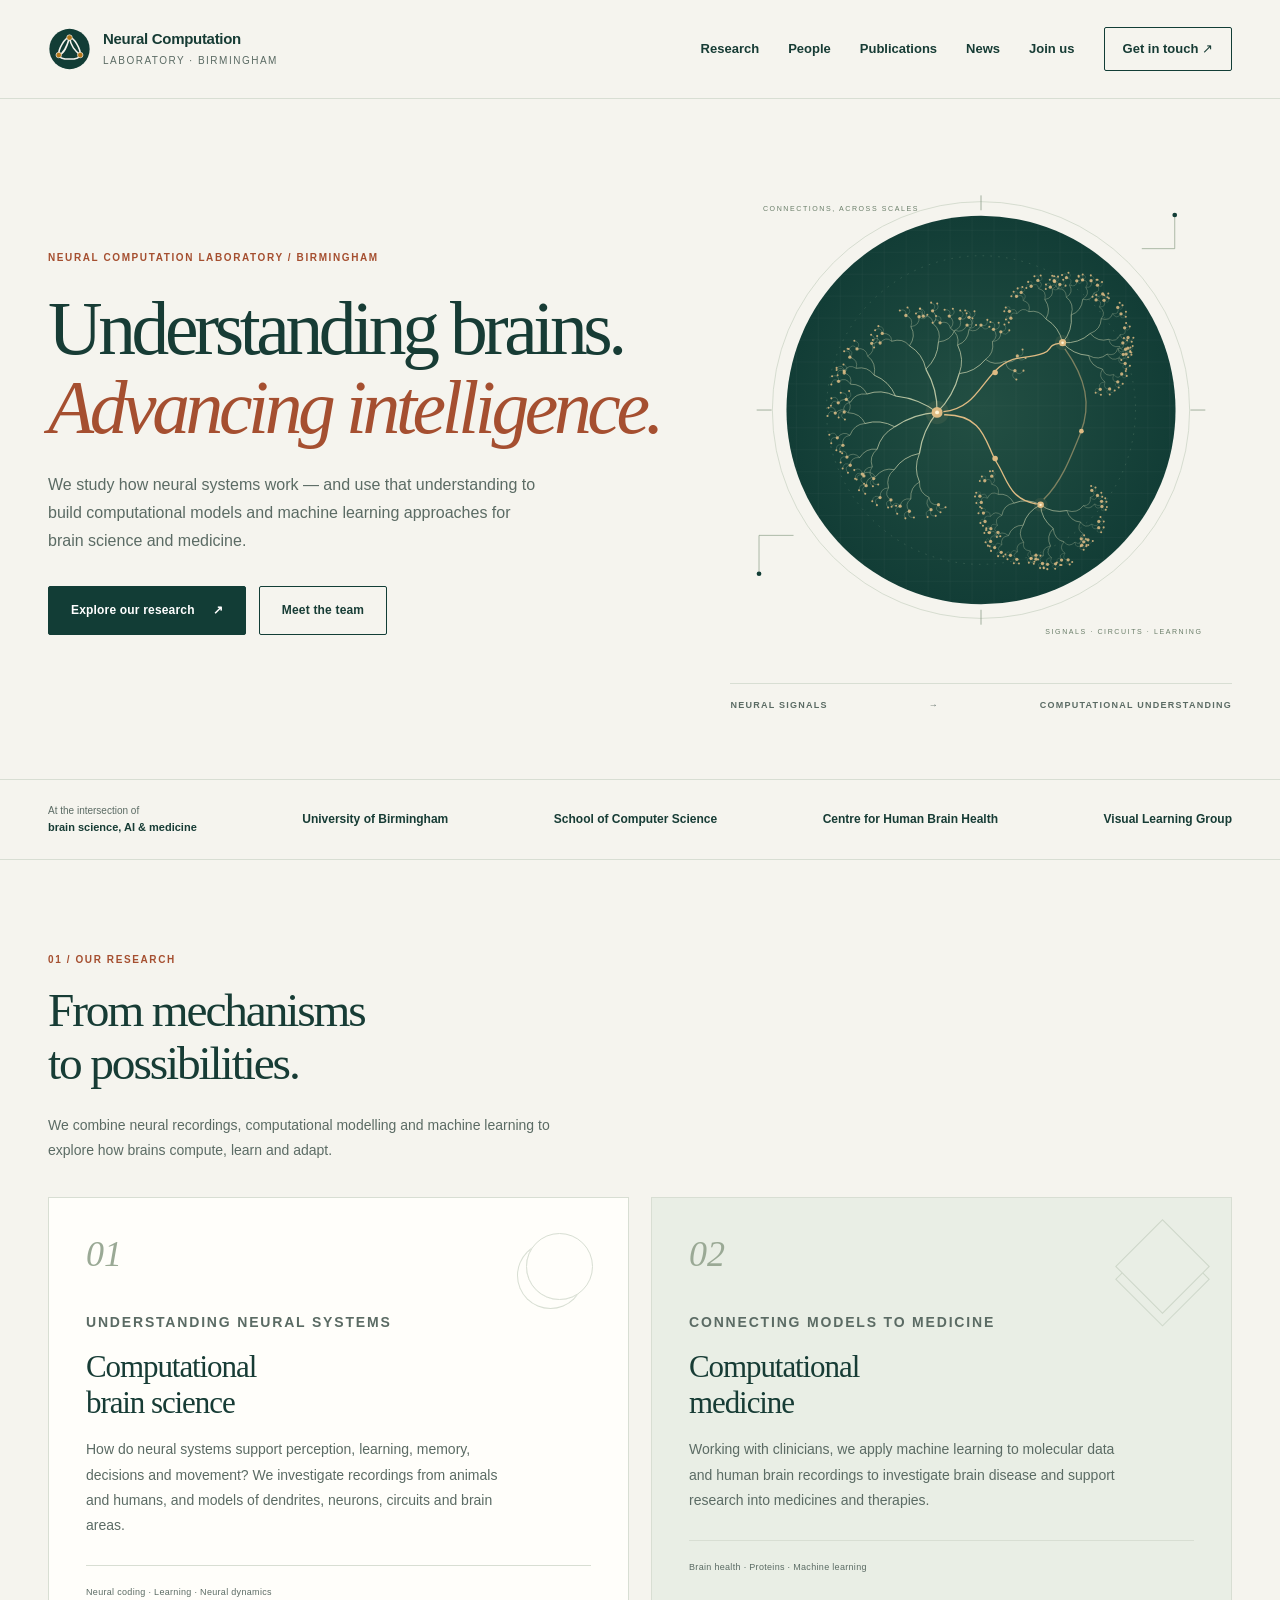
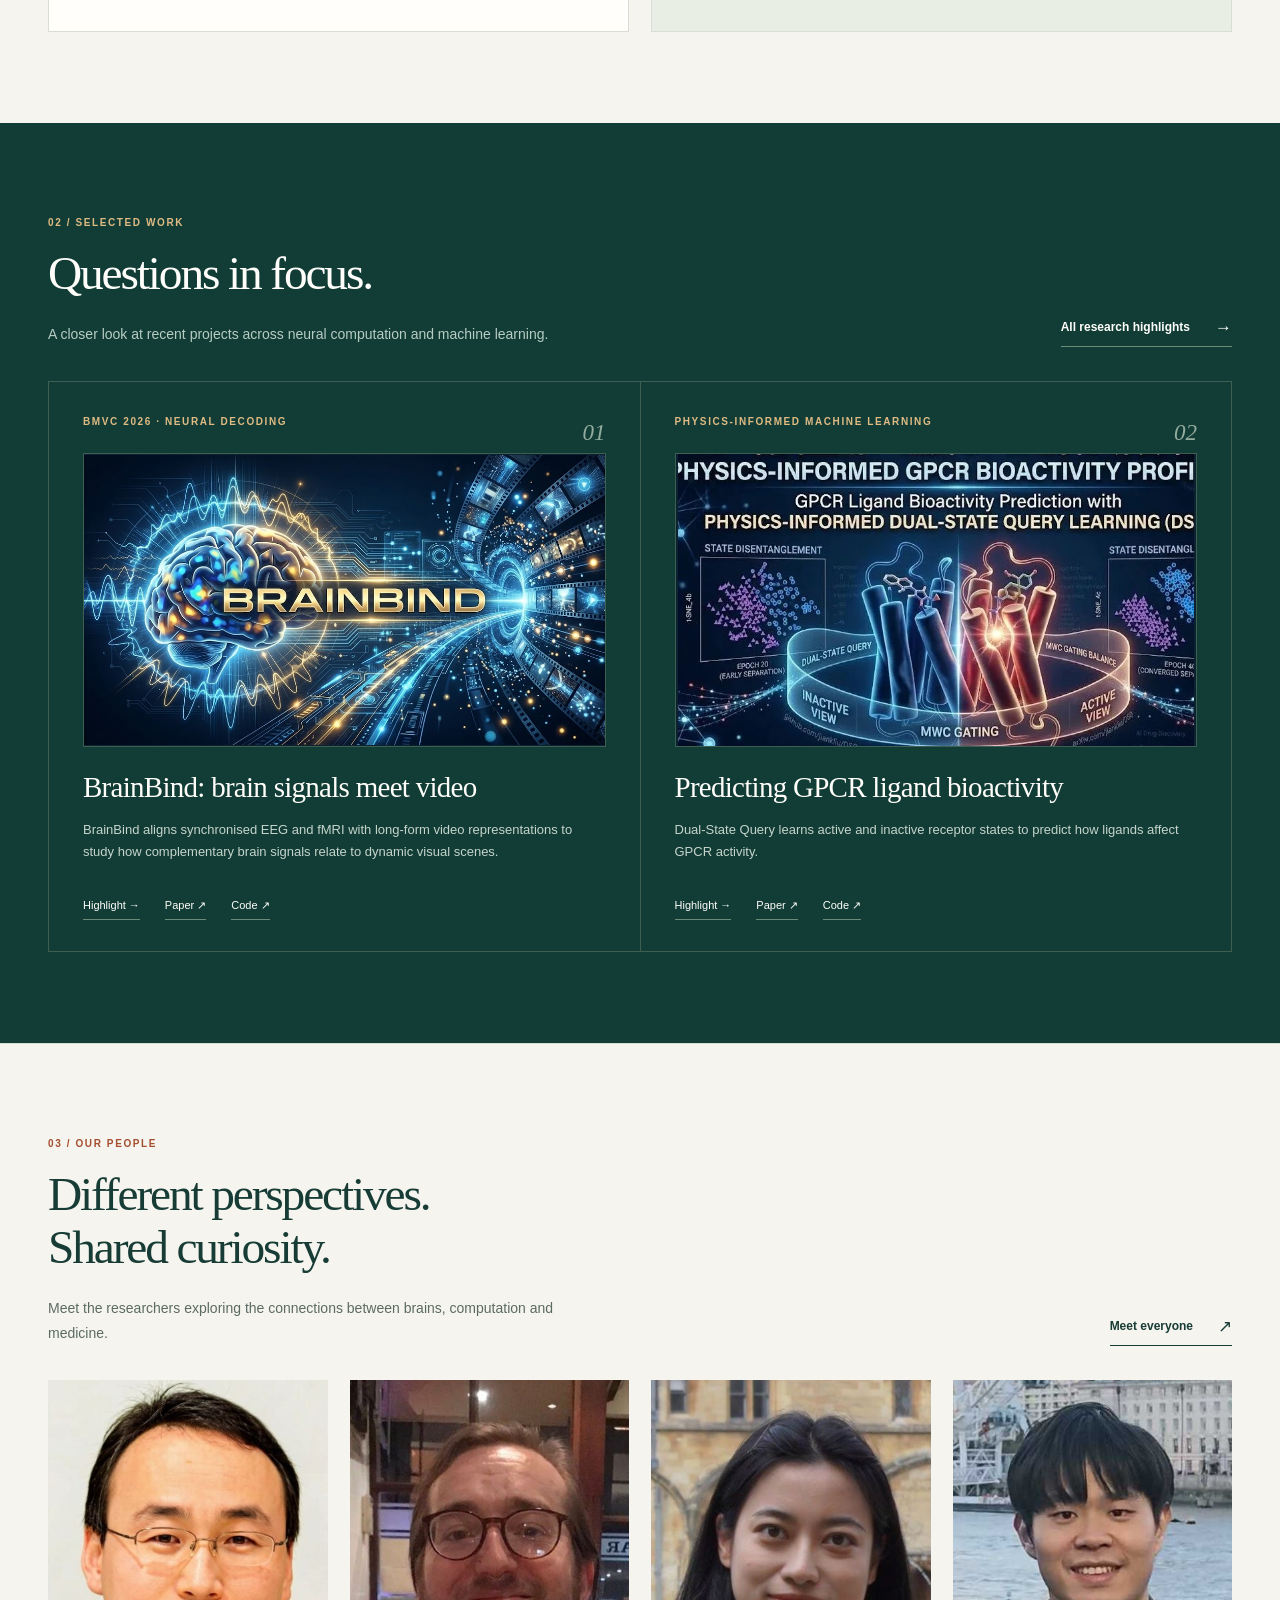
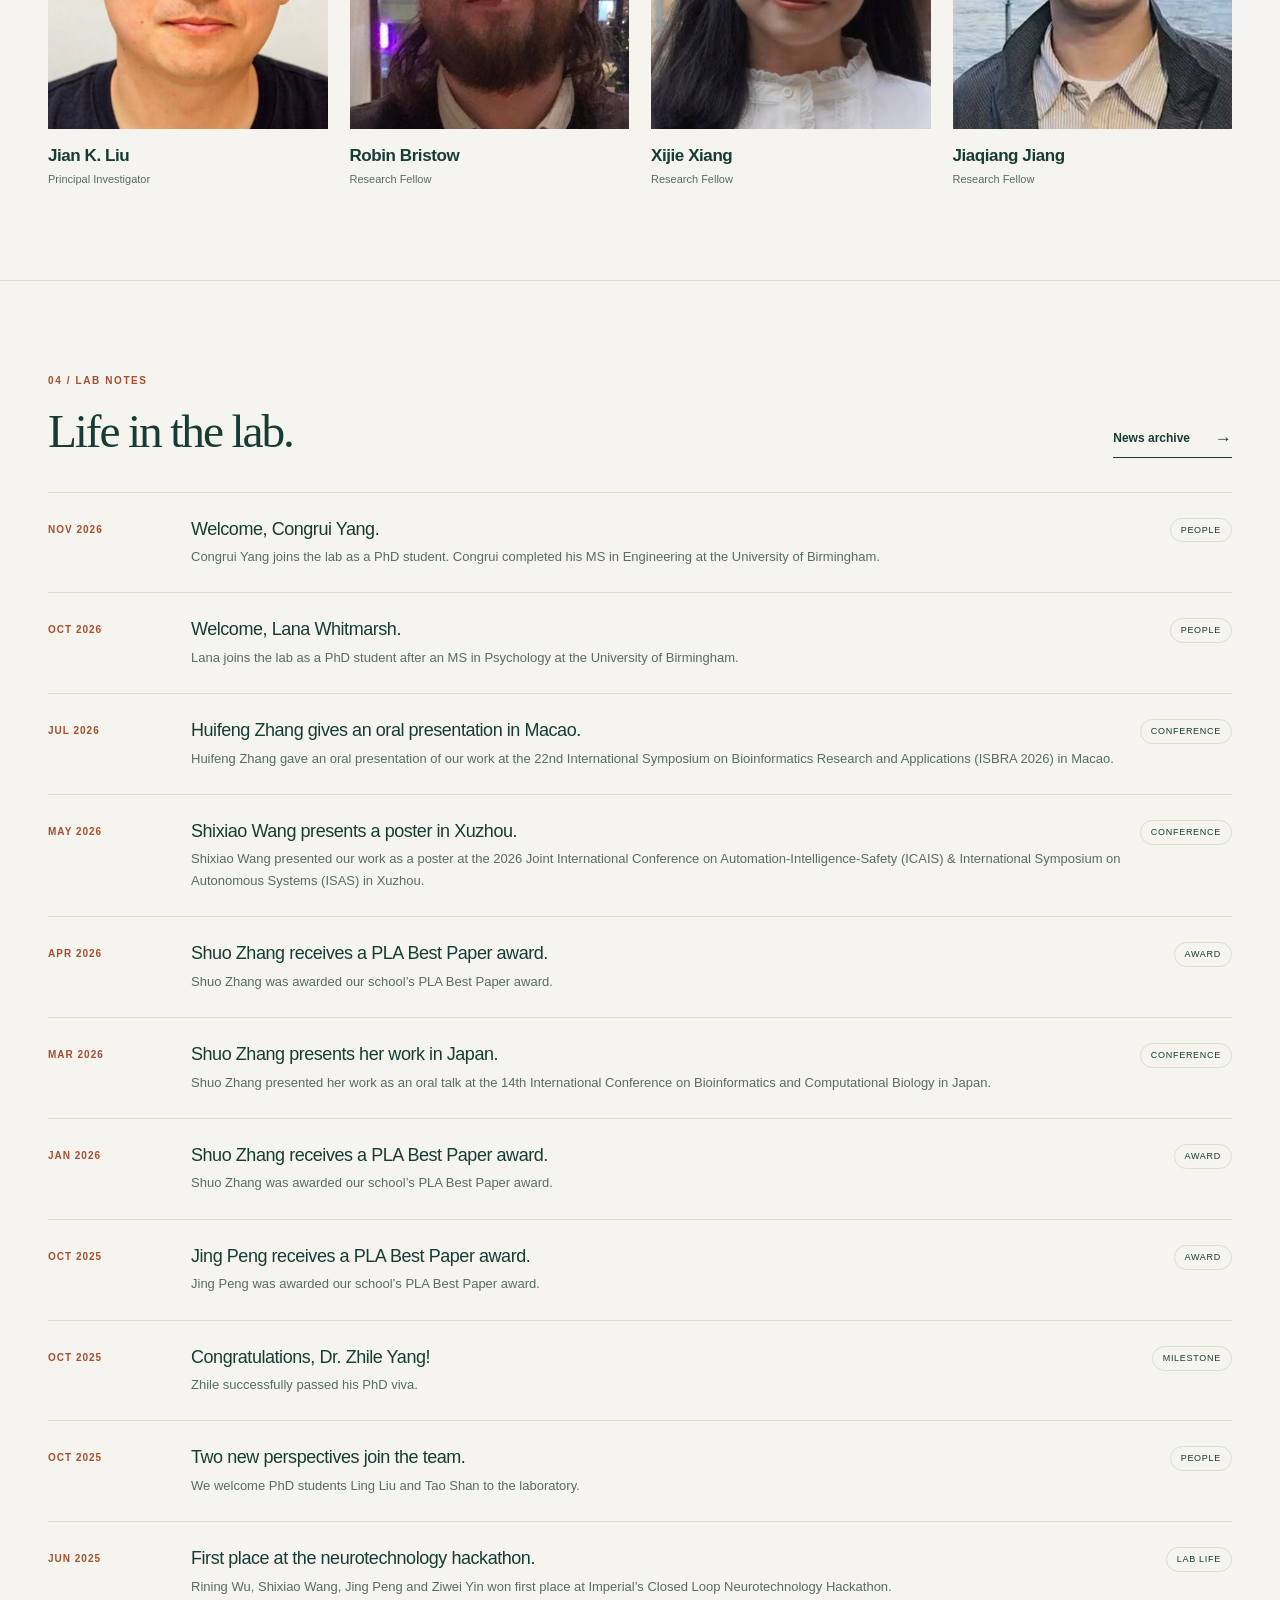
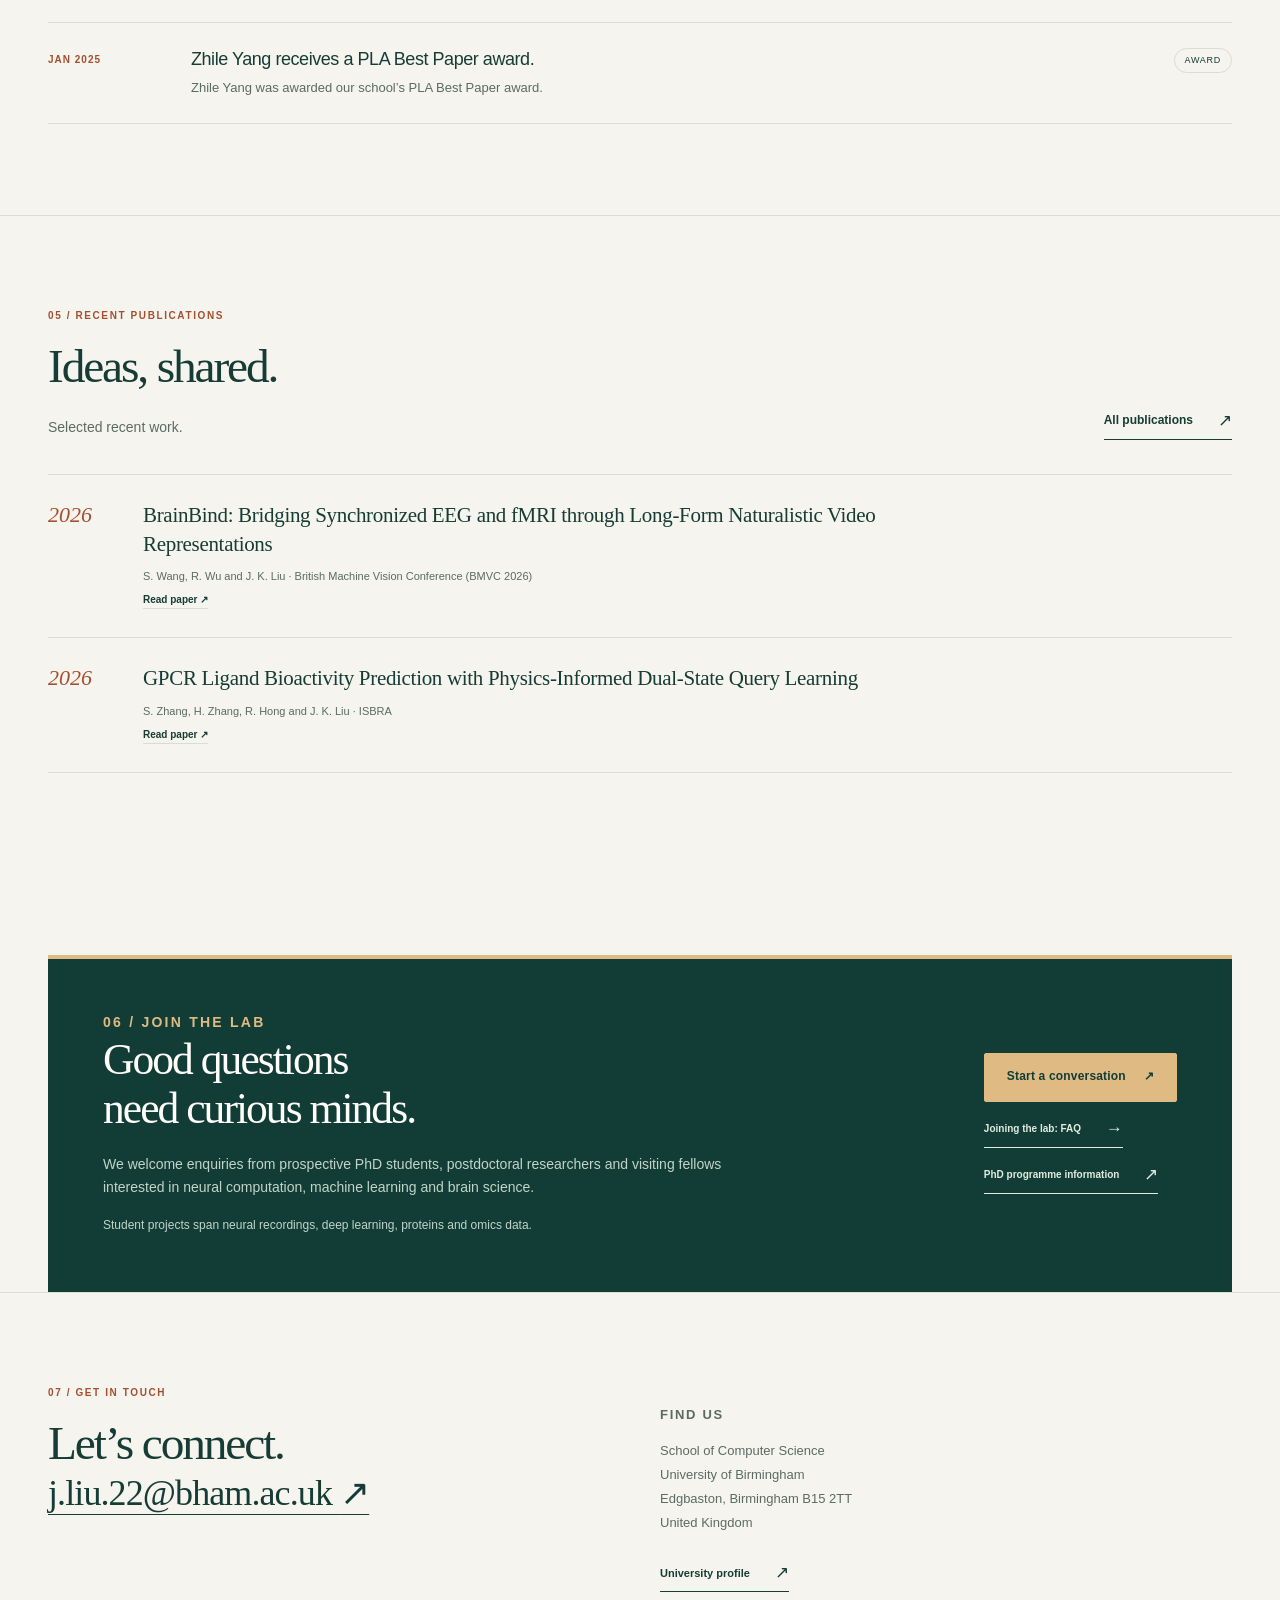
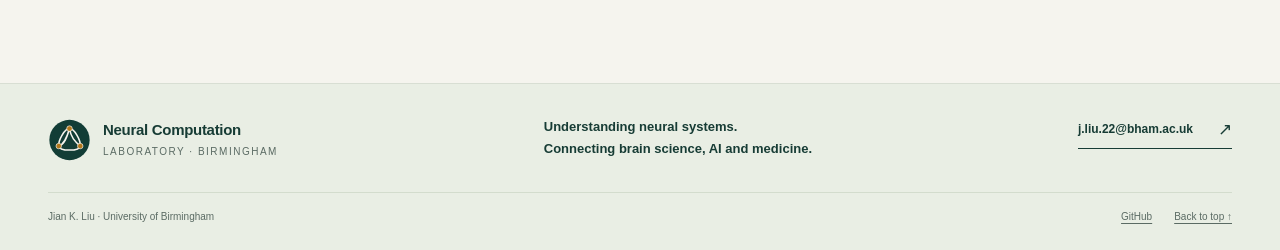
<file: index.html>
<!doctype html>
<html lang="en">
<head>
  <meta charset="utf-8">
  <meta name="viewport" content="width=device-width, initial-scale=1">
  <meta name="description" content="Neural Computation Laboratory at the University of Birmingham. Research, people and publications at the intersection of brain science, AI and medicine.">
  <meta name="theme-color" content="#123d36">
  <title>Jian K. Liu · Neural Computation Laboratory</title>
  <link rel="canonical" href="https://jiankliu.github.io/">
  <link rel="icon" href="assets/images/lab-mark.svg?v=20261026-1" type="image/svg+xml">
  <link rel="stylesheet" href="assets/css/styles.css?v=20261108-2">
  <script src="assets/js/site.js?v=20261025" defer></script>
  <script src="assets/js/selected-work.js?v=20261108-3" defer></script>
</head>
<body>
<a class="skip-link" href="#main">Skip to content</a>
<header class="site-header">
  <div class="container header-inner">
    <a class="brand" href="index.html" aria-label="Neural Computation Laboratory home">
      <img class="brand-mark" src="assets/images/lab-mark.svg?v=20261026-1" width="46" height="46" alt="">
      <span class="brand-text">Neural Computation<span class="brand-meta">Laboratory · Birmingham</span></span>
    </a>
    <button class="nav-toggle" type="button" aria-expanded="false" aria-controls="site-nav" hidden>Menu<span aria-hidden="true"></span><span aria-hidden="true"></span></button>
    <nav id="site-nav" class="nav-links" aria-label="Main navigation">
      <a href="index.html#research">Research</a>
      <a href="people.html">People</a>
      <a href="publications.html">Publications</a>
      <a href="news.html">News</a>
      <a href="index.html#join">Join us</a>
      <a class="contact-link" href="index.html#contact">Get in touch <span aria-hidden="true">↗</span></a>
    </nav>
  </div>
</header>
<main id="main">
<section class="hero" id="top">
  <div class="container hero-grid">
    <div class="hero-copy">
      <p class="eyebrow">Neural Computation Laboratory / Birmingham</p>
      <h1>Understanding brains.<br><em>Advancing intelligence.</em></h1>
      <p class="hero-intro">We study how neural systems work — and use that understanding to build computational models and machine learning approaches for brain science and medicine.</p>
      <div class="hero-actions"><a class="button button-primary" href="#research">Explore our research <span aria-hidden="true">↗</span></a><a class="button button-outline" href="people.html">Meet the team</a></div>
    </div>
    <figure class="hero-art"><img src="assets/images/neural-network.svg" width="640" height="600" alt="Illustration of interconnected neurons and signals"><figcaption class="art-caption"><span>Neural signals</span><span aria-hidden="true">→</span><span>Computational understanding</span></figcaption></figure>
  </div>
</section>
<aside class="affiliations" aria-label="Academic affiliations"><div class="container affiliations-inner"><p>At the intersection of<br><strong>brain science, AI &amp; medicine</strong></p><a href="https://www.birmingham.ac.uk/" target="_blank" rel="noopener noreferrer">University of Birmingham</a><a href="https://www.birmingham.ac.uk/schools/computer-science" target="_blank" rel="noopener noreferrer">School of Computer Science</a><a href="https://www.birmingham.ac.uk/research/centres-institutes/human-brain-health" target="_blank" rel="noopener noreferrer">Centre for Human Brain Health</a><a href="https://visiongroup-uob.github.io/" target="_blank" rel="noopener noreferrer">Visual Learning Group</a></div></aside>
<section class="section research-section" id="research"><div class="container">
<div class="section-heading"><div class="section-top"><p class="section-label">01 / Our research</p><h2>From mechanisms<br>to possibilities.</h2><p class="section-intro">We combine neural recordings, computational modelling and machine learning to explore how brains compute, learn and adapt.</p></div></div>
  <div class="research-grid">
    <article class="research-card"><span class="research-number" aria-hidden="true">01</span><div><p class="card-label">Understanding neural systems</p><h3>Computational<br>brain science</h3><p>How do neural systems support perception, learning, memory, decisions and movement? We investigate recordings from animals and humans, and models of dendrites, neurons, circuits and brain areas.</p><span class="research-tags">Neural coding · Learning · Neural dynamics</span></div></article>
    <article class="research-card"><span class="research-number" aria-hidden="true">02</span><div><p class="card-label">Connecting models to medicine</p><h3>Computational<br>medicine</h3><p>Working with clinicians, we apply machine learning to molecular data and human brain recordings to investigate brain disease and support research into medicines and therapies.</p><span class="research-tags">Brain health · Proteins · Machine learning</span></div></article>
  </div>
</div></section>
<section class="section highlights-section" id="highlights"><div class="container">
<div class="section-heading"><div class="section-top"><p class="section-label">02 / Selected work</p><h2>Questions in focus.</h2><p class="section-intro">A closer look at recent projects across neural computation and machine learning.</p></div><div class="section-actions"><a class="text-link" href="research-highlights.html">All research highlights <span aria-hidden="true">→</span></a></div></div>
  <div class="highlights-grid highlights-grid-featured" data-highlight-source="research-highlights.html"><article class="highlight-card highlight-card-featured" data-highlight-id="brainbind">
  <div class="highlight-top"><span class="highlight-kicker">BMVC 2026 · Neural decoding</span><span class="highlight-index" aria-hidden="true">01</span></div>
  <img class="highlight-card-image" src="assets/images/highlight-brainbind.png" alt="BrainBind feature artwork with a brain, neural waveforms and film strips." width="1024" height="572" loading="lazy" decoding="async">
  <h3><a href="research-highlights.html#brainbind">BrainBind: brain signals meet video</a></h3><p>BrainBind aligns synchronised EEG and fMRI with long-form video representations to study how complementary brain signals relate to dynamic visual scenes.</p>
  <div class="highlight-links"><a href="research-highlights.html#brainbind" aria-label="Read highlight: BrainBind: brain signals meet video">Highlight <span aria-hidden="true">→</span></a><a data-highlight-paper href="https://arxiv.org/abs/2611.05581" target="_blank" rel="noopener noreferrer">Paper <span aria-hidden="true">↗</span></a><a href="https://github.com/Forainest789/Brainbind" target="_blank" rel="noopener noreferrer">Code <span aria-hidden="true">↗</span></a></div>
</article>
<article class="highlight-card highlight-card-featured" data-highlight-id="gpcr-bioactivity">
  <div class="highlight-top"><span class="highlight-kicker">Physics-informed machine learning</span><span class="highlight-index" aria-hidden="true">02</span></div>
  <img class="highlight-card-image" src="assets/images/highlight-gpcr.png" alt="Dual-State Query architecture representing active and inactive GPCR states with physics-informed allosteric gating." width="773" height="437" loading="lazy" decoding="async">
  <h3><a href="research-highlights.html#gpcr-bioactivity">Predicting GPCR ligand bioactivity</a></h3><p>Dual-State Query learns active and inactive receptor states to predict how ligands affect GPCR activity.</p>
  <div class="highlight-links"><a href="research-highlights.html#gpcr-bioactivity" aria-label="Read highlight: Predicting GPCR ligand bioactivity">Highlight <span aria-hidden="true">→</span></a><a data-highlight-paper href="https://doi.org/10.48550/arXiv.2609.16468" target="_blank" rel="noopener noreferrer">Paper <span aria-hidden="true">↗</span></a><a href="https://github.com/jiankliu/DSQ" target="_blank" rel="noopener noreferrer">Code <span aria-hidden="true">↗</span></a></div>
</article></div>
</div></section>
<section class="section people-section" id="people"><div class="container">
<div class="section-heading"><div class="section-top"><p class="section-label">03 / Our people</p><h2>Different perspectives.<br>Shared curiosity.</h2><p class="section-intro">Meet the researchers exploring the connections between brains, computation and medicine.</p></div><div class="section-actions"><a class="text-link" href="people.html">Meet everyone <span aria-hidden="true">↗</span></a></div></div>
  <div class="team-grid team-preview"><article class="person-card">
<div class="portrait-wrap">
  <span class="portrait-fallback" aria-hidden="true" hidden>JK</span>
  <img class="person-photo" data-portrait src="assets/images/people/jian-k-liu.jpg" alt="Portrait of Jian K. Liu" width="428" height="640" loading="lazy" decoding="async">
</div>
  <div class="person-info"><h3>Jian K. Liu</h3><p class="person-role">Principal Investigator</p></div>
</article><article class="person-card">
<div class="portrait-wrap">
  <span class="portrait-fallback" aria-hidden="true" hidden>RB</span>
  <img class="person-photo" data-portrait src="assets/images/people/robin-bristow.jpg" alt="Portrait of Robin Bristow" width="435" height="640" loading="lazy" decoding="async">
</div>
  <div class="person-info"><h3>Robin Bristow</h3><p class="person-role">Research Fellow</p></div>
</article><article class="person-card">
<div class="portrait-wrap">
  <span class="portrait-fallback" aria-hidden="true" hidden>XX</span>
  <img class="person-photo" data-portrait src="assets/images/people/xijie-xiang.jpg" alt="Portrait of Xijie Xiang" width="434" height="640" loading="lazy" decoding="async">
</div>
  <div class="person-info"><h3>Xijie Xiang</h3><p class="person-role">Research Fellow</p></div>
</article><article class="person-card">
<div class="portrait-wrap">
  <span class="portrait-fallback" aria-hidden="true" hidden>JJ</span>
  <img class="person-photo" data-portrait src="assets/images/people/jiaqiang-jiang.jpg" alt="Portrait of Jiaqiang Jiang" width="3420" height="1924" loading="lazy" decoding="async" style="position:absolute;max-width:none;width:890.625%;height:400.833%;left:-436.979%;top:-188.333%;object-fit:fill;transform-origin:54.6784% 59.4595%">
</div>
  <div class="person-info"><h3>Jiaqiang Jiang</h3><p class="person-role">Research Fellow</p></div>
</article></div>
</div></section>
<section class="section news-section" id="news"><div class="container"><span id="about" class="anchor-target" aria-hidden="true"></span>
<div class="section-heading"><div class="section-top"><p class="section-label">04 / Lab notes</p><h2>Life in the lab.</h2></div><div class="section-actions"><a class="text-link" href="news.html">News archive <span aria-hidden="true">→</span></a></div></div>
  <div class="news-list">
    <article class="news-row"><time class="news-date" datetime="2026-11">Nov 2026</time><div class="news-copy"><h3>Welcome, Congrui Yang.</h3><p>Congrui Yang joins the lab as a PhD student. Congrui completed his MS in Engineering at the University of Birmingham.</p></div><span class="news-tag">People</span></article>
    <article class="news-row"><time class="news-date" datetime="2026-10">Oct 2026</time><div class="news-copy"><h3>Welcome, Lana Whitmarsh.</h3><p>Lana joins the lab as a PhD student after an MS in Psychology at the University of Birmingham.</p></div><span class="news-tag">People</span></article>
    <article class="news-row"><time class="news-date" datetime="2026-07">Jul 2026</time><div class="news-copy"><h3>Huifeng Zhang gives an oral presentation in Macao.</h3><p>Huifeng Zhang gave an oral presentation of our work at the 22nd International Symposium on Bioinformatics Research and Applications (ISBRA 2026) in Macao.</p></div><span class="news-tag">Conference</span></article>
    <article class="news-row"><time class="news-date" datetime="2026-05">May 2026</time><div class="news-copy"><h3>Shixiao Wang presents a poster in Xuzhou.</h3><p>Shixiao Wang presented our work as a poster at the 2026 Joint International Conference on Automation-Intelligence-Safety (ICAIS) &amp; International Symposium on Autonomous Systems (ISAS) in Xuzhou.</p></div><span class="news-tag">Conference</span></article>
    <article class="news-row"><time class="news-date" datetime="2026-04">Apr 2026</time><div class="news-copy"><h3>Shuo Zhang receives a PLA Best Paper award.</h3><p>Shuo Zhang was awarded our school’s PLA Best Paper award.</p></div><span class="news-tag">Award</span></article>
    <article class="news-row"><time class="news-date" datetime="2026-03">Mar 2026</time><div class="news-copy"><h3>Shuo Zhang presents her work in Japan.</h3><p>Shuo Zhang presented her work as an oral talk at the 14th International Conference on Bioinformatics and Computational Biology in Japan.</p></div><span class="news-tag">Conference</span></article>
    <article class="news-row"><time class="news-date" datetime="2026-01">Jan 2026</time><div class="news-copy"><h3>Shuo Zhang receives a PLA Best Paper award.</h3><p>Shuo Zhang was awarded our school’s PLA Best Paper award.</p></div><span class="news-tag">Award</span></article>
    <article class="news-row"><time class="news-date" datetime="2025-10">Oct 2025</time><div class="news-copy"><h3>Jing Peng receives a PLA Best Paper award.</h3><p>Jing Peng was awarded our school’s PLA Best Paper award.</p></div><span class="news-tag">Award</span></article>
    <article class="news-row"><time class="news-date" datetime="2025-10">Oct 2025</time><div class="news-copy"><h3>Congratulations, Dr. Zhile Yang!</h3><p>Zhile successfully passed his PhD viva.</p></div><span class="news-tag">Milestone</span></article>
    <article class="news-row"><time class="news-date" datetime="2025-10">Oct 2025</time><div class="news-copy"><h3>Two new perspectives join the team.</h3><p>We welcome PhD students Ling Liu and Tao Shan to the laboratory.</p></div><span class="news-tag">People</span></article>
    <article class="news-row"><time class="news-date" datetime="2025-06">Jun 2025</time><div class="news-copy"><h3>First place at the neurotechnology hackathon.</h3><p>Rining Wu, Shixiao Wang, Jing Peng and Ziwei Yin won first place at Imperial’s Closed Loop Neurotechnology Hackathon.</p></div><span class="news-tag">Lab life</span></article>
    <article class="news-row"><time class="news-date" datetime="2025-01">Jan 2025</time><div class="news-copy"><h3>Zhile Yang receives a PLA Best Paper award.</h3><p>Zhile Yang was awarded our school’s PLA Best Paper award.</p></div><span class="news-tag">Award</span></article>
  </div>
</div></section>
<section class="section publications-section" id="publications"><div class="container">
<div class="section-heading"><div class="section-top"><p class="section-label">05 / Recent publications</p><h2>Ideas, shared.</h2><p class="section-intro">Selected recent work.</p></div><div class="section-actions"><a class="text-link" href="publications.html">All publications <span aria-hidden="true">↗</span></a></div></div>
  <ol class="publication-list" data-selected-publications data-publication-source="publications.html"><li class="publication-item">
  <span class="publication-year">2026</span>
  <div class="publication-body"><h3 class="publication-title">BrainBind: Bridging Synchronized EEG and fMRI through Long-Form Naturalistic Video Representations</h3><p class="publication-meta">S. Wang, R. Wu and J. K. Liu · British Machine Vision Conference (BMVC 2026)</p><a class="publication-link" href="https://arxiv.org/abs/2611.05581" aria-label="Read BrainBind: Bridging Synchronized EEG and fMRI through Long-Form Naturalistic Video Representations" target="_blank" rel="noopener noreferrer">Read paper <span aria-hidden="true">↗</span></a></div>
</li><li class="publication-item">
  <span class="publication-year">2026</span>
  <div class="publication-body"><h3 class="publication-title">GPCR Ligand Bioactivity Prediction with Physics-Informed Dual-State Query Learning</h3><p class="publication-meta">S. Zhang, H. Zhang, R. Hong and J. K. Liu · ISBRA</p><a class="publication-link" href="https://doi.org/10.48550/arXiv.2609.16468" aria-label="Read GPCR Ligand Bioactivity Prediction with Physics-Informed Dual-State Query Learning" target="_blank" rel="noopener noreferrer">Read paper <span aria-hidden="true">↗</span></a></div>
</li></ol>
</div></section>
<section class="section join-section" id="join"><div class="container"><div class="join-panel">
  <div class="join-copy"><p class="section-label">06 / Join the lab</p><h2>Good questions<br>need curious minds.</h2><p>We welcome enquiries from prospective PhD students, postdoctoral researchers and visiting fellows interested in neural computation, machine learning and brain science.</p><p class="join-detail" id="projects">Student projects span neural recordings, deep learning, proteins and omics data.</p></div>
  <div class="join-actions"><a class="button button-light" href="mailto:j.liu.22@bham.ac.uk">Start a conversation <span aria-hidden="true">↗</span></a><a class="text-link" href="join-us.html">Joining the lab: FAQ <span aria-hidden="true">→</span></a><a class="text-link" href="https://www.birmingham.ac.uk/study/postgraduate/subjects/computer-science-and-data-science-courses/computer-science-phd" target="_blank" rel="noopener noreferrer">PhD programme information <span aria-hidden="true">↗</span></a></div>
</div></div></section>
<section class="section contact-section" id="contact"><div class="container contact-grid">
  <div><p class="section-label">07 / Get in touch</p><h2>Let’s connect.</h2><a class="contact-email" href="mailto:j.liu.22@bham.ac.uk">j.liu.22@bham.ac.uk <span aria-hidden="true">↗</span></a></div>
  <div class="contact-block"><p class="card-label">Find us</p><address>School of Computer Science<br>University of Birmingham<br>Edgbaston, Birmingham B15 2TT<br>United Kingdom</address><a class="text-link" href="https://www.birmingham.ac.uk/staff/profiles/computer-science/academic-staff/liu-jian" target="_blank" rel="noopener noreferrer">University profile <span aria-hidden="true">↗</span></a></div>
</div></section>
</main>
<footer class="site-footer">
  <div class="container footer-inner">
    <a class="brand footer-brand" href="index.html">
      <img class="brand-mark" src="assets/images/lab-mark.svg?v=20261026-1" width="46" height="46" alt="">
      <span class="brand-text">Neural Computation<span class="brand-meta">Laboratory · Birmingham</span></span>
    </a>
    <p>Understanding neural systems.<br>Connecting brain science, AI and medicine.</p>
    <a class="text-link" href="mailto:j.liu.22@bham.ac.uk">j.liu.22@bham.ac.uk <span aria-hidden="true">↗</span></a>
  </div>
  <div class="container footer-bottom">
    <span>Jian K. Liu · University of Birmingham</span>
    <div><a href="https://github.com/jiankliu" target="_blank" rel="noopener noreferrer">GitHub</a><a href="index.html#top">Back to top ↑</a></div>
  </div>
</footer>
</body>
</html>
</file>
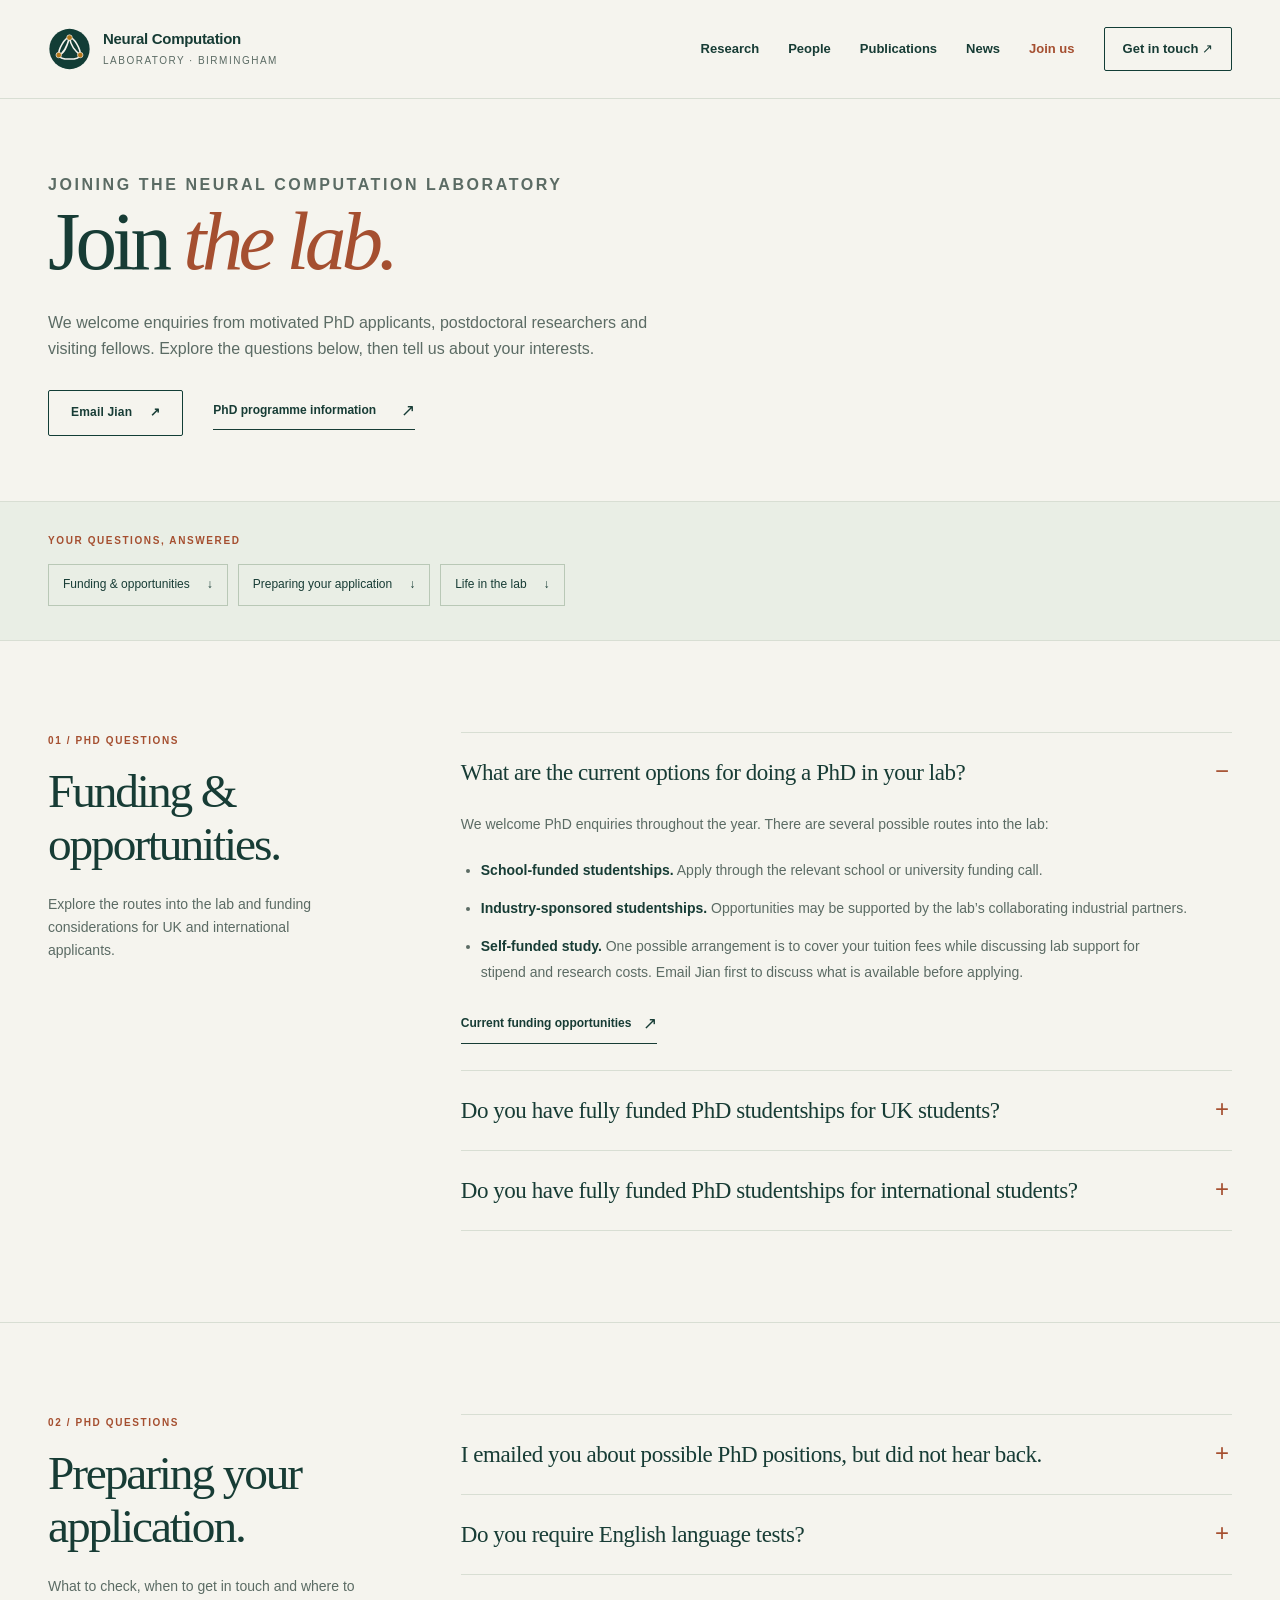
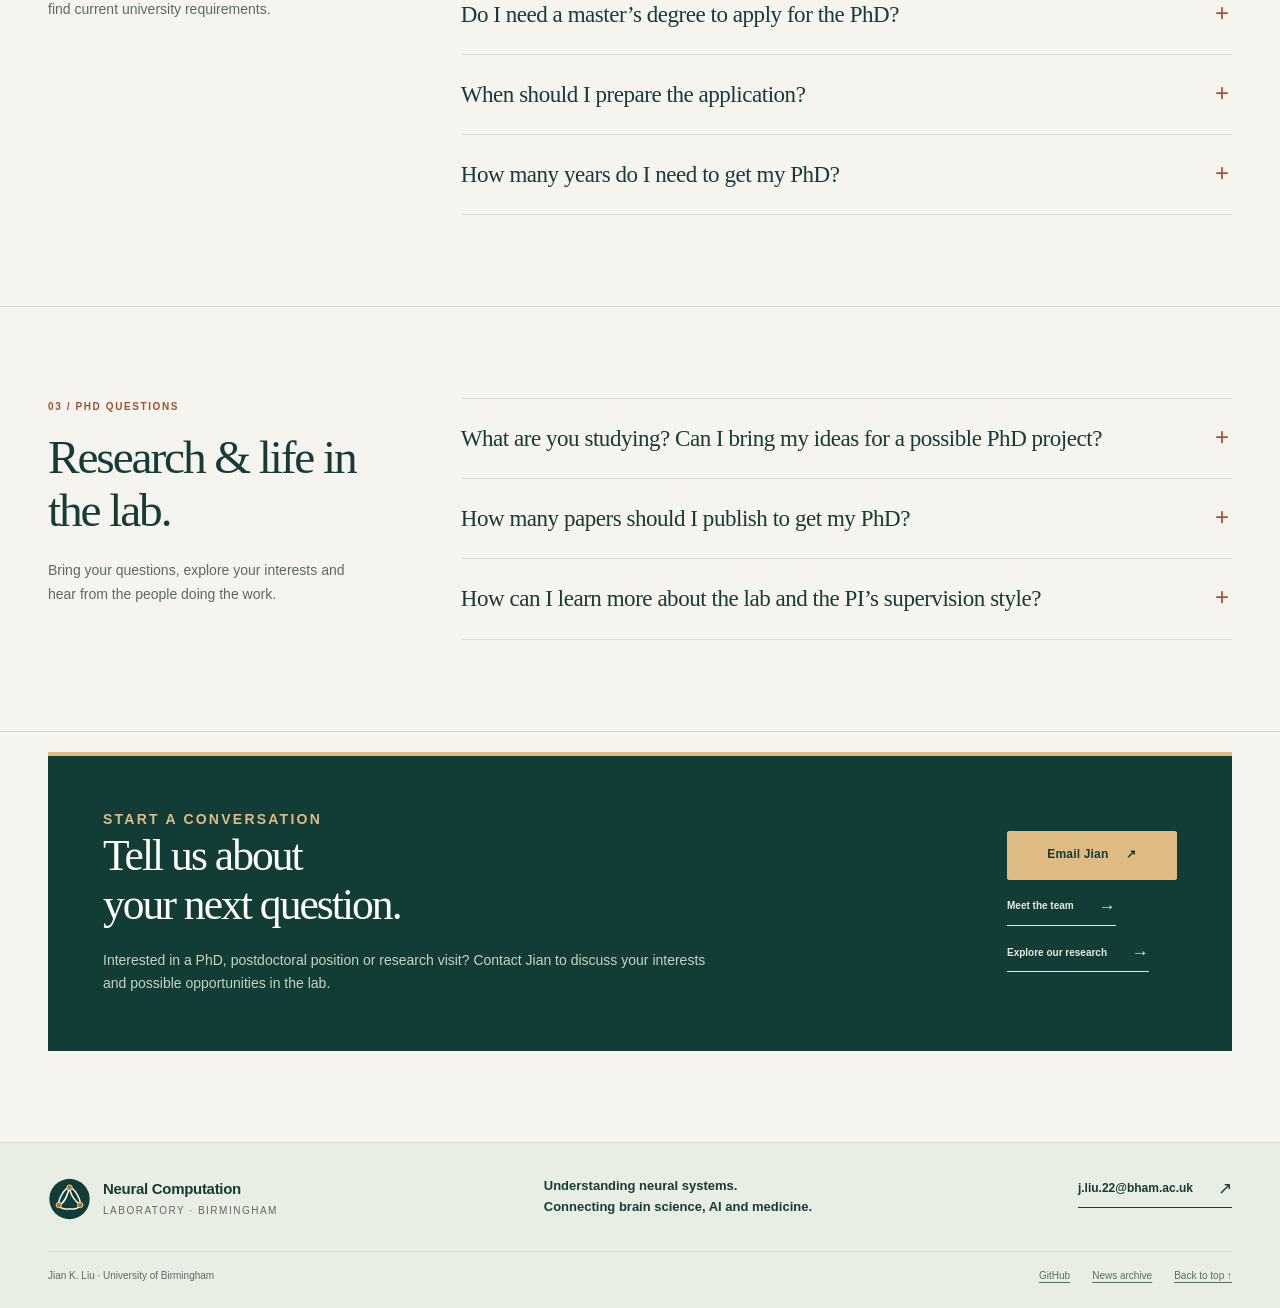
<file: join-us.html>
<!doctype html>
<html lang="en">
<head>
  <meta charset="utf-8">
  <meta name="viewport" content="width=device-width, initial-scale=1">
  <meta name="description" content="Joining the Neural Computation Laboratory: PhD funding, applications, research and lab life, with current university guidance.">
  <meta name="theme-color" content="#123d36">
  <title>Join the lab · Neural Computation Laboratory</title>
  <link rel="canonical" href="https://jiankliu.github.io/join-us.html">
  <link rel="icon" href="assets/images/lab-mark.svg?v=20261026-1" type="image/svg+xml">
  <link rel="stylesheet" href="assets/css/styles.css?v=20261025-5">
  <script src="assets/js/site.js?v=20261025" defer></script>
</head>
<body>
<a class="skip-link" href="#main">Skip to content</a>
<header class="site-header">
  <div class="container header-inner">
    <a class="brand" href="index.html" aria-label="Neural Computation Laboratory home">
      <img class="brand-mark" src="assets/images/lab-mark.svg?v=20261026-1" width="46" height="46" alt="">
      <span class="brand-text">Neural Computation<span class="brand-meta">Laboratory · Birmingham</span></span>
    </a>
    <button class="nav-toggle" type="button" aria-expanded="false" aria-controls="site-nav" hidden>Menu<span aria-hidden="true"></span><span aria-hidden="true"></span></button>
    <nav id="site-nav" class="nav-links" aria-label="Main navigation">
      <a href="index.html#research">Research</a>
      <a href="people.html">People</a>
      <a href="publications.html">Publications</a>
      <a href="news.html">News</a>
      <a href="join-us.html" aria-current="page">Join us</a>
      <a class="contact-link" href="index.html#contact">Get in touch <span aria-hidden="true">↗</span></a>
    </nav>
  </div>
</header>
<main id="main">
<section class="page-hero join-hero" id="top"><div class="container page-hero-inner"><p class="eyebrow">Joining the Neural Computation Laboratory</p><h1>Join <em>the lab.</em></h1><p class="page-intro">We welcome enquiries from motivated PhD applicants, postdoctoral researchers and visiting fellows. Explore the questions below, then tell us about your interests.</p><div class="profile-links"><a class="button button-outline" href="mailto:j.liu.22@bham.ac.uk">Email Jian <span aria-hidden="true">↗</span></a><a class="text-link" href="https://www.birmingham.ac.uk/study/postgraduate/subjects/computer-science-and-data-science-courses/computer-science-phd" target="_blank" rel="noopener noreferrer">PhD programme information <span aria-hidden="true">↗</span></a></div></div></section>
<nav class="highlight-jump-nav" aria-label="Explore the joining FAQ"><div class="container"><p class="section-label">Your questions, answered</p><div class="highlight-jump-links"><a href="#funding">Funding &amp; opportunities <span aria-hidden="true">↓</span></a><a href="#applying">Preparing your application <span aria-hidden="true">↓</span></a><a href="#lab-life">Life in the lab <span aria-hidden="true">↓</span></a></div></div></nav>
<section class="section faq-group" id="funding" aria-labelledby="funding-heading"><div class="container faq-group-grid">
  <div class="faq-group-heading"><p class="section-label">01 / PhD questions</p><h2 id="funding-heading">Funding &amp; opportunities.</h2><p>Explore the routes into the lab and funding considerations for UK and international applicants.</p></div>
  <div class="faq-list"><details class="faq-item" id="phd-routes" open>
  <summary><h3>What are the current options for doing a PhD in your lab?</h3><span class="faq-toggle" aria-hidden="true"></span></summary>
  <div class="faq-answer"><p>We welcome PhD enquiries throughout the year. There are several possible routes into the lab:</p><ul><li><strong>School-funded studentships.</strong> Apply through the relevant school or university funding call.</li><li><strong>Industry-sponsored studentships.</strong> Opportunities may be supported by the lab’s collaborating industrial partners.</li><li><strong>Self-funded study.</strong> One possible arrangement is to cover your tuition fees while discussing lab support for stipend and research costs. Email Jian first to discuss what is available before applying.</li></ul><div class="faq-links"><a class="text-link" href="https://www.birmingham.ac.uk/study/postgraduate/research/funding" target="_blank" rel="noopener noreferrer">Current funding opportunities <span aria-hidden="true">↗</span></a></div></div>
</details><details class="faq-item" id="uk-funding">
  <summary><h3>Do you have fully funded PhD studentships for UK students?</h3><span class="faq-toggle" aria-hidden="true"></span></summary>
  <div class="faq-answer"><p>UK applicants are welcome to enquire about funded studentships. Availability, coverage, eligibility and deadlines depend on the specific opportunity; check the advertised award and discuss options with Jian.</p><div class="faq-links"><a class="text-link" href="https://www.birmingham.ac.uk/study/postgraduate/research/funding" target="_blank" rel="noopener noreferrer">University funding guidance <span aria-hidden="true">↗</span></a></div></div>
</details><details class="faq-item" id="international-funding">
  <summary><h3>Do you have fully funded PhD studentships for international students?</h3><span class="faq-toggle" aria-hidden="true"></span></summary>
  <div class="faq-answer"><p>International applicants are welcome. Check the particular studentship for nationality or fee-status eligibility and whether international tuition fees are fully covered. Contact Jian to discuss suitable opportunities.</p><div class="faq-links"><a class="text-link" href="https://www.birmingham.ac.uk/study/postgraduate/research/funding" target="_blank" rel="noopener noreferrer">University funding guidance <span aria-hidden="true">↗</span></a></div></div>
</details></div>
</div></section><section class="section faq-group" id="applying" aria-labelledby="applying-heading"><div class="container faq-group-grid">
  <div class="faq-group-heading"><p class="section-label">02 / PhD questions</p><h2 id="applying-heading">Preparing your application.</h2><p>What to check, when to get in touch and where to find current university requirements.</p></div>
  <div class="faq-list"><details class="faq-item" id="email-follow-up">
  <summary><h3>I emailed you about possible PhD positions, but did not hear back.</h3><span class="faq-toggle" aria-hidden="true"></span></summary>
  <div class="faq-answer"><p>Jian receives a large number of enquiries. Please read this FAQ first, and follow up by email after several weeks if you have not heard back.</p></div>
</details><details class="faq-item" id="english-language">
  <summary><h3>Do you require English language tests?</h3><span class="faq-toggle" aria-hidden="true"></span></summary>
  <div class="faq-answer"><p>Applicants must meet the University’s current English language requirements for the Computer Science PhD. Use the programme page for accepted tests, current scores and any applicable alternatives.</p><div class="faq-links"><a class="text-link" href="https://www.birmingham.ac.uk/study/postgraduate/subjects/computer-science-and-data-science-courses/computer-science-phd" target="_blank" rel="noopener noreferrer">Current English language requirements <span aria-hidden="true">↗</span></a></div></div>
</details><details class="faq-item" id="masters-degree">
  <summary><h3>Do I need a master’s degree to apply for the PhD?</h3><span class="faq-toggle" aria-hidden="true"></span></summary>
  <div class="faq-answer"><p>A master’s degree is not a blanket prerequisite in the current Computer Science PhD entry requirements. Please check the programme page for the degree requirements and equivalent international qualifications, and contact admissions if your circumstances need clarification.</p><div class="faq-links"><a class="text-link" href="https://www.birmingham.ac.uk/study/postgraduate/subjects/computer-science-and-data-science-courses/computer-science-phd" target="_blank" rel="noopener noreferrer">Academic entry requirements <span aria-hidden="true">↗</span></a></div></div>
</details><details class="faq-item" id="application-timing">
  <summary><h3>When should I prepare the application?</h3><span class="faq-toggle" aria-hidden="true"></span></summary>
  <div class="faq-answer"><p>Get in touch when you are ready to discuss your research interests. Own-proposal applications are accepted throughout the year, while advertised projects and funding calls have their own deadlines. Allow time for the application and supporting documents.</p><div class="faq-links"><a class="text-link" href="https://www.birmingham.ac.uk/study/postgraduate/research/how-to-apply" target="_blank" rel="noopener noreferrer">How to apply <span aria-hidden="true">↗</span></a><a class="text-link" href="https://www.birmingham.ac.uk/study/postgraduate/research/how-to-apply/findaphd" target="_blank" rel="noopener noreferrer">Advertised research projects <span aria-hidden="true">↗</span></a></div></div>
</details><details class="faq-item" id="phd-duration">
  <summary><h3>How many years do I need to get my PhD?</h3><span class="faq-toggle" aria-hidden="true"></span></summary>
  <div class="faq-answer"><p>The University currently describes the Computer Science PhD as typically three years full-time. Studentship funding periods and any writing-up arrangements vary; check your programme and funding offer. Discuss part-time study and its duration with admissions.</p><div class="faq-links"><a class="text-link" href="https://www.birmingham.ac.uk/study/postgraduate/subjects/computer-science-and-data-science-courses/computer-science-phd" target="_blank" rel="noopener noreferrer">Programme and study options <span aria-hidden="true">↗</span></a></div></div>
</details></div>
</div></section><section class="section faq-group" id="lab-life" aria-labelledby="lab-life-heading"><div class="container faq-group-grid">
  <div class="faq-group-heading"><p class="section-label">03 / PhD questions</p><h2 id="lab-life-heading">Research &amp; life in the lab.</h2><p>Bring your questions, explore your interests and hear from the people doing the work.</p></div>
  <div class="faq-list"><details class="faq-item" id="project-ideas">
  <summary><h3>What are you studying? Can I bring my ideas for a possible PhD project?</h3><span class="faq-toggle" aria-hidden="true"></span></summary>
  <div class="faq-answer"><p>Yes. You are welcome to bring your own ideas and projects. The lab works across neural computation and machine learning with collaborators worldwide, and develops an individual research plan with each member. Explore the research and highlights pages to find shared interests.</p><div class="faq-links"><a class="text-link" href="index.html#research">Research areas <span aria-hidden="true">→</span></a><a class="text-link" href="research-highlights.html">Research highlights <span aria-hidden="true">→</span></a></div></div>
</details><details class="faq-item" id="publications">
  <summary><h3>How many papers should I publish to get my PhD?</h3><span class="faq-toggle" aria-hidden="true"></span></summary>
  <div class="faq-answer"><p>The lab does not set a fixed publication count. We support publishing work when it is ready, and publications can help communicate your research and support future academic or industry applications. Degree requirements are determined by the University.</p></div>
</details><details class="faq-item" id="working-style">
  <summary><h3>How can I learn more about the lab and the PI’s supervision style?</h3><span class="faq-toggle" aria-hidden="true"></span></summary>
  <div class="faq-answer"><p>Please contact current lab members. They can share their experience of the research environment, working with the PI and life in the lab.</p><div class="faq-links"><a class="text-link" href="people.html">Meet the team <span aria-hidden="true">→</span></a></div></div>
</details></div>
</div></section>
<section class="section join-contact-section" aria-labelledby="joining-contact-heading"><div class="container"><div class="join-panel"><div><p class="section-label">Start a conversation</p><h2 id="joining-contact-heading">Tell us about<br>your next question.</h2><p>Interested in a PhD, postdoctoral position or research visit? Contact Jian to discuss your interests and possible opportunities in the lab.</p></div><div class="join-actions"><a class="button button-light" href="mailto:j.liu.22@bham.ac.uk">Email Jian <span aria-hidden="true">↗</span></a><a class="text-link" href="people.html">Meet the team <span aria-hidden="true">→</span></a><a class="text-link" href="research-highlights.html">Explore our research <span aria-hidden="true">→</span></a></div></div></div></section>
</main>
<footer class="site-footer">
  <div class="container footer-inner">
    <a class="brand footer-brand" href="index.html">
      <img class="brand-mark" src="assets/images/lab-mark.svg?v=20261026-1" width="46" height="46" alt="">
      <span class="brand-text">Neural Computation<span class="brand-meta">Laboratory · Birmingham</span></span>
    </a>
    <p>Understanding neural systems.<br>Connecting brain science, AI and medicine.</p>
    <a class="text-link" href="mailto:j.liu.22@bham.ac.uk">j.liu.22@bham.ac.uk <span aria-hidden="true">↗</span></a>
  </div>
  <div class="container footer-bottom">
    <span>Jian K. Liu · University of Birmingham</span>
    <div><a href="https://github.com/jiankliu" target="_blank" rel="noopener noreferrer">GitHub</a><a href="news.html">News archive</a><a href="#top">Back to top ↑</a></div>
  </div>
</footer>
</body>
</html>
</file>
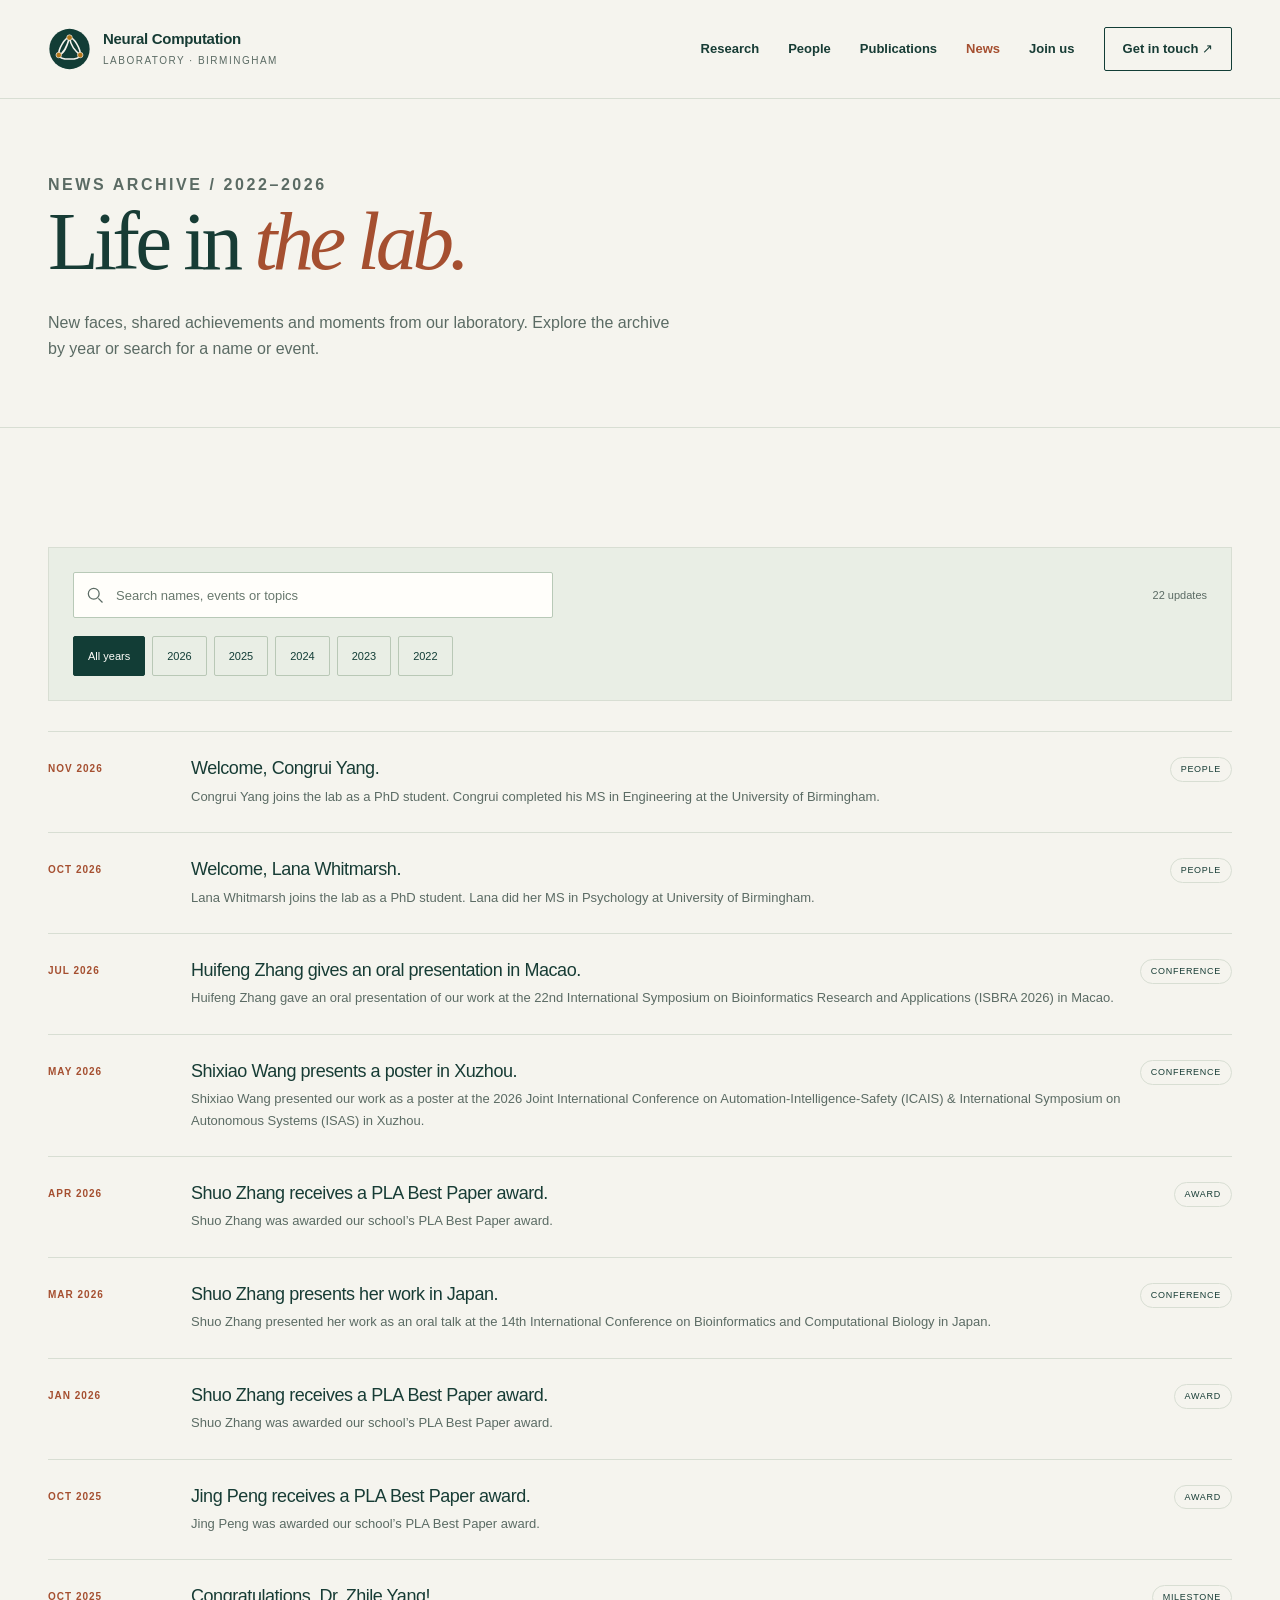
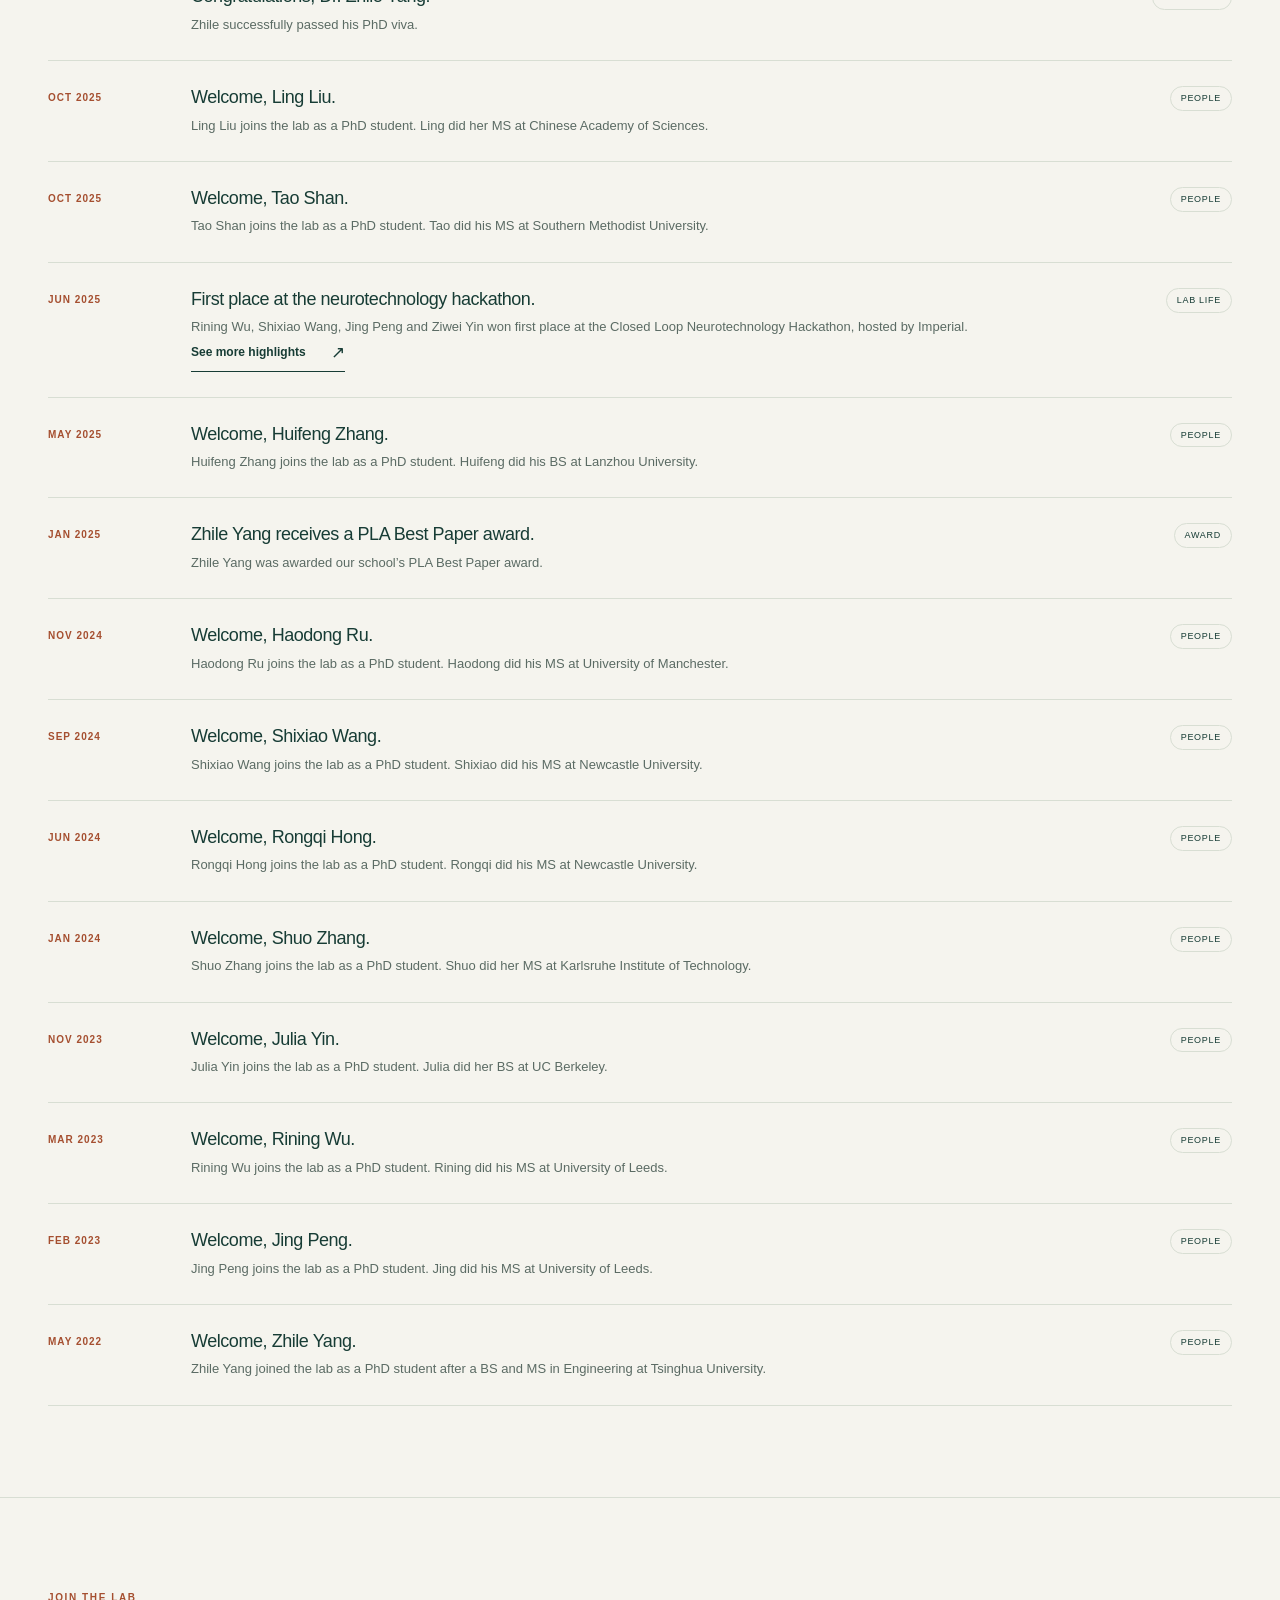
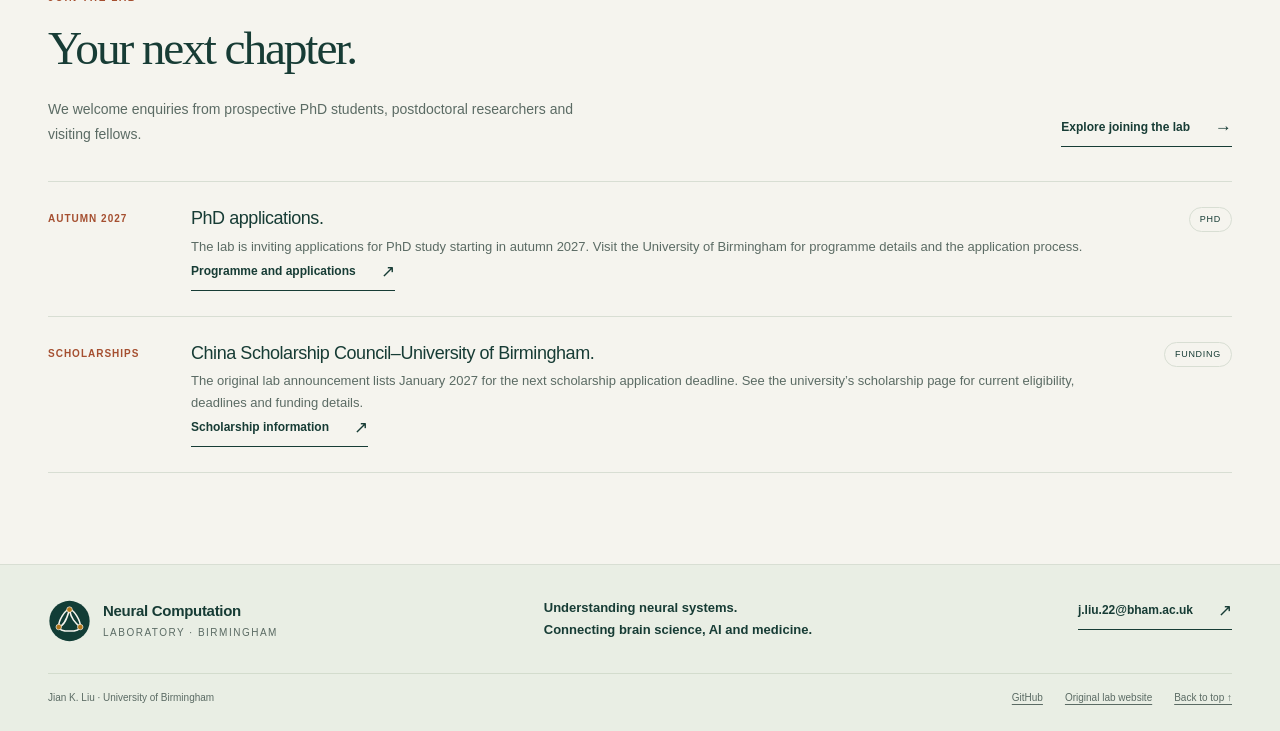
<file: news.html>
<!doctype html>
<html lang="en">
<head>
  <meta charset="utf-8">
  <meta name="viewport" content="width=device-width, initial-scale=1">
  <meta name="description" content="News from the Neural Computation Laboratory: team welcomes, achievements and lab life from 2022 onwards.">
  <meta name="theme-color" content="#123d36">
  <title>News · Neural Computation Laboratory</title>
  <link rel="canonical" href="https://jiankliu.github.io/news.html">
  <link rel="icon" href="assets/images/lab-mark.svg?v=20261026-1" type="image/svg+xml">
  <link rel="stylesheet" href="assets/css/styles.css?v=20261025-2">
  <script src="assets/js/site.js?v=20261025" defer></script>
</head>
<body>
<a class="skip-link" href="#main">Skip to content</a>
<header class="site-header">
  <div class="container header-inner">
    <a class="brand" href="index.html" aria-label="Neural Computation Laboratory home">
      <img class="brand-mark" src="assets/images/lab-mark.svg?v=20261026-1" width="46" height="46" alt="">
      <span class="brand-text">Neural Computation<span class="brand-meta">Laboratory · Birmingham</span></span>
    </a>
    <button class="nav-toggle" type="button" aria-expanded="false" aria-controls="site-nav" hidden>Menu<span aria-hidden="true"></span><span aria-hidden="true"></span></button>
    <nav id="site-nav" class="nav-links" aria-label="Main navigation">
      <a href="index.html#research">Research</a>
      <a href="people.html">People</a>
      <a href="publications.html">Publications</a>
      <a href="news.html" aria-current="page">News</a>
      <a href="index.html#join">Join us</a>
      <a class="contact-link" href="index.html#contact">Get in touch <span aria-hidden="true">↗</span></a>
    </nav>
  </div>
</header>
<main id="main">
<section class="page-hero" id="top"><div class="container page-hero-inner"><p class="eyebrow">News archive / 2022–2026</p><h1>Life in <em>the lab.</em></h1><p class="page-intro">New faces, shared achievements and moments from our laboratory. Explore the archive by year or search for a name or event.</p></div></section>
<section class="section news-directory" data-filter-list data-result-noun="updates" aria-labelledby="news-list-heading"><div class="container">
  <h2 id="news-list-heading" class="sr-only">Lab news archive</h2>
  <div class="filter-panel" data-filter-controls hidden>
  <div class="filter-top"><label class="search-field"><span class="sr-only">Search news</span><svg width="20" height="20" viewBox="0 0 24 24" fill="none" stroke="currentColor" stroke-width="1.5" aria-hidden="true"><circle cx="10.5" cy="10.5" r="6.5"/><path d="m16 16 5 5"/></svg><input type="search" data-search placeholder="Search names, events or topics" autocomplete="off"></label><span class="result-count" data-result-count role="status" aria-live="polite" aria-atomic="true"></span></div>
  <div class="filter-buttons" role="group" aria-label="Filter news"><button class="filter-button" type="button" data-filter="all" aria-pressed="true">All years</button><button class="filter-button" type="button" data-filter="2026" aria-pressed="false">2026</button><button class="filter-button" type="button" data-filter="2025" aria-pressed="false">2025</button><button class="filter-button" type="button" data-filter="2024" aria-pressed="false">2024</button><button class="filter-button" type="button" data-filter="2023" aria-pressed="false">2023</button><button class="filter-button" type="button" data-filter="2022" aria-pressed="false">2022</button></div>
</div>
  <div class="news-list"><article class="news-row" id="2026-11-welcome-congrui-yang" data-filter-item data-year="2026" data-category="2026" data-search-text="Welcome, Congrui Yang. Congrui Yang joins the lab as a PhD student. Congrui completed his MS in Engineering at the University of Birmingham. Nov 2026 People archived">
  <time class="news-date" datetime="2026-11">Nov 2026</time>
  <div class="news-copy"><h3>Welcome, Congrui Yang.</h3><p>Congrui Yang joins the lab as a PhD student. Congrui completed his MS in Engineering at the University of Birmingham.</p></div>
  <span class="news-tag">People</span>
</article><article class="news-row" id="2026-10-welcome-lana-whitmarsh" data-filter-item data-year="2026" data-category="2026" data-search-text="Welcome, Lana Whitmarsh. Lana Whitmarsh joins the lab as a PhD student. Lana did her MS in Psychology at University of Birmingham. Oct 2026 People archived">
  <time class="news-date" datetime="2026-10">Oct 2026</time>
  <div class="news-copy"><h3>Welcome, Lana Whitmarsh.</h3><p>Lana Whitmarsh joins the lab as a PhD student. Lana did her MS in Psychology at University of Birmingham.</p></div>
  <span class="news-tag">People</span>
</article><article class="news-row" id="2026-07-huifeng-zhang-gives-an-oral-presentation-in-macao" data-filter-item data-year="2026" data-category="2026" data-search-text="Huifeng Zhang gives an oral presentation in Macao. Huifeng Zhang gave an oral presentation of our work at the 22nd International Symposium on Bioinformatics Research and Applications (ISBRA 2026) in Macao. Jul 2026 Conference archived">
  <time class="news-date" datetime="2026-07">Jul 2026</time>
  <div class="news-copy"><h3>Huifeng Zhang gives an oral presentation in Macao.</h3><p>Huifeng Zhang gave an oral presentation of our work at the 22nd International Symposium on Bioinformatics Research and Applications (ISBRA 2026) in Macao.</p></div>
  <span class="news-tag">Conference</span>
</article><article class="news-row" id="2026-05-shixiao-wang-presents-a-poster-in-xuzhou" data-filter-item data-year="2026" data-category="2026" data-search-text="Shixiao Wang presents a poster in Xuzhou. Shixiao Wang presented our work as a poster at the 2026 Joint International Conference on Automation-Intelligence-Safety (ICAIS) &amp; International Symposium on Autonomous Systems (ISAS) in Xuzhou. May 2026 Conference archived">
  <time class="news-date" datetime="2026-05">May 2026</time>
  <div class="news-copy"><h3>Shixiao Wang presents a poster in Xuzhou.</h3><p>Shixiao Wang presented our work as a poster at the 2026 Joint International Conference on Automation-Intelligence-Safety (ICAIS) &amp; International Symposium on Autonomous Systems (ISAS) in Xuzhou.</p></div>
  <span class="news-tag">Conference</span>
</article><article class="news-row" id="2026-04-shuo-zhang-receives-a-pla-best-paper-award" data-filter-item data-year="2026" data-category="2026" data-search-text="Shuo Zhang receives a PLA Best Paper award. Shuo Zhang was awarded our school’s PLA Best Paper award. Apr 2026 Award archived">
  <time class="news-date" datetime="2026-04">Apr 2026</time>
  <div class="news-copy"><h3>Shuo Zhang receives a PLA Best Paper award.</h3><p>Shuo Zhang was awarded our school’s PLA Best Paper award.</p></div>
  <span class="news-tag">Award</span>
</article><article class="news-row" id="2026-03-shuo-zhang-presents-her-work-in-japan" data-filter-item data-year="2026" data-category="2026" data-search-text="Shuo Zhang presents her work in Japan. Shuo Zhang presented her work as an oral talk at the 14th International Conference on Bioinformatics and Computational Biology in Japan. Mar 2026 Conference archived">
  <time class="news-date" datetime="2026-03">Mar 2026</time>
  <div class="news-copy"><h3>Shuo Zhang presents her work in Japan.</h3><p>Shuo Zhang presented her work as an oral talk at the 14th International Conference on Bioinformatics and Computational Biology in Japan.</p></div>
  <span class="news-tag">Conference</span>
</article><article class="news-row" id="2026-01-shuo-zhang-receives-a-pla-best-paper-award" data-filter-item data-year="2026" data-category="2026" data-search-text="Shuo Zhang receives a PLA Best Paper award. Shuo Zhang was awarded our school’s PLA Best Paper award. Jan 2026 Award archived">
  <time class="news-date" datetime="2026-01">Jan 2026</time>
  <div class="news-copy"><h3>Shuo Zhang receives a PLA Best Paper award.</h3><p>Shuo Zhang was awarded our school’s PLA Best Paper award.</p></div>
  <span class="news-tag">Award</span>
</article><article class="news-row" id="2025-10-jing-peng-receives-a-pla-best-paper-award" data-filter-item data-year="2025" data-category="2025" data-search-text="Jing Peng receives a PLA Best Paper award. Jing Peng was awarded our school’s PLA Best Paper award. Oct 2025 Award archived">
  <time class="news-date" datetime="2025-10">Oct 2025</time>
  <div class="news-copy"><h3>Jing Peng receives a PLA Best Paper award.</h3><p>Jing Peng was awarded our school’s PLA Best Paper award.</p></div>
  <span class="news-tag">Award</span>
</article><article class="news-row" id="2025-10-congratulations-dr-zhile-yang" data-filter-item data-year="2025" data-category="2025" data-search-text="Congratulations, Dr. Zhile Yang! Zhile successfully passed his PhD viva. Oct 2025 Milestone archived">
  <time class="news-date" datetime="2025-10">Oct 2025</time>
  <div class="news-copy"><h3>Congratulations, Dr. Zhile Yang!</h3><p>Zhile successfully passed his PhD viva.</p></div>
  <span class="news-tag">Milestone</span>
</article><article class="news-row" id="2025-10-welcome-ling-liu" data-filter-item data-year="2025" data-category="2025" data-search-text="Welcome, Ling Liu. Ling Liu joins the lab as a PhD student. Ling did her MS at Chinese Academy of Sciences. Oct 2025 People archived">
  <time class="news-date" datetime="2025-10">Oct 2025</time>
  <div class="news-copy"><h3>Welcome, Ling Liu.</h3><p>Ling Liu joins the lab as a PhD student. Ling did her MS at Chinese Academy of Sciences.</p></div>
  <span class="news-tag">People</span>
</article><article class="news-row" id="2025-10-welcome-tao-shan" data-filter-item data-year="2025" data-category="2025" data-search-text="Welcome, Tao Shan. Tao Shan joins the lab as a PhD student. Tao did his MS at Southern Methodist University. Oct 2025 People archived">
  <time class="news-date" datetime="2025-10">Oct 2025</time>
  <div class="news-copy"><h3>Welcome, Tao Shan.</h3><p>Tao Shan joins the lab as a PhD student. Tao did his MS at Southern Methodist University.</p></div>
  <span class="news-tag">People</span>
</article><article class="news-row" id="2025-06-first-place-at-the-neurotechnology-hackathon" data-filter-item data-year="2025" data-category="2025" data-search-text="First place at the neurotechnology hackathon. Rining Wu, Shixiao Wang, Jing Peng and Ziwei Yin won first place at the Closed Loop Neurotechnology Hackathon, hosted by Imperial. Jun 2025 Lab life archived">
  <time class="news-date" datetime="2025-06">Jun 2025</time>
  <div class="news-copy"><h3>First place at the neurotechnology hackathon.</h3><p>Rining Wu, Shixiao Wang, Jing Peng and Ziwei Yin won first place at the Closed Loop Neurotechnology Hackathon, hosted by Imperial.</p><a class="text-link" href="https://www.imperial.ac.uk/dementia-research-institute/events/closed-loop-neurotechnology-hackathon" target="_blank" rel="noopener noreferrer">See more highlights <span aria-hidden="true">↗</span></a></div>
  <span class="news-tag">Lab life</span>
</article><article class="news-row" id="2025-05-welcome-huifeng-zhang" data-filter-item data-year="2025" data-category="2025" data-search-text="Welcome, Huifeng Zhang. Huifeng Zhang joins the lab as a PhD student. Huifeng did his BS at Lanzhou University. May 2025 People archived">
  <time class="news-date" datetime="2025-05">May 2025</time>
  <div class="news-copy"><h3>Welcome, Huifeng Zhang.</h3><p>Huifeng Zhang joins the lab as a PhD student. Huifeng did his BS at Lanzhou University.</p></div>
  <span class="news-tag">People</span>
</article><article class="news-row" id="2025-01-zhile-yang-receives-a-pla-best-paper-award" data-filter-item data-year="2025" data-category="2025" data-search-text="Zhile Yang receives a PLA Best Paper award. Zhile Yang was awarded our school’s PLA Best Paper award. Jan 2025 Award archived">
  <time class="news-date" datetime="2025-01">Jan 2025</time>
  <div class="news-copy"><h3>Zhile Yang receives a PLA Best Paper award.</h3><p>Zhile Yang was awarded our school’s PLA Best Paper award.</p></div>
  <span class="news-tag">Award</span>
</article><article class="news-row" id="2024-11-welcome-haodong-ru" data-filter-item data-year="2024" data-category="2024" data-search-text="Welcome, Haodong Ru. Haodong Ru joins the lab as a PhD student. Haodong did his MS at University of Manchester. Nov 2024 People archived">
  <time class="news-date" datetime="2024-11">Nov 2024</time>
  <div class="news-copy"><h3>Welcome, Haodong Ru.</h3><p>Haodong Ru joins the lab as a PhD student. Haodong did his MS at University of Manchester.</p></div>
  <span class="news-tag">People</span>
</article><article class="news-row" id="2024-09-welcome-shixiao-wang" data-filter-item data-year="2024" data-category="2024" data-search-text="Welcome, Shixiao Wang. Shixiao Wang joins the lab as a PhD student. Shixiao did his MS at Newcastle University. Sep 2024 People archived">
  <time class="news-date" datetime="2024-09">Sep 2024</time>
  <div class="news-copy"><h3>Welcome, Shixiao Wang.</h3><p>Shixiao Wang joins the lab as a PhD student. Shixiao did his MS at Newcastle University.</p></div>
  <span class="news-tag">People</span>
</article><article class="news-row" id="2024-06-welcome-rongqi-hong" data-filter-item data-year="2024" data-category="2024" data-search-text="Welcome, Rongqi Hong. Rongqi Hong joins the lab as a PhD student. Rongqi did his MS at Newcastle University. Jun 2024 People archived">
  <time class="news-date" datetime="2024-06">Jun 2024</time>
  <div class="news-copy"><h3>Welcome, Rongqi Hong.</h3><p>Rongqi Hong joins the lab as a PhD student. Rongqi did his MS at Newcastle University.</p></div>
  <span class="news-tag">People</span>
</article><article class="news-row" id="2024-01-welcome-shuo-zhang" data-filter-item data-year="2024" data-category="2024" data-search-text="Welcome, Shuo Zhang. Shuo Zhang joins the lab as a PhD student. Shuo did her MS at Karlsruhe Institute of Technology. Jan 2024 People archived">
  <time class="news-date" datetime="2024-01">Jan 2024</time>
  <div class="news-copy"><h3>Welcome, Shuo Zhang.</h3><p>Shuo Zhang joins the lab as a PhD student. Shuo did her MS at Karlsruhe Institute of Technology.</p></div>
  <span class="news-tag">People</span>
</article><article class="news-row" id="2023-11-welcome-julia-yin" data-filter-item data-year="2023" data-category="2023" data-search-text="Welcome, Julia Yin. Julia Yin joins the lab as a PhD student. Julia did her BS at UC Berkeley. Nov 2023 People archived">
  <time class="news-date" datetime="2023-11">Nov 2023</time>
  <div class="news-copy"><h3>Welcome, Julia Yin.</h3><p>Julia Yin joins the lab as a PhD student. Julia did her BS at UC Berkeley.</p></div>
  <span class="news-tag">People</span>
</article><article class="news-row" id="2023-03-welcome-rining-wu" data-filter-item data-year="2023" data-category="2023" data-search-text="Welcome, Rining Wu. Rining Wu joins the lab as a PhD student. Rining did his MS at University of Leeds. Mar 2023 People archived">
  <time class="news-date" datetime="2023-03">Mar 2023</time>
  <div class="news-copy"><h3>Welcome, Rining Wu.</h3><p>Rining Wu joins the lab as a PhD student. Rining did his MS at University of Leeds.</p></div>
  <span class="news-tag">People</span>
</article><article class="news-row" id="2023-02-welcome-jing-peng" data-filter-item data-year="2023" data-category="2023" data-search-text="Welcome, Jing Peng. Jing Peng joins the lab as a PhD student. Jing did his MS at University of Leeds. Feb 2023 People archived">
  <time class="news-date" datetime="2023-02">Feb 2023</time>
  <div class="news-copy"><h3>Welcome, Jing Peng.</h3><p>Jing Peng joins the lab as a PhD student. Jing did his MS at University of Leeds.</p></div>
  <span class="news-tag">People</span>
</article><article class="news-row" id="2022-05-welcome-zhile-yang" data-filter-item data-year="2022" data-category="2022" data-search-text="Welcome, Zhile Yang. Zhile Yang joined the lab as a PhD student after a BS and MS in Engineering at Tsinghua University. May 2022 People archived">
  <time class="news-date" datetime="2022-05">May 2022</time>
  <div class="news-copy"><h3>Welcome, Zhile Yang.</h3><p>Zhile Yang joined the lab as a PhD student after a BS and MS in Engineering at Tsinghua University.</p></div>
  <span class="news-tag">People</span>
</article></div>
  <div class="empty-state" data-no-results hidden><h3>No updates found.</h3><p>Try another search or choose a different filter.</p><button type="button" class="button button-outline" data-clear-filters>Clear filters</button></div>
</div></section>
<section class="section" aria-labelledby="opportunities-heading"><div class="container">
  <div class="section-heading"><div class="section-top"><p class="section-label">Join the lab</p><h2 id="opportunities-heading">Your next chapter.</h2><p class="section-intro">We welcome enquiries from prospective PhD students, postdoctoral researchers and visiting fellows.</p></div><div class="section-actions"><a class="text-link" href="index.html#join">Explore joining the lab <span aria-hidden="true">→</span></a></div></div>
  <div class="news-list">
    <article class="news-row"><span class="news-date">Autumn 2027</span><div class="news-copy"><h3>PhD applications.</h3><p>The lab is inviting applications for PhD study starting in autumn 2027. Visit the University of Birmingham for programme details and the application process.</p><a class="text-link" href="https://www.birmingham.ac.uk/study/postgraduate/subjects/computer-science-and-data-science-courses/computer-science-phd" target="_blank" rel="noopener noreferrer">Programme and applications <span aria-hidden="true">↗</span></a></div><span class="news-tag">PhD</span></article>
    <article class="news-row"><span class="news-date">Scholarships</span><div class="news-copy"><h3>China Scholarship Council–University of Birmingham.</h3><p>The original lab announcement lists January 2027 for the next scholarship application deadline. See the university’s scholarship page for current eligibility, deadlines and funding details.</p><a class="text-link" href="https://www.birmingham.ac.uk/study/scholarships-funding/china-scholarship-council-university-of-birmingham-phd-scholarships" target="_blank" rel="noopener noreferrer">Scholarship information <span aria-hidden="true">↗</span></a></div><span class="news-tag">Funding</span></article>
  </div>
</div></section>
</main>
<footer class="site-footer">
  <div class="container footer-inner">
    <a class="brand footer-brand" href="index.html">
      <img class="brand-mark" src="assets/images/lab-mark.svg?v=20261026-1" width="46" height="46" alt="">
      <span class="brand-text">Neural Computation<span class="brand-meta">Laboratory · Birmingham</span></span>
    </a>
    <p>Understanding neural systems.<br>Connecting brain science, AI and medicine.</p>
    <a class="text-link" href="mailto:j.liu.22@bham.ac.uk">j.liu.22@bham.ac.uk <span aria-hidden="true">↗</span></a>
  </div>
  <div class="container footer-bottom">
    <span>Jian K. Liu · University of Birmingham</span>
    <div><a href="https://github.com/jiankliu" target="_blank" rel="noopener noreferrer">GitHub</a><a href="https://sites.google.com/site/jiankliu/home" target="_blank" rel="noopener noreferrer">Original lab website</a><a href="index.html#top">Back to top ↑</a></div>
  </div>
</footer>
</body>
</html>
</file>
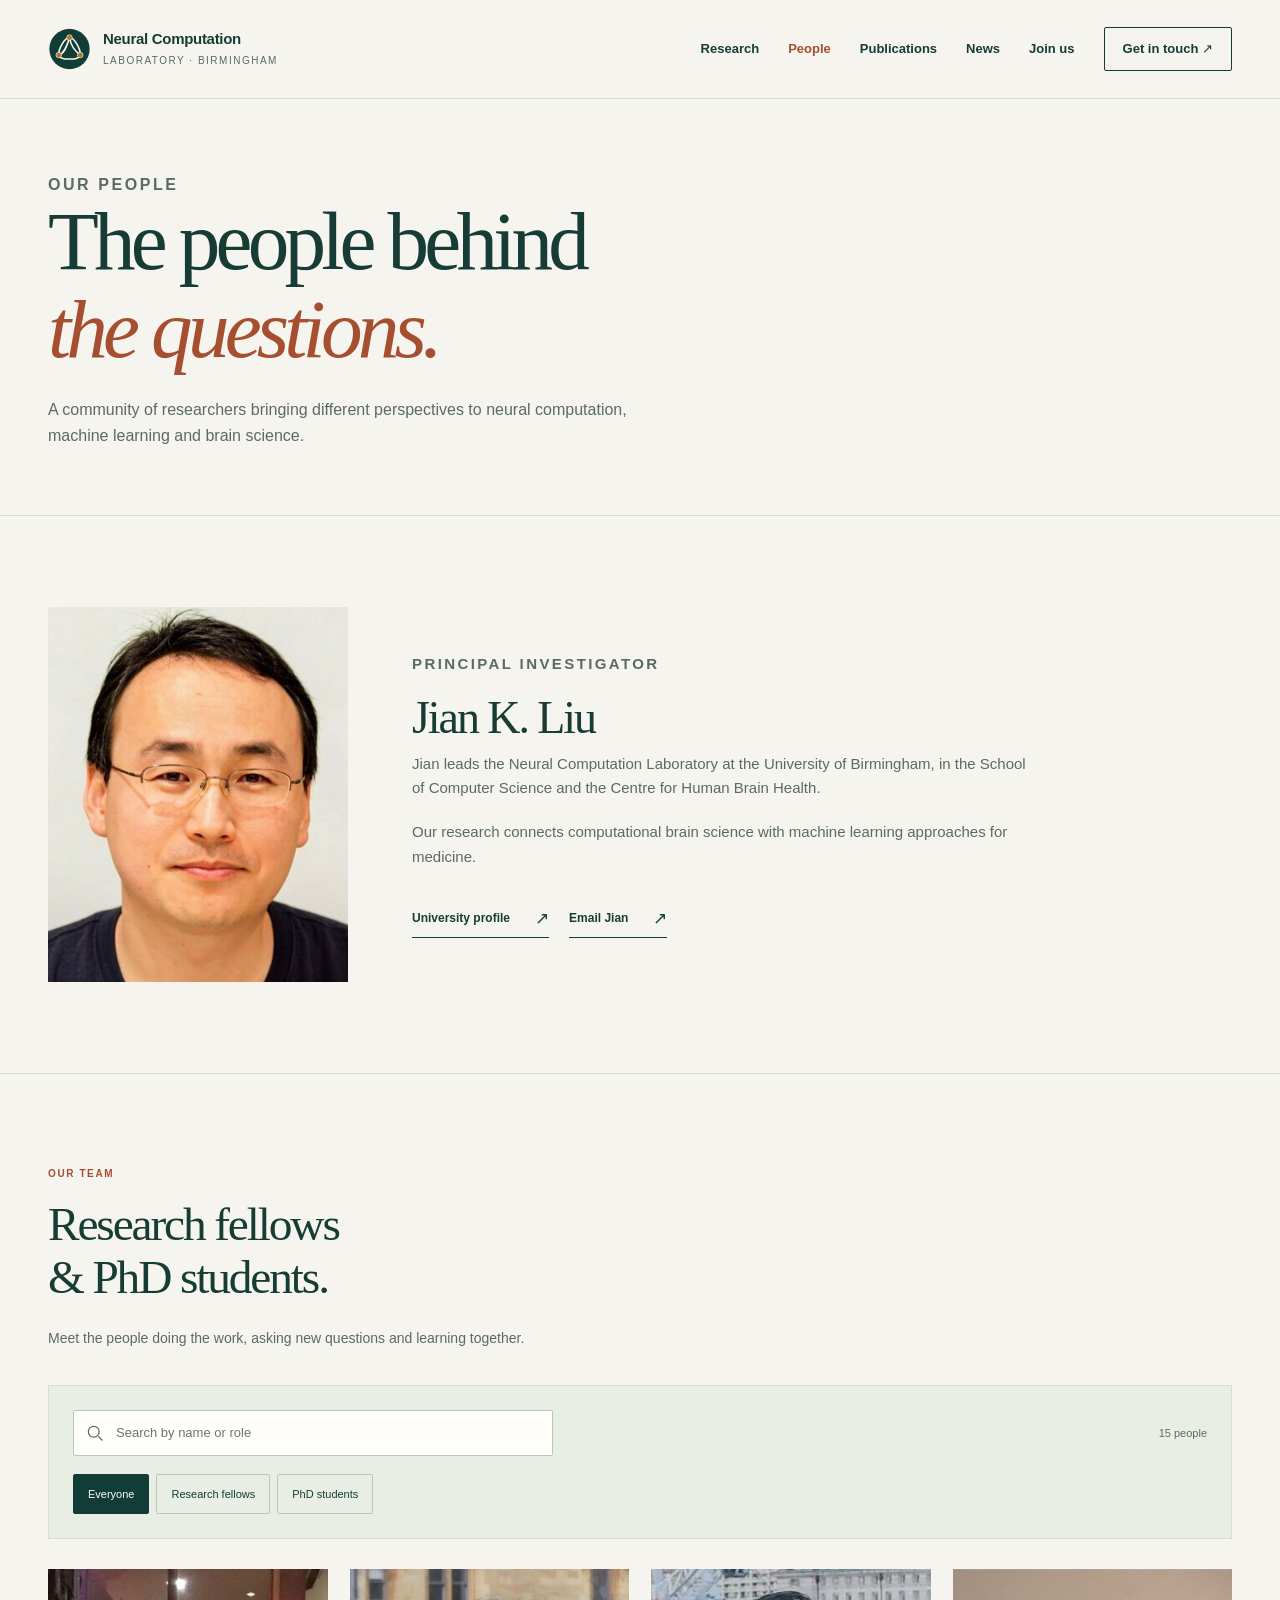
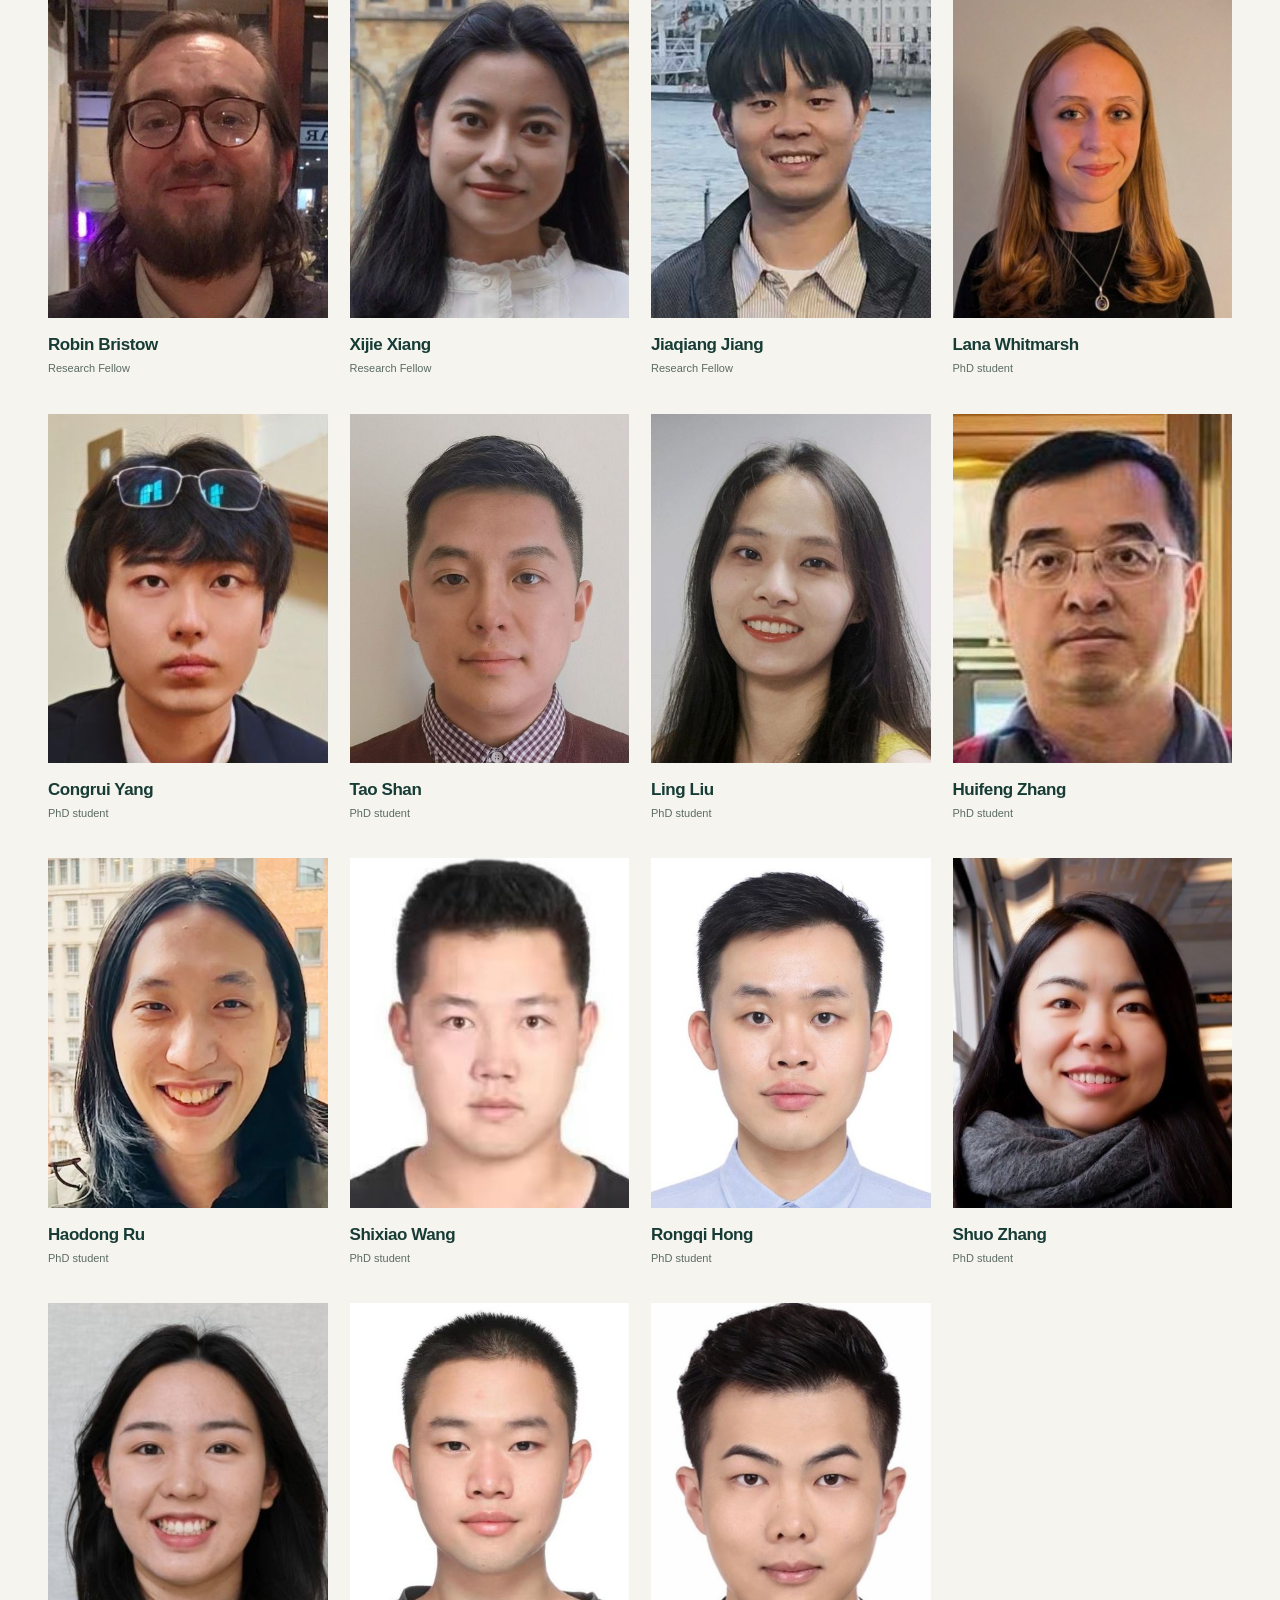
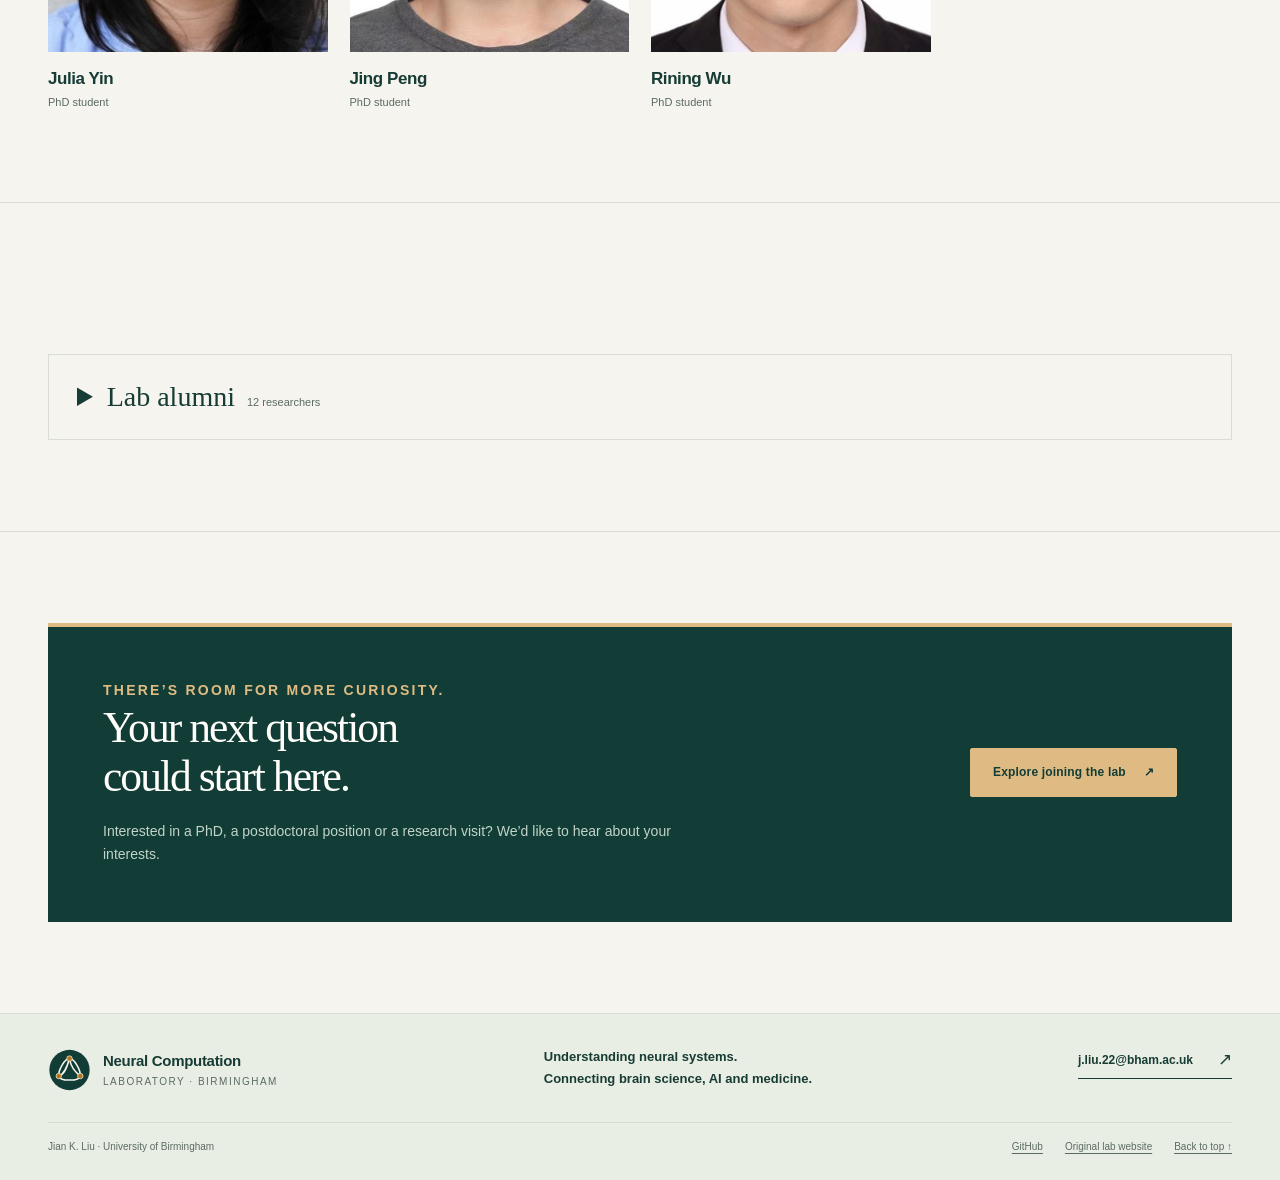
<file: people.html>
<!doctype html>
<html lang="en">
<head>
  <meta charset="utf-8">
  <meta name="viewport" content="width=device-width, initial-scale=1">
  <meta name="description" content="Meet the Neural Computation Laboratory: Jian K. Liu, research fellows and PhD students at the University of Birmingham.">
  <meta name="theme-color" content="#123d36">
  <title>People · Neural Computation Laboratory</title>
  <link rel="canonical" href="https://jiankliu.github.io/people.html">
  <link rel="icon" href="assets/images/lab-mark.svg?v=20261026-1" type="image/svg+xml">
  <link rel="stylesheet" href="assets/css/styles.css?v=20261025-2">
  <script src="assets/js/site.js?v=20261025" defer></script>
</head>
<body>
<a class="skip-link" href="#main">Skip to content</a>
<header class="site-header">
  <div class="container header-inner">
    <a class="brand" href="index.html" aria-label="Neural Computation Laboratory home">
      <img class="brand-mark" src="assets/images/lab-mark.svg?v=20261026-1" width="46" height="46" alt="">
      <span class="brand-text">Neural Computation<span class="brand-meta">Laboratory · Birmingham</span></span>
    </a>
    <button class="nav-toggle" type="button" aria-expanded="false" aria-controls="site-nav" hidden>Menu<span aria-hidden="true"></span><span aria-hidden="true"></span></button>
    <nav id="site-nav" class="nav-links" aria-label="Main navigation">
      <a href="index.html#research">Research</a>
      <a href="people.html" aria-current="page">People</a>
      <a href="publications.html">Publications</a>
      <a href="news.html">News</a>
      <a href="index.html#join">Join us</a>
      <a class="contact-link" href="index.html#contact">Get in touch <span aria-hidden="true">↗</span></a>
    </nav>
  </div>
</header>
<main id="main">
<section class="page-hero" id="top"><div class="container page-hero-inner"><p class="eyebrow">Our people</p><h1>The people behind<br><em>the questions.</em></h1><p class="page-intro">A community of researchers bringing different perspectives to neural computation, machine learning and brain science.</p></div></section>
<section class="section pi-section" aria-labelledby="pi-heading"><div class="container"><article class="pi-feature">
  <div class="portrait-wrap pi-portrait">
  <span class="portrait-fallback" aria-hidden="true" hidden>JK</span>
  <img class="pi-photo" data-portrait src="assets/images/people/jian-k-liu.jpg" alt="Portrait of Jian K. Liu" width="428" height="640" loading="eager" decoding="async">
</div>
  <div class="pi-copy"><p class="section-label">Principal investigator</p><h2 id="pi-heading">Jian K. Liu</h2><p>Jian leads the Neural Computation Laboratory at the University of Birmingham, in the School of Computer Science and the Centre for Human Brain Health.</p><p>Our research connects computational brain science with machine learning approaches for medicine.</p><div class="pi-links"><a class="text-link" href="https://www.birmingham.ac.uk/staff/profiles/computer-science/academic-staff/liu-jian" target="_blank" rel="noopener noreferrer">University profile <span aria-hidden="true">↗</span></a><a class="text-link" href="mailto:j.liu.22@bham.ac.uk">Email Jian <span aria-hidden="true">↗</span></a></div></div>
</article></div></section>
<section class="section directory-section" data-filter-list data-result-noun="people" aria-labelledby="directory-heading"><div class="container">
  <div class="section-heading"><div class="section-top"><p class="section-label">Our team</p><h2 id="directory-heading">Research fellows<br>&amp; PhD students.</h2><p class="section-intro">Meet the people doing the work, asking new questions and learning together.</p></div></div>
  <div class="filter-panel" data-filter-controls hidden>
  <div class="filter-top"><label class="search-field"><span class="sr-only">Search people</span><svg width="20" height="20" viewBox="0 0 24 24" fill="none" stroke="currentColor" stroke-width="1.5" aria-hidden="true"><circle cx="10.5" cy="10.5" r="6.5"/><path d="m16 16 5 5"/></svg><input type="search" data-search placeholder="Search by name or role" autocomplete="off"></label><span class="result-count" data-result-count role="status" aria-live="polite" aria-atomic="true"></span></div>
  <div class="filter-buttons" role="group" aria-label="Filter people"><button class="filter-button" type="button" data-filter="all" aria-pressed="true">Everyone</button><button class="filter-button" type="button" data-filter="fellows" aria-pressed="false">Research fellows</button><button class="filter-button" type="button" data-filter="students" aria-pressed="false">PhD students</button></div>
</div>
  <div class="team-grid"><article class="person-card" data-filter-item data-category="fellows" data-search-text="Robin Bristow Research Fellow">
<div class="portrait-wrap">
  <span class="portrait-fallback" aria-hidden="true" hidden>RB</span>
  <img class="person-photo" data-portrait src="assets/images/people/robin-bristow.jpg" alt="Portrait of Robin Bristow" width="435" height="640" loading="lazy" decoding="async">
</div>
  <div class="person-info"><h3>Robin Bristow</h3><p class="person-role">Research Fellow</p></div>
</article><article class="person-card" data-filter-item data-category="fellows" data-search-text="Xijie Xiang Research Fellow">
<div class="portrait-wrap">
  <span class="portrait-fallback" aria-hidden="true" hidden>XX</span>
  <img class="person-photo" data-portrait src="assets/images/people/xijie-xiang.jpg" alt="Portrait of Xijie Xiang" width="434" height="640" loading="lazy" decoding="async">
</div>
  <div class="person-info"><h3>Xijie Xiang</h3><p class="person-role">Research Fellow</p></div>
</article><article class="person-card" data-filter-item data-category="fellows" data-search-text="Jiaqiang Jiang Research Fellow">
<div class="portrait-wrap">
  <span class="portrait-fallback" aria-hidden="true" hidden>JJ</span>
  <img class="person-photo" data-portrait src="assets/images/people/jiaqiang-jiang.jpg" alt="Portrait of Jiaqiang Jiang" width="3420" height="1924" loading="lazy" decoding="async" style="position:absolute;max-width:none;width:890.625%;height:400.833%;left:-436.979%;top:-188.333%;object-fit:fill;transform-origin:54.6784% 59.4595%">
</div>
  <div class="person-info"><h3>Jiaqiang Jiang</h3><p class="person-role">Research Fellow</p></div>
</article><article class="person-card" data-filter-item data-category="students" data-search-text="Lana Whitmarsh PhD student">
<div class="portrait-wrap">
  <span class="portrait-fallback" aria-hidden="true" hidden>LW</span>
  <img class="person-photo" data-portrait src="assets/images/people/lana-whitmarsh.png" alt="Portrait of Lana Whitmarsh" width="315" height="400" loading="lazy" decoding="async">
</div>
  <div class="person-info"><h3>Lana Whitmarsh</h3><p class="person-role">PhD student</p></div>
</article><article class="person-card" data-filter-item data-category="students" data-search-text="Congrui Yang PhD student">
<div class="portrait-wrap">
  <span class="portrait-fallback" aria-hidden="true" hidden>CY</span>
  <img class="person-photo" data-portrait src="assets/images/people/congrui-yang.jpg" alt="Portrait of Congrui Yang" width="327" height="481" loading="lazy" decoding="async">
</div>
  <div class="person-info"><h3>Congrui Yang</h3><p class="person-role">PhD student</p></div>
</article><article class="person-card" data-filter-item data-category="students" data-search-text="Tao Shan PhD student">
<div class="portrait-wrap">
  <span class="portrait-fallback" aria-hidden="true" hidden>TS</span>
  <img class="person-photo" data-portrait src="assets/images/people/tao-shan.jpg" alt="Portrait of Tao Shan" width="437" height="640" loading="lazy" decoding="async">
</div>
  <div class="person-info"><h3>Tao Shan</h3><p class="person-role">PhD student</p></div>
</article><article class="person-card" data-filter-item data-category="students" data-search-text="Ling Liu PhD student">
<div class="portrait-wrap">
  <span class="portrait-fallback" aria-hidden="true" hidden>LL</span>
  <img class="person-photo" data-portrait src="assets/images/people/ling-liu.jpg" alt="Portrait of Ling Liu" width="437" height="640" loading="lazy" decoding="async">
</div>
  <div class="person-info"><h3>Ling Liu</h3><p class="person-role">PhD student</p></div>
</article><article class="person-card" data-filter-item data-category="students" data-search-text="Huifeng Zhang PhD student">
<div class="portrait-wrap">
  <span class="portrait-fallback" aria-hidden="true" hidden>HZ</span>
  <img class="person-photo" data-portrait src="assets/images/people/huifeng-zhang.jpg" alt="Portrait of Huifeng Zhang" width="199" height="290" loading="lazy" decoding="async">
</div>
  <div class="person-info"><h3>Huifeng Zhang</h3><p class="person-role">PhD student</p></div>
</article><article class="person-card" data-filter-item data-category="students" data-search-text="Haodong Ru PhD student">
<div class="portrait-wrap">
  <span class="portrait-fallback" aria-hidden="true" hidden>HR</span>
  <img class="person-photo" data-portrait src="assets/images/people/haodong-ru.jpg" alt="Portrait of Haodong Ru" width="436" height="640" loading="lazy" decoding="async">
</div>
  <div class="person-info"><h3>Haodong Ru</h3><p class="person-role">PhD student</p></div>
</article><article class="person-card" data-filter-item data-category="students" data-search-text="Shixiao Wang PhD student">
<div class="portrait-wrap">
  <span class="portrait-fallback" aria-hidden="true" hidden>SW</span>
  <img class="person-photo" data-portrait src="assets/images/people/shixiao-wang.jpg" alt="Portrait of Shixiao Wang" width="272" height="400" loading="lazy" decoding="async">
</div>
  <div class="person-info"><h3>Shixiao Wang</h3><p class="person-role">PhD student</p></div>
</article><article class="person-card" data-filter-item data-category="students" data-search-text="Rongqi Hong PhD student">
<div class="portrait-wrap">
  <span class="portrait-fallback" aria-hidden="true" hidden>RH</span>
  <img class="person-photo" data-portrait src="assets/images/people/rongqi-hong.jpg" alt="Portrait of Rongqi Hong" width="433" height="640" loading="lazy" decoding="async">
</div>
  <div class="person-info"><h3>Rongqi Hong</h3><p class="person-role">PhD student</p></div>
</article><article class="person-card" data-filter-item data-category="students" data-search-text="Shuo Zhang PhD student">
<div class="portrait-wrap">
  <span class="portrait-fallback" aria-hidden="true" hidden>SZ</span>
  <img class="person-photo" data-portrait src="assets/images/people/shuo-zhang.jpg" alt="Portrait of Shuo Zhang" width="424" height="626" loading="lazy" decoding="async">
</div>
  <div class="person-info"><h3>Shuo Zhang</h3><p class="person-role">PhD student</p></div>
</article><article class="person-card" data-filter-item data-category="students" data-search-text="Julia Yin PhD student">
<div class="portrait-wrap">
  <span class="portrait-fallback" aria-hidden="true" hidden>JY</span>
  <img class="person-photo" data-portrait src="assets/images/people/julia-yin.jpg" alt="Portrait of Julia Yin" width="325" height="480" loading="lazy" decoding="async">
</div>
  <div class="person-info"><h3>Julia Yin</h3><p class="person-role">PhD student</p></div>
</article><article class="person-card" data-filter-item data-category="students" data-search-text="Jing Peng PhD student">
<div class="portrait-wrap">
  <span class="portrait-fallback" aria-hidden="true" hidden>JP</span>
  <img class="person-photo" data-portrait src="assets/images/people/jing-peng.jpg" alt="Portrait of Jing Peng" width="476" height="640" loading="lazy" decoding="async">
</div>
  <div class="person-info"><h3>Jing Peng</h3><p class="person-role">PhD student</p></div>
</article><article class="person-card" data-filter-item data-category="students" data-search-text="Rining Wu PhD student">
<div class="portrait-wrap">
  <span class="portrait-fallback" aria-hidden="true" hidden>RW</span>
  <img class="person-photo" data-portrait src="assets/images/people/rining-wu.jpg" alt="Portrait of Rining Wu" width="477" height="640" loading="lazy" decoding="async">
</div>
  <div class="person-info"><h3>Rining Wu</h3><p class="person-role">PhD student</p></div>
</article></div>
  <div class="empty-state" data-no-results hidden><h3>No people found.</h3><p>Try another search or choose a different filter.</p><button type="button" class="button button-outline" data-clear-filters>Clear filters</button></div>
</div></section>
<section class="section alumni-section" aria-labelledby="alumni-heading"><div class="container"><details class="alumni-panel"><summary id="alumni-heading"><span>Lab alumni</span><span class="alumni-count">12 researchers</span></summary><p>Former lab members and their next destinations.</p><div class="alumni-grid"><article class="alumnus"><h3>Feixiang Zhou</h3><p>PhD student <span aria-hidden="true">→</span> University of Liverpool</p></article><article class="alumnus"><h3>Yajing Zheng</h3><p>Postdoc <span aria-hidden="true">→</span> Peking University</p></article><article class="alumnus"><h3>Zhile Yang</h3><p>PhD student <span aria-hidden="true">→</span> Peking University</p></article><article class="alumnus"><h3>Yizhe Li</h3><p>MS student <span aria-hidden="true">→</span> Industry</p></article><article class="alumnus"><h3>Jiangrong Shen</h3><p>Postdoc <span aria-hidden="true">→</span> Xi’an Jiaotong University</p></article><article class="alumnus"><h3>Shangqi Guo</h3><p>PhD student <span aria-hidden="true">→</span> Tsinghua University</p></article><article class="alumnus"><h3>Yicheng Zhang</h3><p>PhD student <span aria-hidden="true">→</span> Industry</p></article><article class="alumnus"><h3>Yuanhong Tang</h3><p>PhD student <span aria-hidden="true">→</span> Peking University</p></article><article class="alumnus"><h3>Yijun Zhang</h3><p>PhD student <span aria-hidden="true">→</span> Industry</p></article><article class="alumnus"><h3>Qi Xu</h3><p>PhD student <span aria-hidden="true">→</span> Dalian University of Technology</p></article><article class="alumnus"><h3>Qi Yan</h3><p>PhD student <span aria-hidden="true">→</span> Industry</p></article><article class="alumnus"><h3>Zhaofei Yu</h3><p>Postdoc <span aria-hidden="true">→</span> Peking University</p></article></div></details></div></section>
<section class="section join-section"><div class="container"><div class="join-panel join-panel-compact"><div class="join-copy"><p class="section-label">There’s room for more curiosity.</p><h2>Your next question<br>could start here.</h2><p>Interested in a PhD, a postdoctoral position or a research visit? We’d like to hear about your interests.</p></div><div class="join-actions"><a class="button button-light" href="index.html#join">Explore joining the lab <span aria-hidden="true">↗</span></a></div></div></div></section>
</main>
<footer class="site-footer">
  <div class="container footer-inner">
    <a class="brand footer-brand" href="index.html">
      <img class="brand-mark" src="assets/images/lab-mark.svg?v=20261026-1" width="46" height="46" alt="">
      <span class="brand-text">Neural Computation<span class="brand-meta">Laboratory · Birmingham</span></span>
    </a>
    <p>Understanding neural systems.<br>Connecting brain science, AI and medicine.</p>
    <a class="text-link" href="mailto:j.liu.22@bham.ac.uk">j.liu.22@bham.ac.uk <span aria-hidden="true">↗</span></a>
  </div>
  <div class="container footer-bottom">
    <span>Jian K. Liu · University of Birmingham</span>
    <div><a href="https://github.com/jiankliu" target="_blank" rel="noopener noreferrer">GitHub</a><a href="https://sites.google.com/site/jiankliu/home" target="_blank" rel="noopener noreferrer">Original lab website</a><a href="index.html#top">Back to top ↑</a></div>
  </div>
</footer>
</body>
</html>
</file>
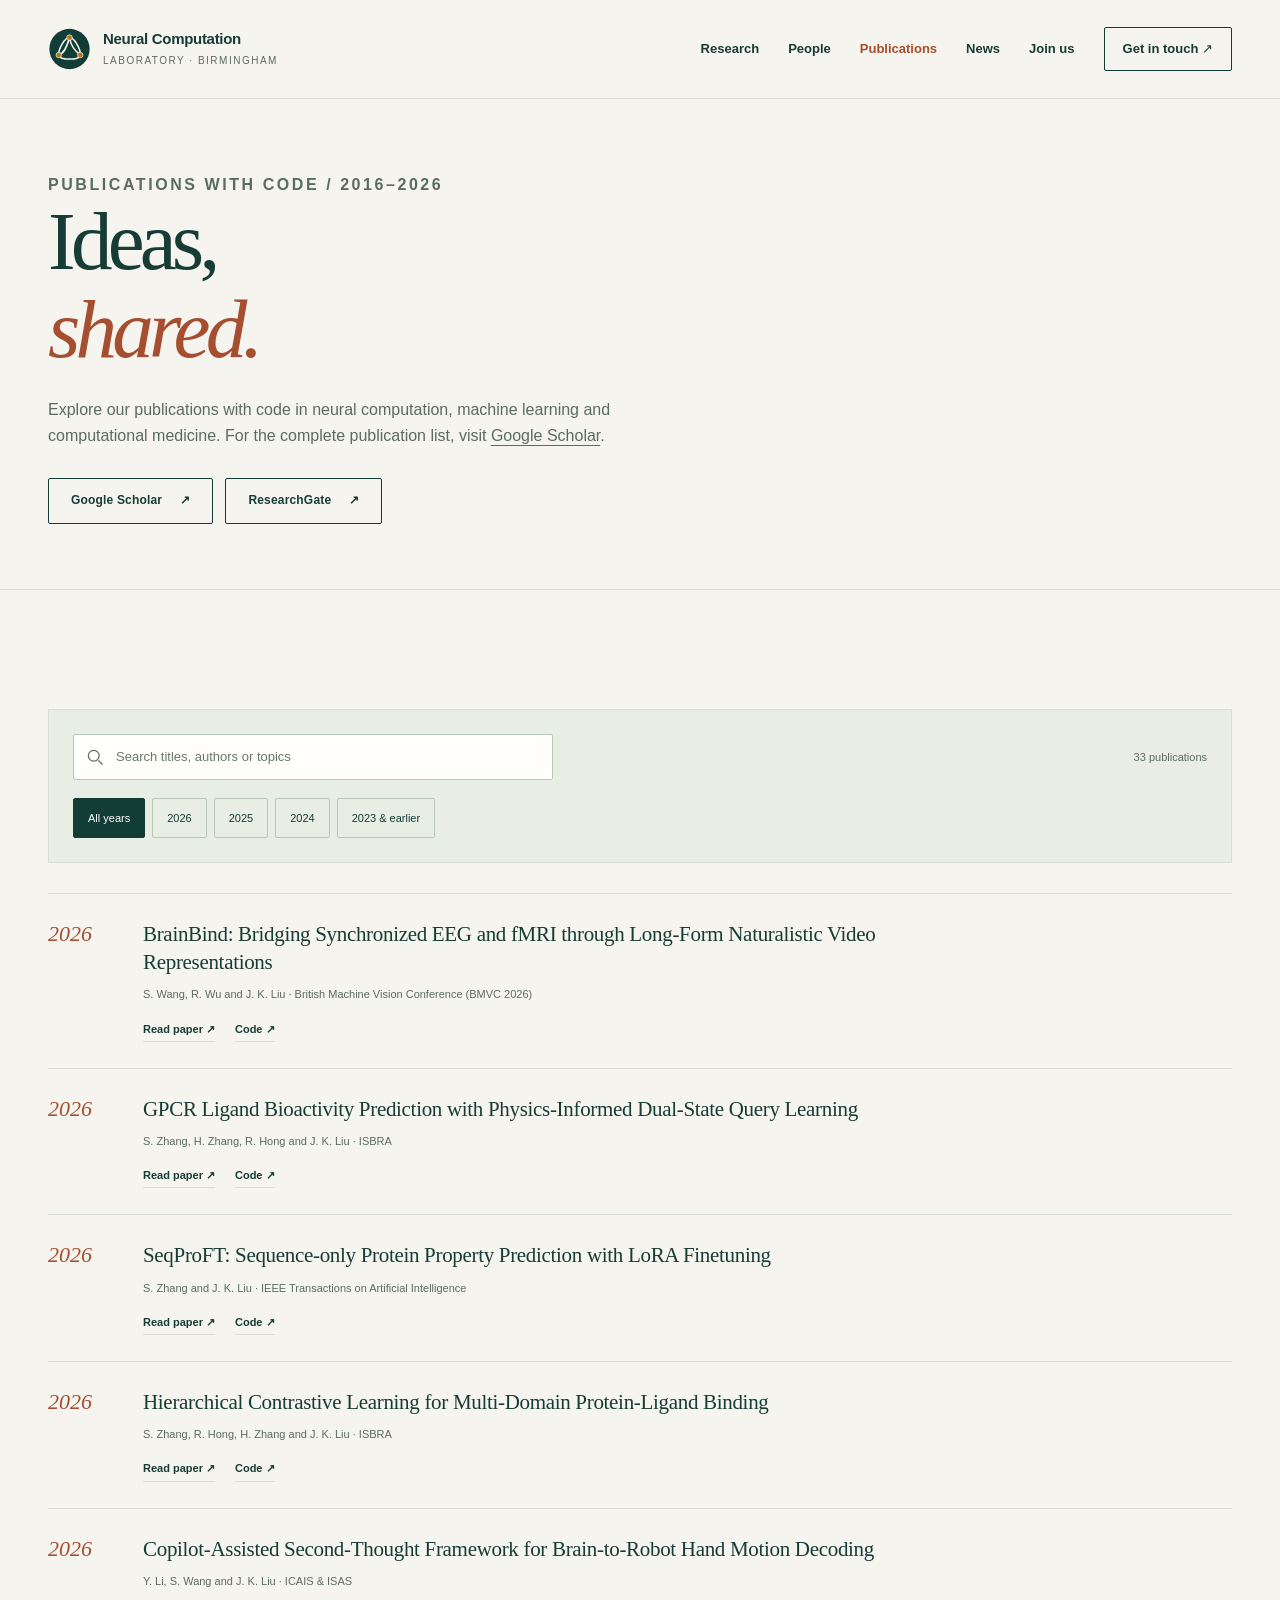
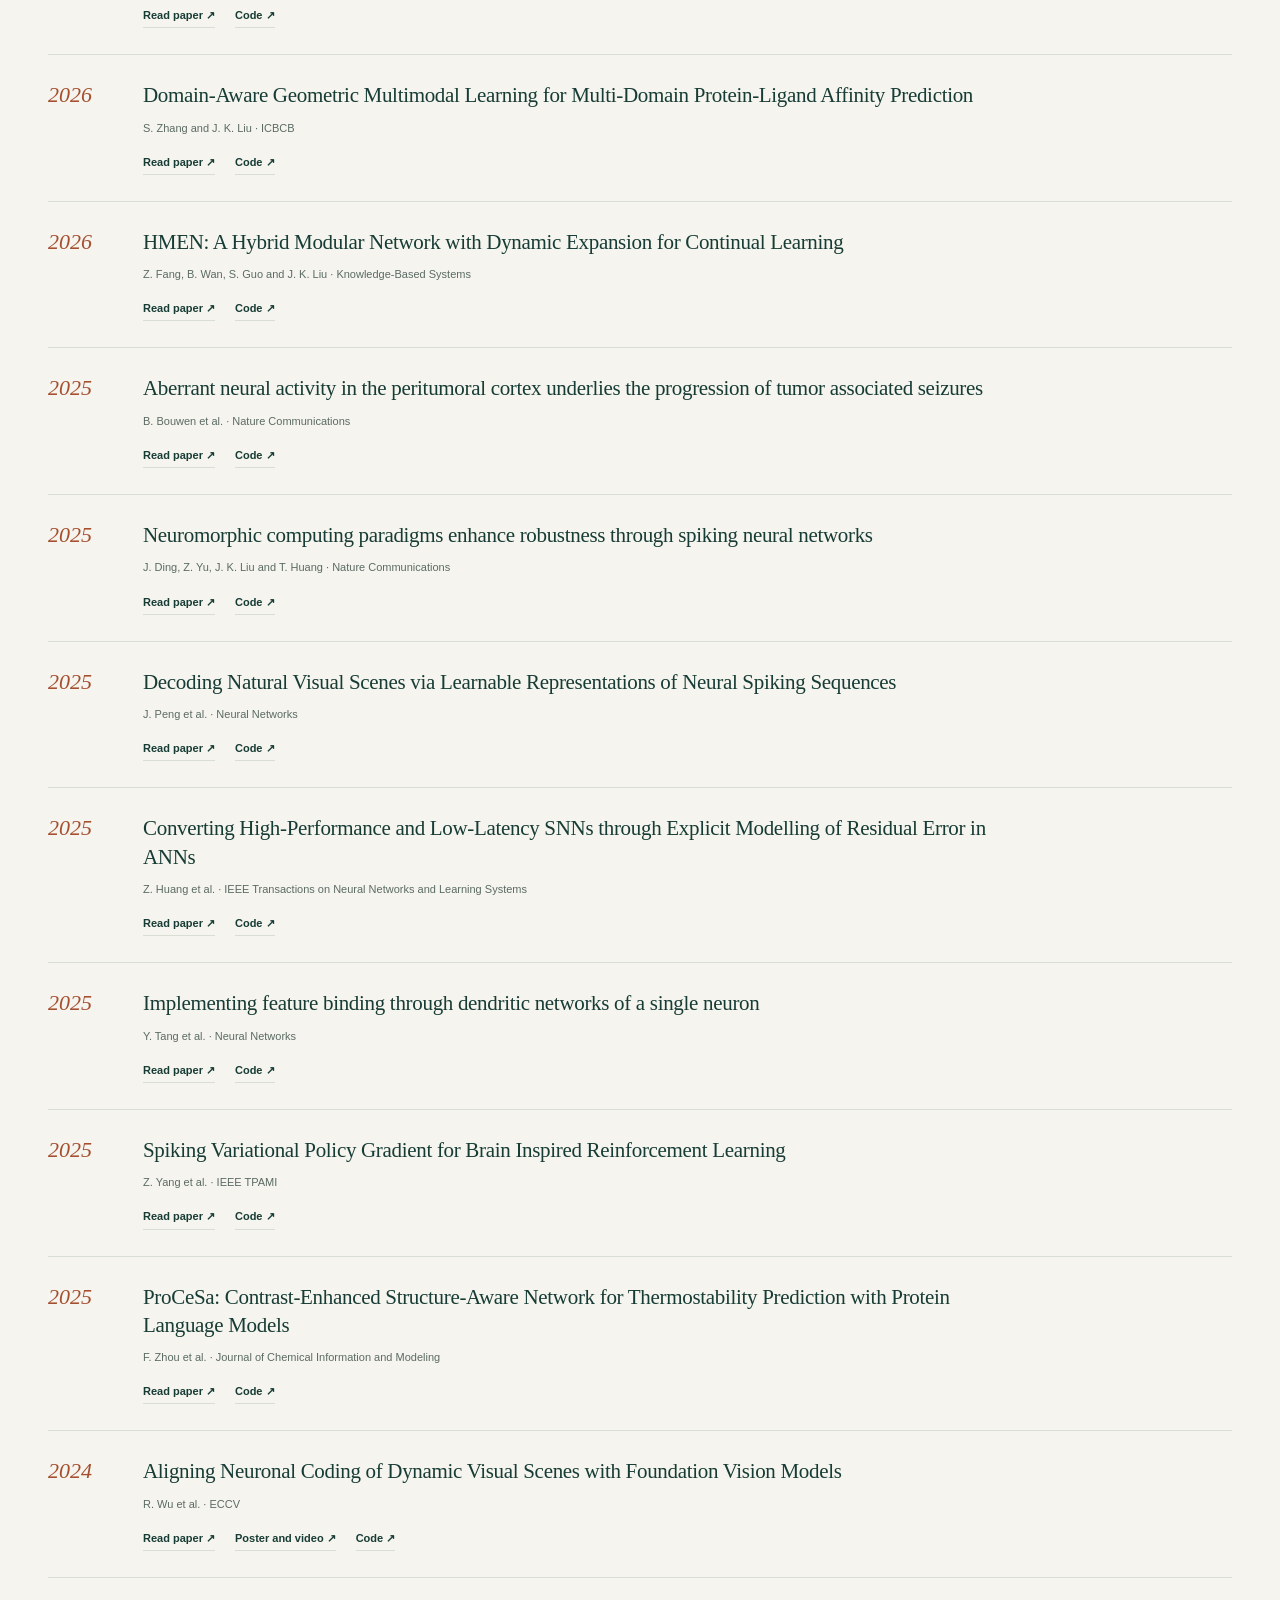
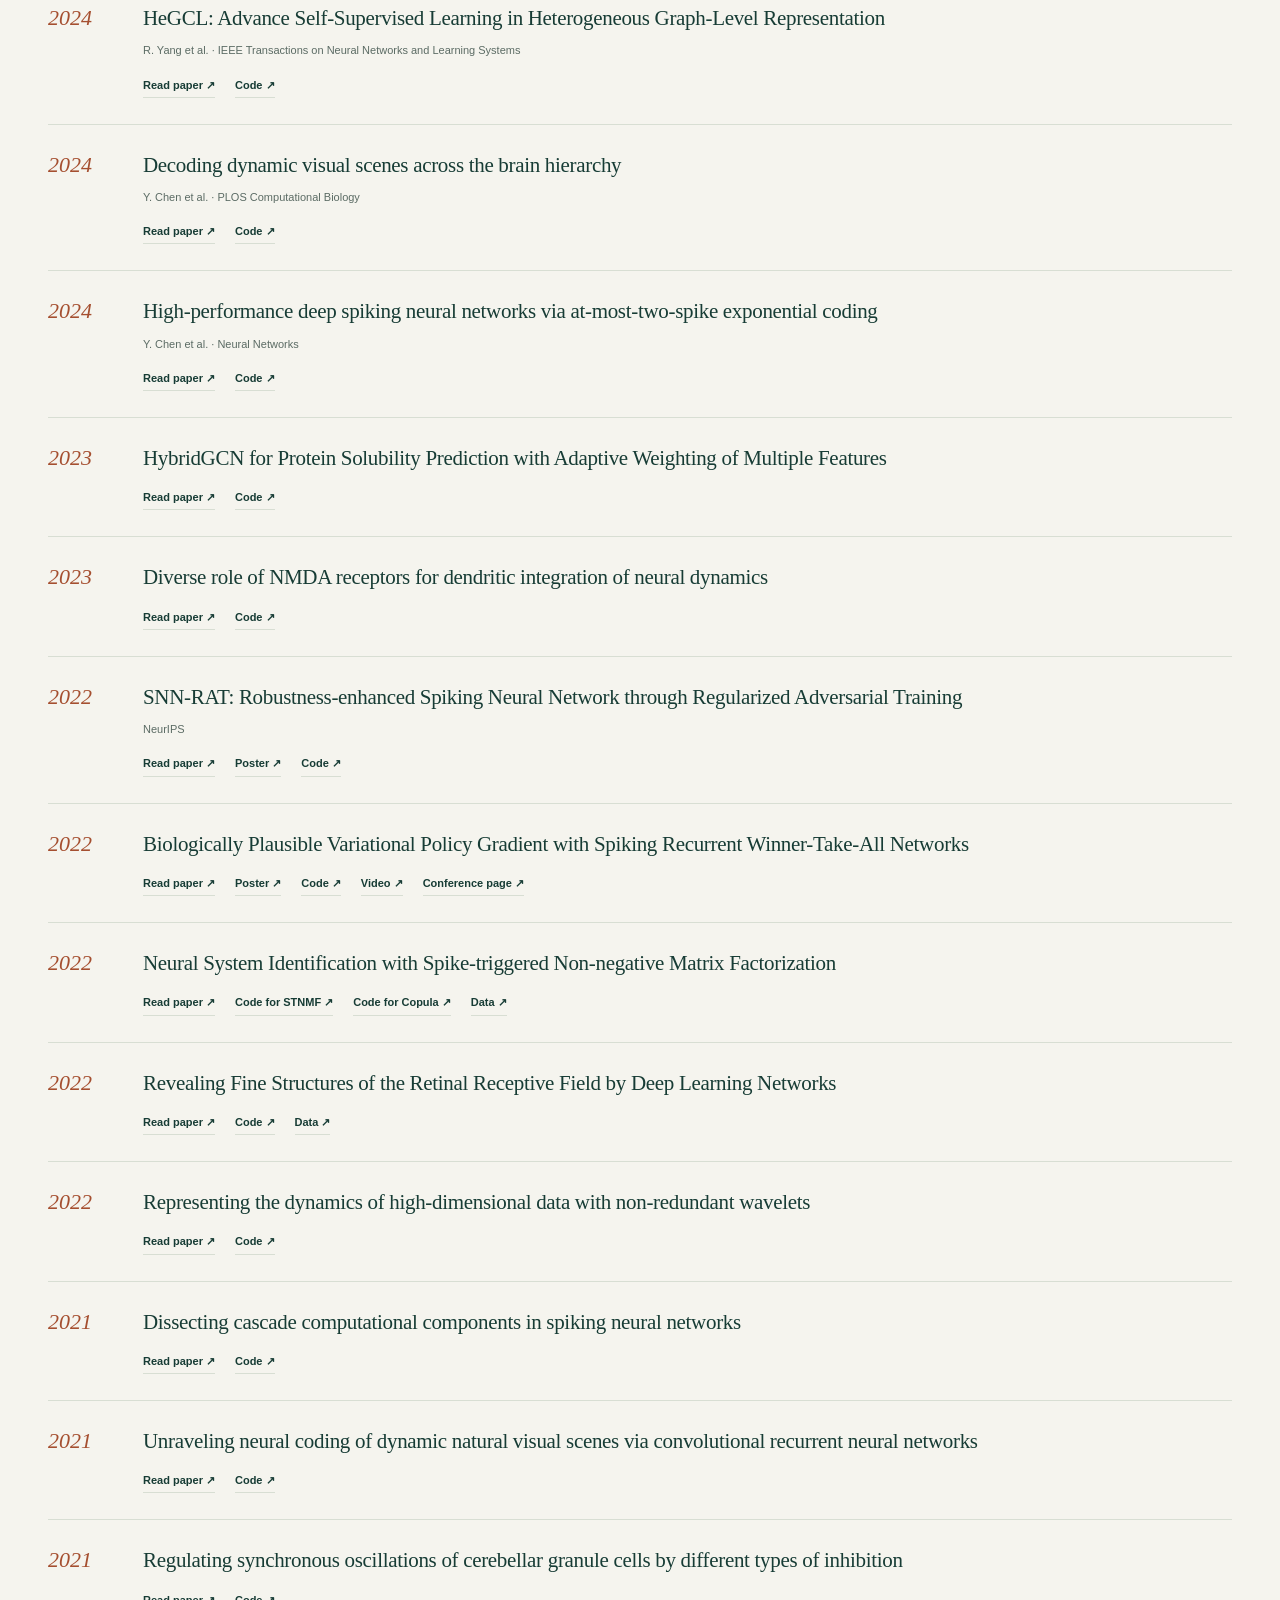
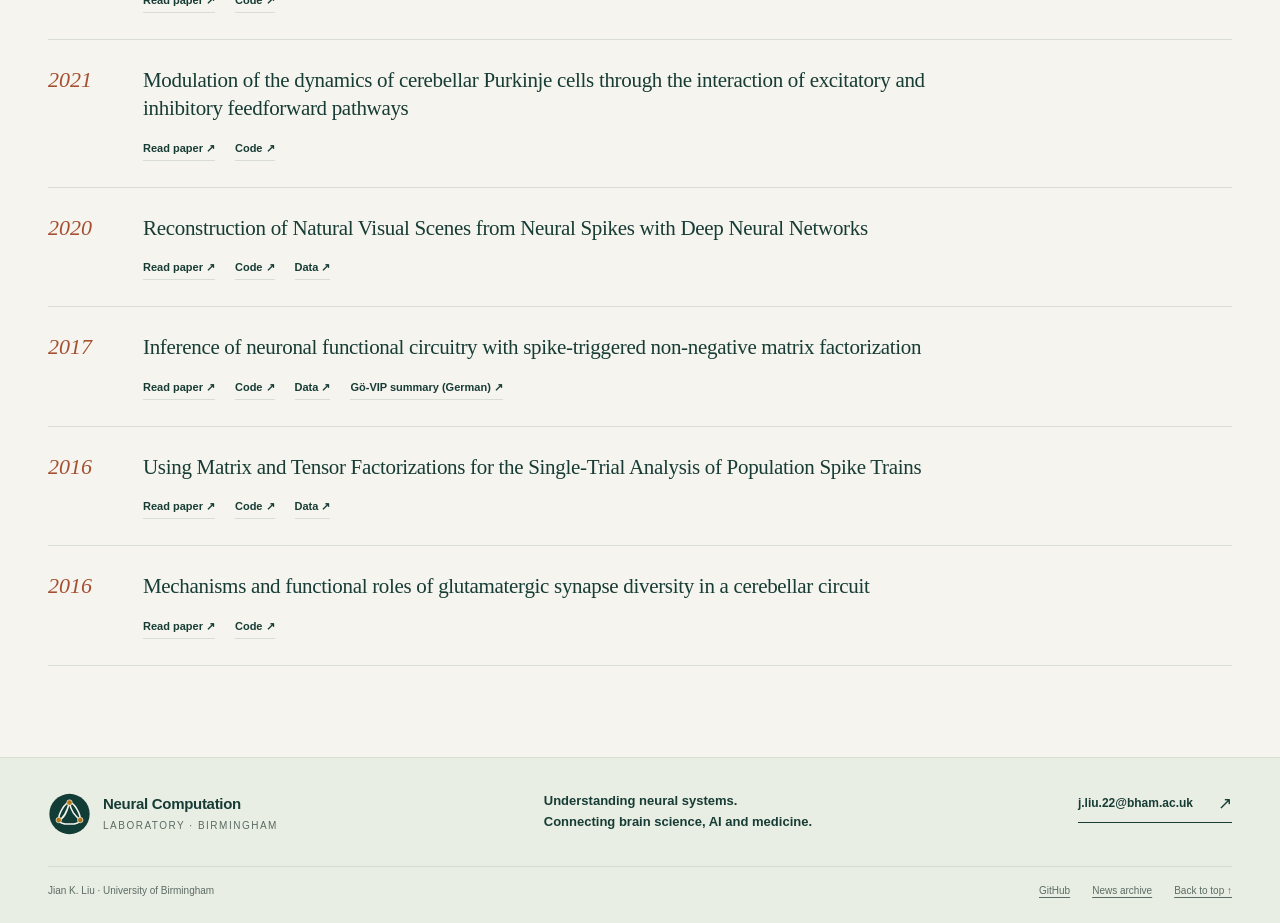
<file: publications.html>
<!doctype html>
<html lang="en">
<head>
  <meta charset="utf-8">
  <meta name="viewport" content="width=device-width, initial-scale=1">
  <meta name="description" content="Explore Neural Computation Laboratory publications with code. Find the complete publication list on Google Scholar.">
  <meta name="theme-color" content="#123d36">
  <title>Publications · Neural Computation Laboratory</title>
  <link rel="canonical" href="https://jiankliu.github.io/publications.html">
  <link rel="icon" href="assets/images/lab-mark.svg?v=20261026-1" type="image/svg+xml">
  <link rel="stylesheet" href="assets/css/styles.css?v=20261025-3">
  <script src="assets/js/site.js?v=20261025" defer></script>
</head>
<body>
<a class="skip-link" href="#main">Skip to content</a>
<header class="site-header">
  <div class="container header-inner">
    <a class="brand" href="index.html" aria-label="Neural Computation Laboratory home">
      <img class="brand-mark" src="assets/images/lab-mark.svg?v=20261026-1" width="46" height="46" alt="">
      <span class="brand-text">Neural Computation<span class="brand-meta">Laboratory · Birmingham</span></span>
    </a>
    <button class="nav-toggle" type="button" aria-expanded="false" aria-controls="site-nav" hidden>Menu<span aria-hidden="true"></span><span aria-hidden="true"></span></button>
    <nav id="site-nav" class="nav-links" aria-label="Main navigation">
      <a href="index.html#research">Research</a>
      <a href="people.html">People</a>
      <a href="publications.html" aria-current="page">Publications</a>
      <a href="news.html">News</a>
      <a href="index.html#join">Join us</a>
      <a class="contact-link" href="index.html#contact">Get in touch <span aria-hidden="true">↗</span></a>
    </nav>
  </div>
</header>
<main id="main">
<section class="page-hero" id="top"><div class="container page-hero-inner"><p class="eyebrow">Publications with code / 2016–2026</p><h1>Ideas,<br><em>shared.</em></h1><p class="page-intro">Explore our publications with code in neural computation, machine learning and computational medicine. For the complete publication list, visit <a href="https://scholar.google.com/citations?hl=en&amp;user=5eOhfkMAAAAJ" target="_blank" rel="noopener noreferrer">Google Scholar</a>.</p><div class="profile-links" aria-label="Jian K. Liu research profiles"><a class="button button-outline" href="https://scholar.google.com/citations?hl=en&amp;user=5eOhfkMAAAAJ" target="_blank" rel="noopener noreferrer">Google Scholar <span aria-hidden="true">↗</span></a><a class="button button-outline" href="https://www.researchgate.net/profile/Jian-Liu-144" target="_blank" rel="noopener noreferrer">ResearchGate <span aria-hidden="true">↗</span></a></div></div></section>
<section class="section publication-directory" data-filter-list data-result-noun="publications" aria-labelledby="publication-list-heading"><div class="container">
  <h2 id="publication-list-heading" class="sr-only">Publication list</h2>
  <div class="filter-panel" data-filter-controls hidden>
  <div class="filter-top"><label class="search-field"><span class="sr-only">Search publications</span><svg width="20" height="20" viewBox="0 0 24 24" fill="none" stroke="currentColor" stroke-width="1.5" aria-hidden="true"><circle cx="10.5" cy="10.5" r="6.5"/><path d="m16 16 5 5"/></svg><input type="search" data-search placeholder="Search titles, authors or topics" autocomplete="off"></label><span class="result-count" data-result-count role="status" aria-live="polite" aria-atomic="true"></span></div>
  <div class="filter-buttons" role="group" aria-label="Filter publications"><button class="filter-button" type="button" data-filter="all" aria-pressed="true">All years</button><button class="filter-button" type="button" data-filter="2026" aria-pressed="false">2026</button><button class="filter-button" type="button" data-filter="2025" aria-pressed="false">2025</button><button class="filter-button" type="button" data-filter="2024" aria-pressed="false">2024</button><button class="filter-button" type="button" data-filter="earlier" aria-pressed="false">2023 &amp; earlier</button></div>
</div>
  <ol class="publication-list"><li class="publication-item" id="brainbind-bridging-synchronized-eeg-and-fmri-through-long-form-naturalistic-video-representations" data-filter-item data-year="2026" data-category="2026" data-search-text="BrainBind: Bridging Synchronized EEG and fMRI through Long-Form Naturalistic Video Representations S. Wang, R. Wu and J. K. Liu · British Machine Vision Conference (BMVC 2026) 2026 https://doi.org/10.48550/arXiv.2611.05581 Code">
  <span class="publication-year">2026</span>
  <div class="publication-body"><h3 class="publication-title">BrainBind: Bridging Synchronized EEG and fMRI through Long-Form Naturalistic Video Representations</h3><p class="publication-meta">S. Wang, R. Wu and J. K. Liu · British Machine Vision Conference (BMVC 2026)</p><div class="publication-links"><a class="publication-link" href="https://arxiv.org/abs/2611.05581" aria-label="Read BrainBind: Bridging Synchronized EEG and fMRI through Long-Form Naturalistic Video Representations" target="_blank" rel="noopener noreferrer">Read paper <span aria-hidden="true">↗</span></a><a class="publication-link" href="https://github.com/Forainest789/Brainbind" aria-label="Code for BrainBind: Bridging Synchronized EEG and fMRI through Long-Form Naturalistic Video Representations" target="_blank" rel="noopener noreferrer">Code <span aria-hidden="true">↗</span></a></div></div>
</li><li class="publication-item" id="gpcr-ligand-bioactivity-prediction-with-physics-informed-dual-state-query-learning" data-filter-item data-year="2026" data-category="2026" data-search-text="GPCR Ligand Bioactivity Prediction with Physics-Informed Dual-State Query Learning S. Zhang, H. Zhang, R. Hong and J. K. Liu · ISBRA 2026 https://doi.org/10.48550/arXiv.2609.16468 Code">
  <span class="publication-year">2026</span>
  <div class="publication-body"><h3 class="publication-title">GPCR Ligand Bioactivity Prediction with Physics-Informed Dual-State Query Learning</h3><p class="publication-meta">S. Zhang, H. Zhang, R. Hong and J. K. Liu · ISBRA</p><div class="publication-links"><a class="publication-link" href="https://doi.org/10.48550/arXiv.2609.16468" aria-label="Read GPCR Ligand Bioactivity Prediction with Physics-Informed Dual-State Query Learning" target="_blank" rel="noopener noreferrer">Read paper <span aria-hidden="true">↗</span></a><a class="publication-link" href="https://github.com/jiankliu/DSQ" aria-label="Code for GPCR Ligand Bioactivity Prediction with Physics-Informed Dual-State Query Learning" target="_blank" rel="noopener noreferrer">Code <span aria-hidden="true">↗</span></a></div></div>
</li><li class="publication-item" id="seqproft-sequence-only-protein-property-prediction-with-lora-finetuning" data-filter-item data-year="2026" data-category="2026" data-search-text="SeqProFT: Sequence-only Protein Property Prediction with LoRA Finetuning S. Zhang and J. K. Liu · IEEE Transactions on Artificial Intelligence 2026 https://doi.org/10.1109/TAI.2025.3636109 Code">
  <span class="publication-year">2026</span>
  <div class="publication-body"><h3 class="publication-title">SeqProFT: Sequence-only Protein Property Prediction with LoRA Finetuning</h3><p class="publication-meta">S. Zhang and J. K. Liu · IEEE Transactions on Artificial Intelligence</p><div class="publication-links"><a class="publication-link" href="https://doi.org/10.1109/TAI.2025.3636109" aria-label="Read SeqProFT: Sequence-only Protein Property Prediction with LoRA Finetuning" target="_blank" rel="noopener noreferrer">Read paper <span aria-hidden="true">↗</span></a><a class="publication-link" href="https://github.com/jiankliu/SeqProFT" aria-label="Code for SeqProFT: Sequence-only Protein Property Prediction with LoRA Finetuning" target="_blank" rel="noopener noreferrer">Code <span aria-hidden="true">↗</span></a></div></div>
</li><li class="publication-item" id="hierarchical-contrastive-learning-for-multi-domain-protein-ligand-binding" data-filter-item data-year="2026" data-category="2026" data-search-text="Hierarchical Contrastive Learning for Multi-Domain Protein-Ligand Binding S. Zhang, R. Hong, H. Zhang and J. K. Liu · ISBRA 2026 https://doi.org/10.1007/978-981-92-3719-7_20 Code">
  <span class="publication-year">2026</span>
  <div class="publication-body"><h3 class="publication-title">Hierarchical Contrastive Learning for Multi-Domain Protein-Ligand Binding</h3><p class="publication-meta">S. Zhang, R. Hong, H. Zhang and J. K. Liu · ISBRA</p><div class="publication-links"><a class="publication-link" href="https://doi.org/10.1007/978-981-92-3719-7_20" aria-label="Read Hierarchical Contrastive Learning for Multi-Domain Protein-Ligand Binding" target="_blank" rel="noopener noreferrer">Read paper <span aria-hidden="true">↗</span></a><a class="publication-link" href="https://github.com/jiankliu/HCLBind" aria-label="Code for Hierarchical Contrastive Learning for Multi-Domain Protein-Ligand Binding" target="_blank" rel="noopener noreferrer">Code <span aria-hidden="true">↗</span></a></div></div>
</li><li class="publication-item" id="copilot-assisted-second-thought-framework-for-brain-to-robot-hand-motion-decoding" data-filter-item data-year="2026" data-category="2026" data-search-text="Copilot-Assisted Second-Thought Framework for Brain-to-Robot Hand Motion Decoding Y. Li, S. Wang and J. K. Liu · ICAIS &amp; ISAS 2026 https://doi.org/10.48550/arXiv.2603.27492 Code">
  <span class="publication-year">2026</span>
  <div class="publication-body"><h3 class="publication-title">Copilot-Assisted Second-Thought Framework for Brain-to-Robot Hand Motion Decoding</h3><p class="publication-meta">Y. Li, S. Wang and J. K. Liu · ICAIS &amp; ISAS</p><div class="publication-links"><a class="publication-link" href="https://doi.org/10.48550/arXiv.2603.27492" aria-label="Read Copilot-Assisted Second-Thought Framework for Brain-to-Robot Hand Motion Decoding" target="_blank" rel="noopener noreferrer">Read paper <span aria-hidden="true">↗</span></a><a class="publication-link" href="https://github.com/ssshiFang/EEGDecoding_Robotarm" aria-label="Code for Copilot-Assisted Second-Thought Framework for Brain-to-Robot Hand Motion Decoding" target="_blank" rel="noopener noreferrer">Code <span aria-hidden="true">↗</span></a></div></div>
</li><li class="publication-item" id="domain-aware-geometric-multimodal-learning-for-multi-domain-protein-ligand-affinity-prediction" data-filter-item data-year="2026" data-category="2026" data-search-text="Domain-Aware Geometric Multimodal Learning for Multi-Domain Protein-Ligand Affinity Prediction S. Zhang and J. K. Liu · ICBCB 2026 https://doi.org/10.48550/arXiv.2601.17102 Code">
  <span class="publication-year">2026</span>
  <div class="publication-body"><h3 class="publication-title">Domain-Aware Geometric Multimodal Learning for Multi-Domain Protein-Ligand Affinity Prediction</h3><p class="publication-meta">S. Zhang and J. K. Liu · ICBCB</p><div class="publication-links"><a class="publication-link" href="https://doi.org/10.48550/arXiv.2601.17102" aria-label="Read Domain-Aware Geometric Multimodal Learning for Multi-Domain Protein-Ligand Affinity Prediction" target="_blank" rel="noopener noreferrer">Read paper <span aria-hidden="true">↗</span></a><a class="publication-link" href="https://github.com/jiankliu/DAGML" aria-label="Code for Domain-Aware Geometric Multimodal Learning for Multi-Domain Protein-Ligand Affinity Prediction" target="_blank" rel="noopener noreferrer">Code <span aria-hidden="true">↗</span></a></div></div>
</li><li class="publication-item" id="hmen-a-hybrid-modular-network-with-dynamic-expansion-for-continual-learning" data-filter-item data-year="2026" data-category="2026" data-search-text="HMEN: A Hybrid Modular Network with Dynamic Expansion for Continual Learning Z. Fang, B. Wan, S. Guo and J. K. Liu · Knowledge-Based Systems 2026 https://doi.org/10.1016/j.knosys.2025.115182 Code">
  <span class="publication-year">2026</span>
  <div class="publication-body"><h3 class="publication-title">HMEN: A Hybrid Modular Network with Dynamic Expansion for Continual Learning</h3><p class="publication-meta">Z. Fang, B. Wan, S. Guo and J. K. Liu · Knowledge-Based Systems</p><div class="publication-links"><a class="publication-link" href="https://doi.org/10.1016/j.knosys.2025.115182" aria-label="Read HMEN: A Hybrid Modular Network with Dynamic Expansion for Continual Learning" target="_blank" rel="noopener noreferrer">Read paper <span aria-hidden="true">↗</span></a><a class="publication-link" href="https://github.com/fghfxh/HMEN" aria-label="Code for HMEN: A Hybrid Modular Network with Dynamic Expansion for Continual Learning" target="_blank" rel="noopener noreferrer">Code <span aria-hidden="true">↗</span></a></div></div>
</li><li class="publication-item" id="aberrant-neural-activity-in-the-peritumoral-cortex-underlies-the-progression-of-tumor-associated-seizures" data-filter-item data-year="2025" data-category="2025" data-search-text="Aberrant neural activity in the peritumoral cortex underlies the progression of tumor associated seizures B. Bouwen et al. · Nature Communications 2025 https://doi.org/10.1038/s41467-025-66226-5 Code">
  <span class="publication-year">2025</span>
  <div class="publication-body"><h3 class="publication-title">Aberrant neural activity in the peritumoral cortex underlies the progression of tumor associated seizures</h3><p class="publication-meta">B. Bouwen et al. · Nature Communications</p><div class="publication-links"><a class="publication-link" href="https://doi.org/10.1038/s41467-025-66226-5" aria-label="Read Aberrant neural activity in the peritumoral cortex underlies the progression of tumor associated seizures" target="_blank" rel="noopener noreferrer">Read paper <span aria-hidden="true">↗</span></a><a class="publication-link" href="https://github.com/ydtang/Seizure-model" aria-label="Code for Aberrant neural activity in the peritumoral cortex underlies the progression of tumor associated seizures" target="_blank" rel="noopener noreferrer">Code <span aria-hidden="true">↗</span></a></div></div>
</li><li class="publication-item" id="neuromorphic-computing-paradigms-enhance-robustness-through-spiking-neural-networks" data-filter-item data-year="2025" data-category="2025" data-search-text="Neuromorphic computing paradigms enhance robustness through spiking neural networks J. Ding, Z. Yu, J. K. Liu and T. Huang · Nature Communications 2025 https://doi.org/10.1038/s41467-025-65197-x Code">
  <span class="publication-year">2025</span>
  <div class="publication-body"><h3 class="publication-title">Neuromorphic computing paradigms enhance robustness through spiking neural networks</h3><p class="publication-meta">J. Ding, Z. Yu, J. K. Liu and T. Huang · Nature Communications</p><div class="publication-links"><a class="publication-link" href="https://doi.org/10.1038/s41467-025-65197-x" aria-label="Read Neuromorphic computing paradigms enhance robustness through spiking neural networks" target="_blank" rel="noopener noreferrer">Read paper <span aria-hidden="true">↗</span></a><a class="publication-link" href="https://github.com/DingJianhao/SNNEnhancingRobustness" aria-label="Code for Neuromorphic computing paradigms enhance robustness through spiking neural networks" target="_blank" rel="noopener noreferrer">Code <span aria-hidden="true">↗</span></a></div></div>
</li><li class="publication-item" id="decoding-natural-visual-scenes-via-learnable-representations-of-neural-spiking-sequences" data-filter-item data-year="2025" data-category="2025" data-search-text="Decoding Natural Visual Scenes via Learnable Representations of Neural Spiking Sequences J. Peng et al. · Neural Networks 2025 https://doi.org/10.1016/j.neunet.2025.107863 Code">
  <span class="publication-year">2025</span>
  <div class="publication-body"><h3 class="publication-title">Decoding Natural Visual Scenes via Learnable Representations of Neural Spiking Sequences</h3><p class="publication-meta">J. Peng et al. · Neural Networks</p><div class="publication-links"><a class="publication-link" href="https://doi.org/10.1016/j.neunet.2025.107863" aria-label="Read Decoding Natural Visual Scenes via Learnable Representations of Neural Spiking Sequences" target="_blank" rel="noopener noreferrer">Read paper <span aria-hidden="true">↗</span></a><a class="publication-link" href="https://github.com/jiankliu/WISA" aria-label="Code for Decoding Natural Visual Scenes via Learnable Representations of Neural Spiking Sequences" target="_blank" rel="noopener noreferrer">Code <span aria-hidden="true">↗</span></a></div></div>
</li><li class="publication-item" id="converting-high-performance-and-low-latency-snns-through-explicit-modelling-of-residual-error-in-anns" data-filter-item data-year="2025" data-category="2025" data-search-text="Converting High-Performance and Low-Latency SNNs through Explicit Modelling of Residual Error in ANNs Z. Huang et al. · IEEE Transactions on Neural Networks and Learning Systems 2025 https://doi.org/10.1109/TNNLS.2025.3567567 Code">
  <span class="publication-year">2025</span>
  <div class="publication-body"><h3 class="publication-title">Converting High-Performance and Low-Latency SNNs through Explicit Modelling of Residual Error in ANNs</h3><p class="publication-meta">Z. Huang et al. · IEEE Transactions on Neural Networks and Learning Systems</p><div class="publication-links"><a class="publication-link" href="https://doi.org/10.1109/TNNLS.2025.3567567" aria-label="Read Converting High-Performance and Low-Latency SNNs through Explicit Modelling of Residual Error in ANNs" target="_blank" rel="noopener noreferrer">Read paper <span aria-hidden="true">↗</span></a><a class="publication-link" href="https://github.com/hzp2022/ANN2SNN_NQ" aria-label="Code for Converting High-Performance and Low-Latency SNNs through Explicit Modelling of Residual Error in ANNs" target="_blank" rel="noopener noreferrer">Code <span aria-hidden="true">↗</span></a></div></div>
</li><li class="publication-item" id="implementing-feature-binding-through-dendritic-networks-of-a-single-neuron" data-filter-item data-year="2025" data-category="2025" data-search-text="Implementing feature binding through dendritic networks of a single neuron Y. Tang et al. · Neural Networks 2025 https://doi.org/10.1016/j.neunet.2025.107555 Code">
  <span class="publication-year">2025</span>
  <div class="publication-body"><h3 class="publication-title">Implementing feature binding through dendritic networks of a single neuron</h3><p class="publication-meta">Y. Tang et al. · Neural Networks</p><div class="publication-links"><a class="publication-link" href="https://doi.org/10.1016/j.neunet.2025.107555" aria-label="Read Implementing feature binding through dendritic networks of a single neuron" target="_blank" rel="noopener noreferrer">Read paper <span aria-hidden="true">↗</span></a><a class="publication-link" href="https://github.com/ydtang/Nonlinearity-model" aria-label="Code for Implementing feature binding through dendritic networks of a single neuron" target="_blank" rel="noopener noreferrer">Code <span aria-hidden="true">↗</span></a></div></div>
</li><li class="publication-item" id="spiking-variational-policy-gradient-for-brain-inspired-reinforcement-learning" data-filter-item data-year="2025" data-category="2025" data-search-text="Spiking Variational Policy Gradient for Brain Inspired Reinforcement Learning Z. Yang et al. · IEEE TPAMI 2025 https://doi.org/10.1109/TPAMI.2024.3511936 Code">
  <span class="publication-year">2025</span>
  <div class="publication-body"><h3 class="publication-title">Spiking Variational Policy Gradient for Brain Inspired Reinforcement Learning</h3><p class="publication-meta">Z. Yang et al. · IEEE TPAMI</p><div class="publication-links"><a class="publication-link" href="https://doi.org/10.1109/TPAMI.2024.3511936" aria-label="Read Spiking Variational Policy Gradient for Brain Inspired Reinforcement Learning" target="_blank" rel="noopener noreferrer">Read paper <span aria-hidden="true">↗</span></a><a class="publication-link" href="https://github.com/yzlc080733/SVPG2023" aria-label="Code for Spiking Variational Policy Gradient for Brain Inspired Reinforcement Learning" target="_blank" rel="noopener noreferrer">Code <span aria-hidden="true">↗</span></a></div></div>
</li><li class="publication-item" id="procesa-contrast-enhanced-structure-aware-network-for-thermostability-prediction-with-protein-language-models" data-filter-item data-year="2025" data-category="2025" data-search-text="ProCeSa: Contrast-Enhanced Structure-Aware Network for Thermostability Prediction with Protein Language Models F. Zhou et al. · Journal of Chemical Information and Modeling 2025 https://doi.org/10.1021/acs.jcim.4c01752 Code">
  <span class="publication-year">2025</span>
  <div class="publication-body"><h3 class="publication-title">ProCeSa: Contrast-Enhanced Structure-Aware Network for Thermostability Prediction with Protein Language Models</h3><p class="publication-meta">F. Zhou et al. · Journal of Chemical Information and Modeling</p><div class="publication-links"><a class="publication-link" href="https://doi.org/10.1021/acs.jcim.4c01752" aria-label="Read ProCeSa: Contrast-Enhanced Structure-Aware Network for Thermostability Prediction with Protein Language Models" target="_blank" rel="noopener noreferrer">Read paper <span aria-hidden="true">↗</span></a><a class="publication-link" href="https://github.com/jiankliu/ProCeSa" aria-label="Code for ProCeSa: Contrast-Enhanced Structure-Aware Network for Thermostability Prediction with Protein Language Models" target="_blank" rel="noopener noreferrer">Code <span aria-hidden="true">↗</span></a></div></div>
</li><li class="publication-item" id="aligning-neuronal-coding-of-dynamic-visual-scenes-with-foundation-vision-models" data-filter-item data-year="2024" data-category="2024" data-search-text="Aligning Neuronal Coding of Dynamic Visual Scenes with Foundation Vision Models R. Wu et al. · ECCV 2024 https://doi.org/10.1007/978-3-031-73223-2_14 Poster and video Code">
  <span class="publication-year">2024</span>
  <div class="publication-body"><h3 class="publication-title">Aligning Neuronal Coding of Dynamic Visual Scenes with Foundation Vision Models</h3><p class="publication-meta">R. Wu et al. · ECCV</p><div class="publication-links"><a class="publication-link" href="https://doi.org/10.1007/978-3-031-73223-2_14" aria-label="Read Aligning Neuronal Coding of Dynamic Visual Scenes with Foundation Vision Models" target="_blank" rel="noopener noreferrer">Read paper <span aria-hidden="true">↗</span></a><a class="publication-link" href="https://eccv.ecva.net/virtual/2024/poster/2181" aria-label="Poster and video for Aligning Neuronal Coding of Dynamic Visual Scenes with Foundation Vision Models" target="_blank" rel="noopener noreferrer">Poster and video <span aria-hidden="true">↗</span></a><a class="publication-link" href="https://github.com/wurining/Vi-ST" aria-label="Code for Aligning Neuronal Coding of Dynamic Visual Scenes with Foundation Vision Models" target="_blank" rel="noopener noreferrer">Code <span aria-hidden="true">↗</span></a></div></div>
</li><li class="publication-item" id="hegcl-advance-self-supervised-learning-in-heterogeneous-graph-level-representation" data-filter-item data-year="2024" data-category="2024" data-search-text="HeGCL: Advance Self-Supervised Learning in Heterogeneous Graph-Level Representation R. Yang et al. · IEEE Transactions on Neural Networks and Learning Systems 2024 https://doi.org/10.1109/TNNLS.2023.3273255 Code">
  <span class="publication-year">2024</span>
  <div class="publication-body"><h3 class="publication-title">HeGCL: Advance Self-Supervised Learning in Heterogeneous Graph-Level Representation</h3><p class="publication-meta">R. Yang et al. · IEEE Transactions on Neural Networks and Learning Systems</p><div class="publication-links"><a class="publication-link" href="https://doi.org/10.1109/TNNLS.2023.3273255" aria-label="Read HeGCL: Advance Self-Supervised Learning in Heterogeneous Graph-Level Representation" target="_blank" rel="noopener noreferrer">Read paper <span aria-hidden="true">↗</span></a><a class="publication-link" href="https://github.com/shigen97/HeGCL" aria-label="Code for HeGCL: Advance Self-Supervised Learning in Heterogeneous Graph-Level Representation" target="_blank" rel="noopener noreferrer">Code <span aria-hidden="true">↗</span></a></div></div>
</li><li class="publication-item" id="decoding-dynamic-visual-scenes-across-the-brain-hierarchy" data-filter-item data-year="2024" data-category="2024" data-search-text="Decoding dynamic visual scenes across the brain hierarchy Y. Chen et al. · PLOS Computational Biology 2024 https://doi.org/10.1371/journal.pcbi.1012297 Code">
  <span class="publication-year">2024</span>
  <div class="publication-body"><h3 class="publication-title">Decoding dynamic visual scenes across the brain hierarchy</h3><p class="publication-meta">Y. Chen et al. · PLOS Computational Biology</p><div class="publication-links"><a class="publication-link" href="https://doi.org/10.1371/journal.pcbi.1012297" aria-label="Read Decoding dynamic visual scenes across the brain hierarchy" target="_blank" rel="noopener noreferrer">Read paper <span aria-hidden="true">↗</span></a><a class="publication-link" href="https://github.com/beizai/Decoding" aria-label="Code for Decoding dynamic visual scenes across the brain hierarchy" target="_blank" rel="noopener noreferrer">Code <span aria-hidden="true">↗</span></a></div></div>
</li><li class="publication-item" id="high-performance-deep-spiking-neural-networks-via-at-most-two-spike-exponential-coding" data-filter-item data-year="2024" data-category="2024" data-search-text="High-performance deep spiking neural networks via at-most-two-spike exponential coding Y. Chen et al. · Neural Networks 2024 https://doi.org/10.1016/j.neunet.2024.106346 Code">
  <span class="publication-year">2024</span>
  <div class="publication-body"><h3 class="publication-title">High-performance deep spiking neural networks via at-most-two-spike exponential coding</h3><p class="publication-meta">Y. Chen et al. · Neural Networks</p><div class="publication-links"><a class="publication-link" href="https://doi.org/10.1016/j.neunet.2024.106346" aria-label="Read High-performance deep spiking neural networks via at-most-two-spike exponential coding" target="_blank" rel="noopener noreferrer">Read paper <span aria-hidden="true">↗</span></a><a class="publication-link" href="https://github.com/RPDS2020/AEC" aria-label="Code for High-performance deep spiking neural networks via at-most-two-spike exponential coding" target="_blank" rel="noopener noreferrer">Code <span aria-hidden="true">↗</span></a></div></div>
</li><li class="publication-item" id="hybridgcn-for-protein-solubility-prediction-with-adaptive-weighting-of-multiple-features" data-filter-item data-year="2023" data-category="earlier" data-search-text="HybridGCN for Protein Solubility Prediction with Adaptive Weighting of Multiple Features  2023 https://doi.org/10.1186/s13321-023-00788-8 Code">
  <span class="publication-year">2023</span>
  <div class="publication-body"><h3 class="publication-title">HybridGCN for Protein Solubility Prediction with Adaptive Weighting of Multiple Features</h3><div class="publication-links"><a class="publication-link" href="https://doi.org/10.1186/s13321-023-00788-8" aria-label="Read HybridGCN for Protein Solubility Prediction with Adaptive Weighting of Multiple Features" target="_blank" rel="noopener noreferrer">Read paper <span aria-hidden="true">↗</span></a><a class="publication-link" href="https://github.com/jiankliu/HybridGCN" aria-label="Code for HybridGCN for Protein Solubility Prediction with Adaptive Weighting of Multiple Features" target="_blank" rel="noopener noreferrer">Code <span aria-hidden="true">↗</span></a></div></div>
</li><li class="publication-item" id="diverse-role-of-nmda-receptors-for-dendritic-integration-of-neural-dynamics" data-filter-item data-year="2023" data-category="earlier" data-search-text="Diverse role of NMDA receptors for dendritic integration of neural dynamics  2023 https://doi.org/10.1371/journal.pcbi.1011019 Code">
  <span class="publication-year">2023</span>
  <div class="publication-body"><h3 class="publication-title">Diverse role of NMDA receptors for dendritic integration of neural dynamics</h3><div class="publication-links"><a class="publication-link" href="https://doi.org/10.1371/journal.pcbi.1011019" aria-label="Read Diverse role of NMDA receptors for dendritic integration of neural dynamics" target="_blank" rel="noopener noreferrer">Read paper <span aria-hidden="true">↗</span></a><a class="publication-link" href="https://github.com/jiankliu/Dendritic-NMDA" aria-label="Code for Diverse role of NMDA receptors for dendritic integration of neural dynamics" target="_blank" rel="noopener noreferrer">Code <span aria-hidden="true">↗</span></a></div></div>
</li><li class="publication-item" id="snn-rat-robustness-enhanced-spiking-neural-network-through-regularized-adversarial-training" data-filter-item data-year="2022" data-category="earlier" data-search-text="SNN-RAT: Robustness-enhanced Spiking Neural Network through Regularized Adversarial Training NeurIPS 2022  Poster Code">
  <span class="publication-year">2022</span>
  <div class="publication-body"><h3 class="publication-title">SNN-RAT: Robustness-enhanced Spiking Neural Network through Regularized Adversarial Training</h3><p class="publication-meta">NeurIPS</p><div class="publication-links"><a class="publication-link" href="https://proceedings.neurips.cc/paper_files/paper/2022/hash/9cf904c86cc5f9ac95646c07d2cfa241-Abstract-Conference.html" aria-label="Read SNN-RAT: Robustness-enhanced Spiking Neural Network through Regularized Adversarial Training" target="_blank" rel="noopener noreferrer">Read paper <span aria-hidden="true">↗</span></a><a class="publication-link" href="https://nips.cc/media/PosterPDFs/NeurIPS%202022/54952.png?t=1668240874.2707984" aria-label="Poster for SNN-RAT: Robustness-enhanced Spiking Neural Network through Regularized Adversarial Training" target="_blank" rel="noopener noreferrer">Poster <span aria-hidden="true">↗</span></a><a class="publication-link" href="https://github.com/putshua/SNN-RAT" aria-label="Code for SNN-RAT: Robustness-enhanced Spiking Neural Network through Regularized Adversarial Training" target="_blank" rel="noopener noreferrer">Code <span aria-hidden="true">↗</span></a></div></div>
</li><li class="publication-item" id="biologically-plausible-variational-policy-gradient-with-spiking-recurrent-winner-take-all-networks" data-filter-item data-year="2022" data-category="earlier" data-search-text="Biologically Plausible Variational Policy Gradient with Spiking Recurrent Winner-Take-All Networks  2022 https://doi.org/10.48550/arXiv.2210.13225 Poster Code Video Conference page">
  <span class="publication-year">2022</span>
  <div class="publication-body"><h3 class="publication-title">Biologically Plausible Variational Policy Gradient with Spiking Recurrent Winner-Take-All Networks</h3><div class="publication-links"><a class="publication-link" href="https://doi.org/10.48550/arXiv.2210.13225" aria-label="Read Biologically Plausible Variational Policy Gradient with Spiking Recurrent Winner-Take-All Networks" target="_blank" rel="noopener noreferrer">Read paper <span aria-hidden="true">↗</span></a><a class="publication-link" href="https://bmvc2022.mpi-inf.mpg.de/0358_poster.pdf" aria-label="Poster for Biologically Plausible Variational Policy Gradient with Spiking Recurrent Winner-Take-All Networks" target="_blank" rel="noopener noreferrer">Poster <span aria-hidden="true">↗</span></a><a class="publication-link" href="https://github.com/yzlc080733/BMVC2022_SVPG" aria-label="Code for Biologically Plausible Variational Policy Gradient with Spiking Recurrent Winner-Take-All Networks" target="_blank" rel="noopener noreferrer">Code <span aria-hidden="true">↗</span></a><a class="publication-link" href="https://bmvc2022.mpi-inf.mpg.de/0358_video.mp4" aria-label="Video for Biologically Plausible Variational Policy Gradient with Spiking Recurrent Winner-Take-All Networks" target="_blank" rel="noopener noreferrer">Video <span aria-hidden="true">↗</span></a><a class="publication-link" href="https://bmvc2022.mpi-inf.mpg.de/358" aria-label="Conference page for Biologically Plausible Variational Policy Gradient with Spiking Recurrent Winner-Take-All Networks" target="_blank" rel="noopener noreferrer">Conference page <span aria-hidden="true">↗</span></a></div></div>
</li><li class="publication-item" id="neural-system-identification-with-spike-triggered-non-negative-matrix-factorization" data-filter-item data-year="2022" data-category="earlier" data-search-text="Neural System Identification with Spike-triggered Non-negative Matrix Factorization  2022 https://doi.org/10.1109/TCYB.2020.3042513 Code for STNMF Code for Copula Data">
  <span class="publication-year">2022</span>
  <div class="publication-body"><h3 class="publication-title">Neural System Identification with Spike-triggered Non-negative Matrix Factorization</h3><div class="publication-links"><a class="publication-link" href="https://doi.org/10.1109/TCYB.2020.3042513" aria-label="Read Neural System Identification with Spike-triggered Non-negative Matrix Factorization" target="_blank" rel="noopener noreferrer">Read paper <span aria-hidden="true">↗</span></a><a class="publication-link" href="https://github.com/jiankliu/STNMFanalysis" aria-label="Code for STNMF for Neural System Identification with Spike-triggered Non-negative Matrix Factorization" target="_blank" rel="noopener noreferrer">Code for STNMF <span aria-hidden="true">↗</span></a><a class="publication-link" href="https://github.com/jiankliu/Mixed-Vine-Toolbox-for-Matlab" aria-label="Code for Copula for Neural System Identification with Spike-triggered Non-negative Matrix Factorization" target="_blank" rel="noopener noreferrer">Code for Copula <span aria-hidden="true">↗</span></a><a class="publication-link" href="https://doi.org/10.12751/g-node.62b65b" aria-label="Data for Neural System Identification with Spike-triggered Non-negative Matrix Factorization" target="_blank" rel="noopener noreferrer">Data <span aria-hidden="true">↗</span></a></div></div>
</li><li class="publication-item" id="revealing-fine-structures-of-the-retinal-receptive-field-by-deep-learning-networks" data-filter-item data-year="2022" data-category="earlier" data-search-text="Revealing Fine Structures of the Retinal Receptive Field by Deep Learning Networks  2022 https://doi.org/10.1109/TCYB.2020.2972983 Code Data">
  <span class="publication-year">2022</span>
  <div class="publication-body"><h3 class="publication-title">Revealing Fine Structures of the Retinal Receptive Field by Deep Learning Networks</h3><div class="publication-links"><a class="publication-link" href="https://doi.org/10.1109/TCYB.2020.2972983" aria-label="Read Revealing Fine Structures of the Retinal Receptive Field by Deep Learning Networks" target="_blank" rel="noopener noreferrer">Read paper <span aria-hidden="true">↗</span></a><a class="publication-link" href="https://github.com/jiankliu/CNN-for-Retinal-Receptive-Field" aria-label="Code for Revealing Fine Structures of the Retinal Receptive Field by Deep Learning Networks" target="_blank" rel="noopener noreferrer">Code <span aria-hidden="true">↗</span></a><a class="publication-link" href="https://doi.org/10.12751/g-node.62b65b" aria-label="Data for Revealing Fine Structures of the Retinal Receptive Field by Deep Learning Networks" target="_blank" rel="noopener noreferrer">Data <span aria-hidden="true">↗</span></a></div></div>
</li><li class="publication-item" id="representing-the-dynamics-of-high-dimensional-data-with-non-redundant-wavelets" data-filter-item data-year="2022" data-category="earlier" data-search-text="Representing the dynamics of high-dimensional data with non-redundant wavelets  2022 https://doi.org/10.1016/j.patter.2021.100424 Code">
  <span class="publication-year">2022</span>
  <div class="publication-body"><h3 class="publication-title">Representing the dynamics of high-dimensional data with non-redundant wavelets</h3><div class="publication-links"><a class="publication-link" href="https://doi.org/10.1016/j.patter.2021.100424" aria-label="Read Representing the dynamics of high-dimensional data with non-redundant wavelets" target="_blank" rel="noopener noreferrer">Read paper <span aria-hidden="true">↗</span></a><a class="publication-link" href="https://github.com/jiashsh/WCMI_project" aria-label="Code for Representing the dynamics of high-dimensional data with non-redundant wavelets" target="_blank" rel="noopener noreferrer">Code <span aria-hidden="true">↗</span></a></div></div>
</li><li class="publication-item" id="dissecting-cascade-computational-components-in-spiking-neural-networks" data-filter-item data-year="2021" data-category="earlier" data-search-text="Dissecting cascade computational components in spiking neural networks  2021 https://doi.org/10.1371/journal.pcbi.1009640 Code">
  <span class="publication-year">2021</span>
  <div class="publication-body"><h3 class="publication-title">Dissecting cascade computational components in spiking neural networks</h3><div class="publication-links"><a class="publication-link" href="https://doi.org/10.1371/journal.pcbi.1009640" aria-label="Read Dissecting cascade computational components in spiking neural networks" target="_blank" rel="noopener noreferrer">Read paper <span aria-hidden="true">↗</span></a><a class="publication-link" href="https://github.com/jiankliu/STNMF-SNN" aria-label="Code for Dissecting cascade computational components in spiking neural networks" target="_blank" rel="noopener noreferrer">Code <span aria-hidden="true">↗</span></a></div></div>
</li><li class="publication-item" id="unraveling-neural-coding-of-dynamic-natural-visual-scenes-via-convolutional-recurrent-neural-networks" data-filter-item data-year="2021" data-category="earlier" data-search-text="Unraveling neural coding of dynamic natural visual scenes via convolutional recurrent neural networks  2021 https://doi.org/10.1016/j.patter.2021.100350 Code">
  <span class="publication-year">2021</span>
  <div class="publication-body"><h3 class="publication-title">Unraveling neural coding of dynamic natural visual scenes via convolutional recurrent neural networks</h3><div class="publication-links"><a class="publication-link" href="https://doi.org/10.1016/j.patter.2021.100350" aria-label="Read Unraveling neural coding of dynamic natural visual scenes via convolutional recurrent neural networks" target="_blank" rel="noopener noreferrer">Read paper <span aria-hidden="true">↗</span></a><a class="publication-link" href="https://github.com/Zyj061/retina-crnn_model" aria-label="Code for Unraveling neural coding of dynamic natural visual scenes via convolutional recurrent neural networks" target="_blank" rel="noopener noreferrer">Code <span aria-hidden="true">↗</span></a></div></div>
</li><li class="publication-item" id="regulating-synchronous-oscillations-of-cerebellar-granule-cells-by-different-types-of-inhibition" data-filter-item data-year="2021" data-category="earlier" data-search-text="Regulating synchronous oscillations of cerebellar granule cells by different types of inhibition  2021 https://doi.org/10.1371/journal.pcbi.1009163 Code">
  <span class="publication-year">2021</span>
  <div class="publication-body"><h3 class="publication-title">Regulating synchronous oscillations of cerebellar granule cells by different types of inhibition</h3><div class="publication-links"><a class="publication-link" href="https://doi.org/10.1371/journal.pcbi.1009163" aria-label="Read Regulating synchronous oscillations of cerebellar granule cells by different types of inhibition" target="_blank" rel="noopener noreferrer">Read paper <span aria-hidden="true">↗</span></a><a class="publication-link" href="https://github.com/jiankliu/GC-CoC-Network" aria-label="Code for Regulating synchronous oscillations of cerebellar granule cells by different types of inhibition" target="_blank" rel="noopener noreferrer">Code <span aria-hidden="true">↗</span></a></div></div>
</li><li class="publication-item" id="modulation-of-the-dynamics-of-cerebellar-purkinje-cells-through-the-interaction-of-excitatory-and-inhibitory-feedforward-pathways" data-filter-item data-year="2021" data-category="earlier" data-search-text="Modulation of the dynamics of cerebellar Purkinje cells through the interaction of excitatory and inhibitory feedforward pathways  2021 https://doi.org/10.1371/journal.pcbi.1008670 Code">
  <span class="publication-year">2021</span>
  <div class="publication-body"><h3 class="publication-title">Modulation of the dynamics of cerebellar Purkinje cells through the interaction of excitatory and inhibitory feedforward pathways</h3><div class="publication-links"><a class="publication-link" href="https://doi.org/10.1371/journal.pcbi.1008670" aria-label="Read Modulation of the dynamics of cerebellar Purkinje cells through the interaction of excitatory and inhibitory feedforward pathways" target="_blank" rel="noopener noreferrer">Read paper <span aria-hidden="true">↗</span></a><a class="publication-link" href="https://github.com/jiankliu/Purkinje-Cell-Network" aria-label="Code for Modulation of the dynamics of cerebellar Purkinje cells through the interaction of excitatory and inhibitory feedforward pathways" target="_blank" rel="noopener noreferrer">Code <span aria-hidden="true">↗</span></a></div></div>
</li><li class="publication-item" id="reconstruction-of-natural-visual-scenes-from-neural-spikes-with-deep-neural-networks" data-filter-item data-year="2020" data-category="earlier" data-search-text="Reconstruction of Natural Visual Scenes from Neural Spikes with Deep Neural Networks  2020 https://doi.org/10.1016/j.neunet.2020.01.033 Code Data">
  <span class="publication-year">2020</span>
  <div class="publication-body"><h3 class="publication-title">Reconstruction of Natural Visual Scenes from Neural Spikes with Deep Neural Networks</h3><div class="publication-links"><a class="publication-link" href="https://doi.org/10.1016/j.neunet.2020.01.033" aria-label="Read Reconstruction of Natural Visual Scenes from Neural Spikes with Deep Neural Networks" target="_blank" rel="noopener noreferrer">Read paper <span aria-hidden="true">↗</span></a><a class="publication-link" href="https://github.com/jiankliu/Spike-Image-Decoder" aria-label="Code for Reconstruction of Natural Visual Scenes from Neural Spikes with Deep Neural Networks" target="_blank" rel="noopener noreferrer">Code <span aria-hidden="true">↗</span></a><a class="publication-link" href="https://doi.org/10.5061/dryad.4ch10" aria-label="Data for Reconstruction of Natural Visual Scenes from Neural Spikes with Deep Neural Networks" target="_blank" rel="noopener noreferrer">Data <span aria-hidden="true">↗</span></a></div></div>
</li><li class="publication-item" id="inference-of-neuronal-functional-circuitry-with-spike-triggered-non-negative-matrix-factorization" data-filter-item data-year="2017" data-category="earlier" data-search-text="Inference of neuronal functional circuitry with spike-triggered non-negative matrix factorization  2017 https://doi.org/10.1038/s41467-017-00156-9 Code Data Gö-VIP summary (German)">
  <span class="publication-year">2017</span>
  <div class="publication-body"><h3 class="publication-title">Inference of neuronal functional circuitry with spike-triggered non-negative matrix factorization</h3><div class="publication-links"><a class="publication-link" href="https://doi.org/10.1038/s41467-017-00156-9" aria-label="Read Inference of neuronal functional circuitry with spike-triggered non-negative matrix factorization" target="_blank" rel="noopener noreferrer">Read paper <span aria-hidden="true">↗</span></a><a class="publication-link" href="https://github.com/gollischlab/STNMFanalysis" aria-label="Code for Inference of neuronal functional circuitry with spike-triggered non-negative matrix factorization" target="_blank" rel="noopener noreferrer">Code <span aria-hidden="true">↗</span></a><a class="publication-link" href="https://doi.org/10.12751/g-node.62b65b" aria-label="Data for Inference of neuronal functional circuitry with spike-triggered non-negative matrix factorization" target="_blank" rel="noopener noreferrer">Data <span aria-hidden="true">↗</span></a><a class="publication-link" href="https://www.umg.eu/fileadmin/Redaktion/Dachportal/004_Forschung/id78_Science_Support/id81_Karriere_Foerderung/id337_Very_important_publications/GOE-VIP-16_Gollisch.pdf" aria-label="Gö-VIP summary (German) for Inference of neuronal functional circuitry with spike-triggered non-negative matrix factorization" target="_blank" rel="noopener noreferrer">Gö-VIP summary (German) <span aria-hidden="true">↗</span></a></div></div>
</li><li class="publication-item" id="using-matrix-and-tensor-factorizations-for-the-single-trial-analysis-of-population-spike-trains" data-filter-item data-year="2016" data-category="earlier" data-search-text="Using Matrix and Tensor Factorizations for the Single-Trial Analysis of Population Spike Trains  2016 https://doi.org/10.1371/journal.pcbi.1005189 Code Data">
  <span class="publication-year">2016</span>
  <div class="publication-body"><h3 class="publication-title">Using Matrix and Tensor Factorizations for the Single-Trial Analysis of Population Spike Trains</h3><div class="publication-links"><a class="publication-link" href="https://doi.org/10.1371/journal.pcbi.1005189" aria-label="Read Using Matrix and Tensor Factorizations for the Single-Trial Analysis of Population Spike Trains" target="_blank" rel="noopener noreferrer">Read paper <span aria-hidden="true">↗</span></a><a class="publication-link" href="https://homepages.inf.ed.ac.uk/aonken/code/" aria-label="Code for Using Matrix and Tensor Factorizations for the Single-Trial Analysis of Population Spike Trains" target="_blank" rel="noopener noreferrer">Code <span aria-hidden="true">↗</span></a><a class="publication-link" href="https://doi.org/10.5061/dryad.4ch10" aria-label="Data for Using Matrix and Tensor Factorizations for the Single-Trial Analysis of Population Spike Trains" target="_blank" rel="noopener noreferrer">Data <span aria-hidden="true">↗</span></a></div></div>
</li><li class="publication-item" id="mechanisms-and-functional-roles-of-glutamatergic-synapse-diversity-in-a-cerebellar-circuit" data-filter-item data-year="2016" data-category="earlier" data-search-text="Mechanisms and functional roles of glutamatergic synapse diversity in a cerebellar circuit  2016 https://doi.org/10.7554/eLife.15872 Code">
  <span class="publication-year">2016</span>
  <div class="publication-body"><h3 class="publication-title">Mechanisms and functional roles of glutamatergic synapse diversity in a cerebellar circuit</h3><div class="publication-links"><a class="publication-link" href="https://doi.org/10.7554/eLife.15872" aria-label="Read Mechanisms and functional roles of glutamatergic synapse diversity in a cerebellar circuit" target="_blank" rel="noopener noreferrer">Read paper <span aria-hidden="true">↗</span></a><a class="publication-link" href="https://github.com/jiankliu/Granular-Layer-Network" aria-label="Code for Mechanisms and functional roles of glutamatergic synapse diversity in a cerebellar circuit" target="_blank" rel="noopener noreferrer">Code <span aria-hidden="true">↗</span></a></div></div>
</li></ol>
  <div class="empty-state" data-no-results hidden><h3>No publications found.</h3><p>Try another search or choose a different filter.</p><button type="button" class="button button-outline" data-clear-filters>Clear filters</button></div>
</div></section>
</main>
<footer class="site-footer">
  <div class="container footer-inner">
    <a class="brand footer-brand" href="index.html">
      <img class="brand-mark" src="assets/images/lab-mark.svg?v=20261026-1" width="46" height="46" alt="">
      <span class="brand-text">Neural Computation<span class="brand-meta">Laboratory · Birmingham</span></span>
    </a>
    <p>Understanding neural systems.<br>Connecting brain science, AI and medicine.</p>
    <a class="text-link" href="mailto:j.liu.22@bham.ac.uk">j.liu.22@bham.ac.uk <span aria-hidden="true">↗</span></a>
  </div>
  <div class="container footer-bottom">
    <span>Jian K. Liu · University of Birmingham</span>
    <div><a href="https://github.com/jiankliu" target="_blank" rel="noopener noreferrer">GitHub</a><a href="news.html">News archive</a><a href="index.html#top">Back to top ↑</a></div>
  </div>
</footer>
</body>
</html>
</file>
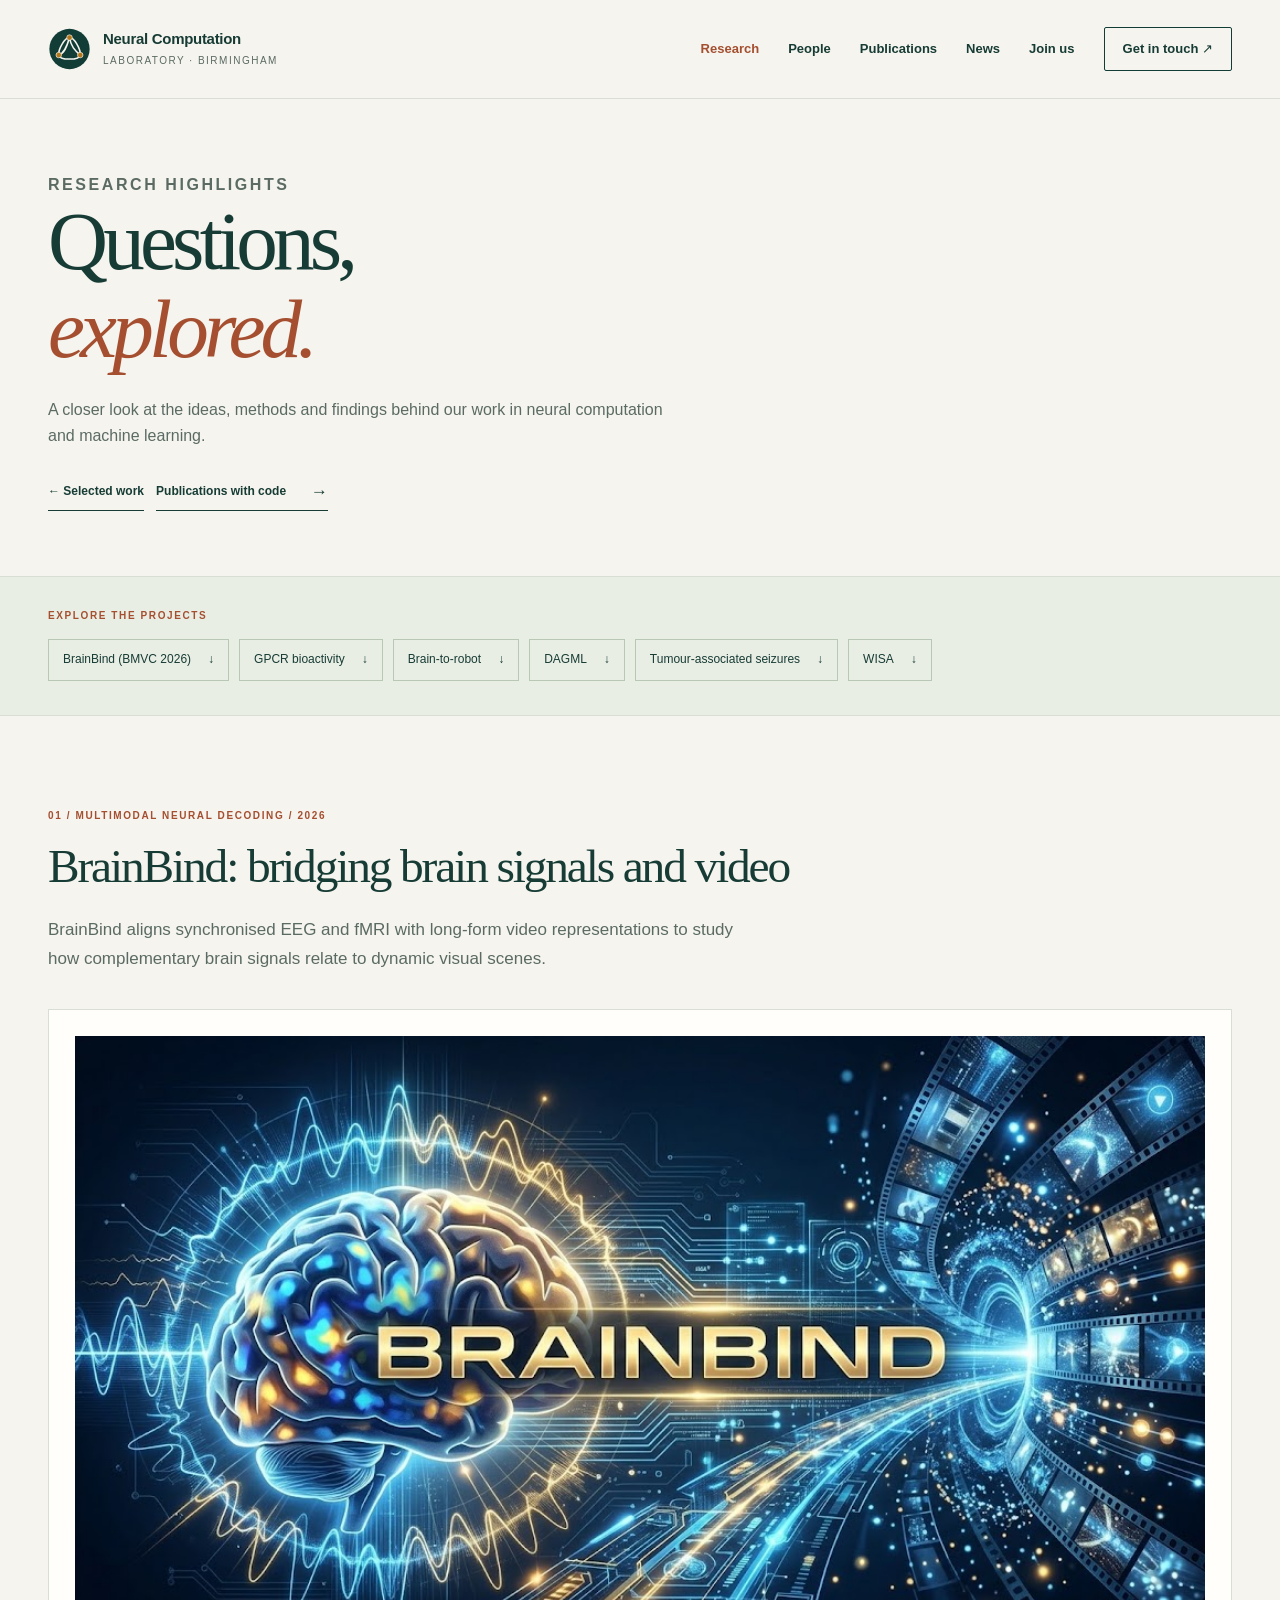
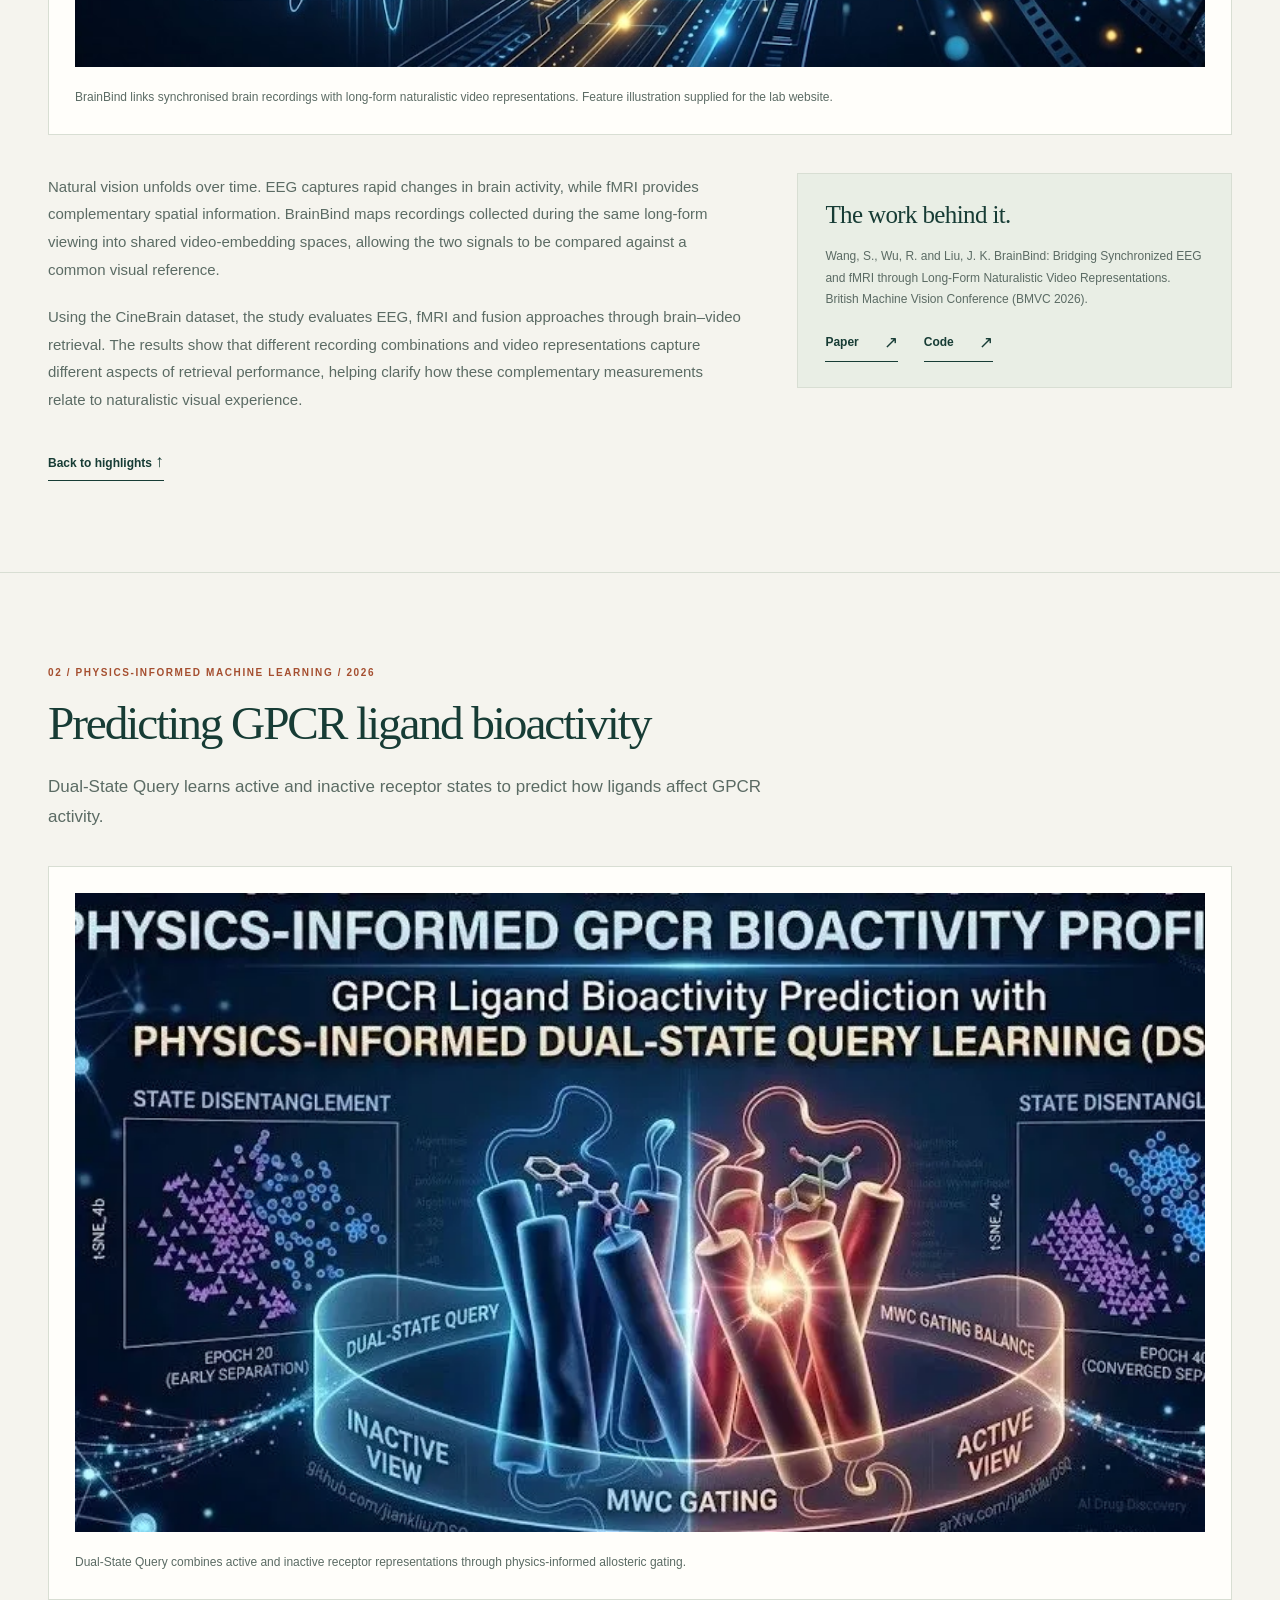
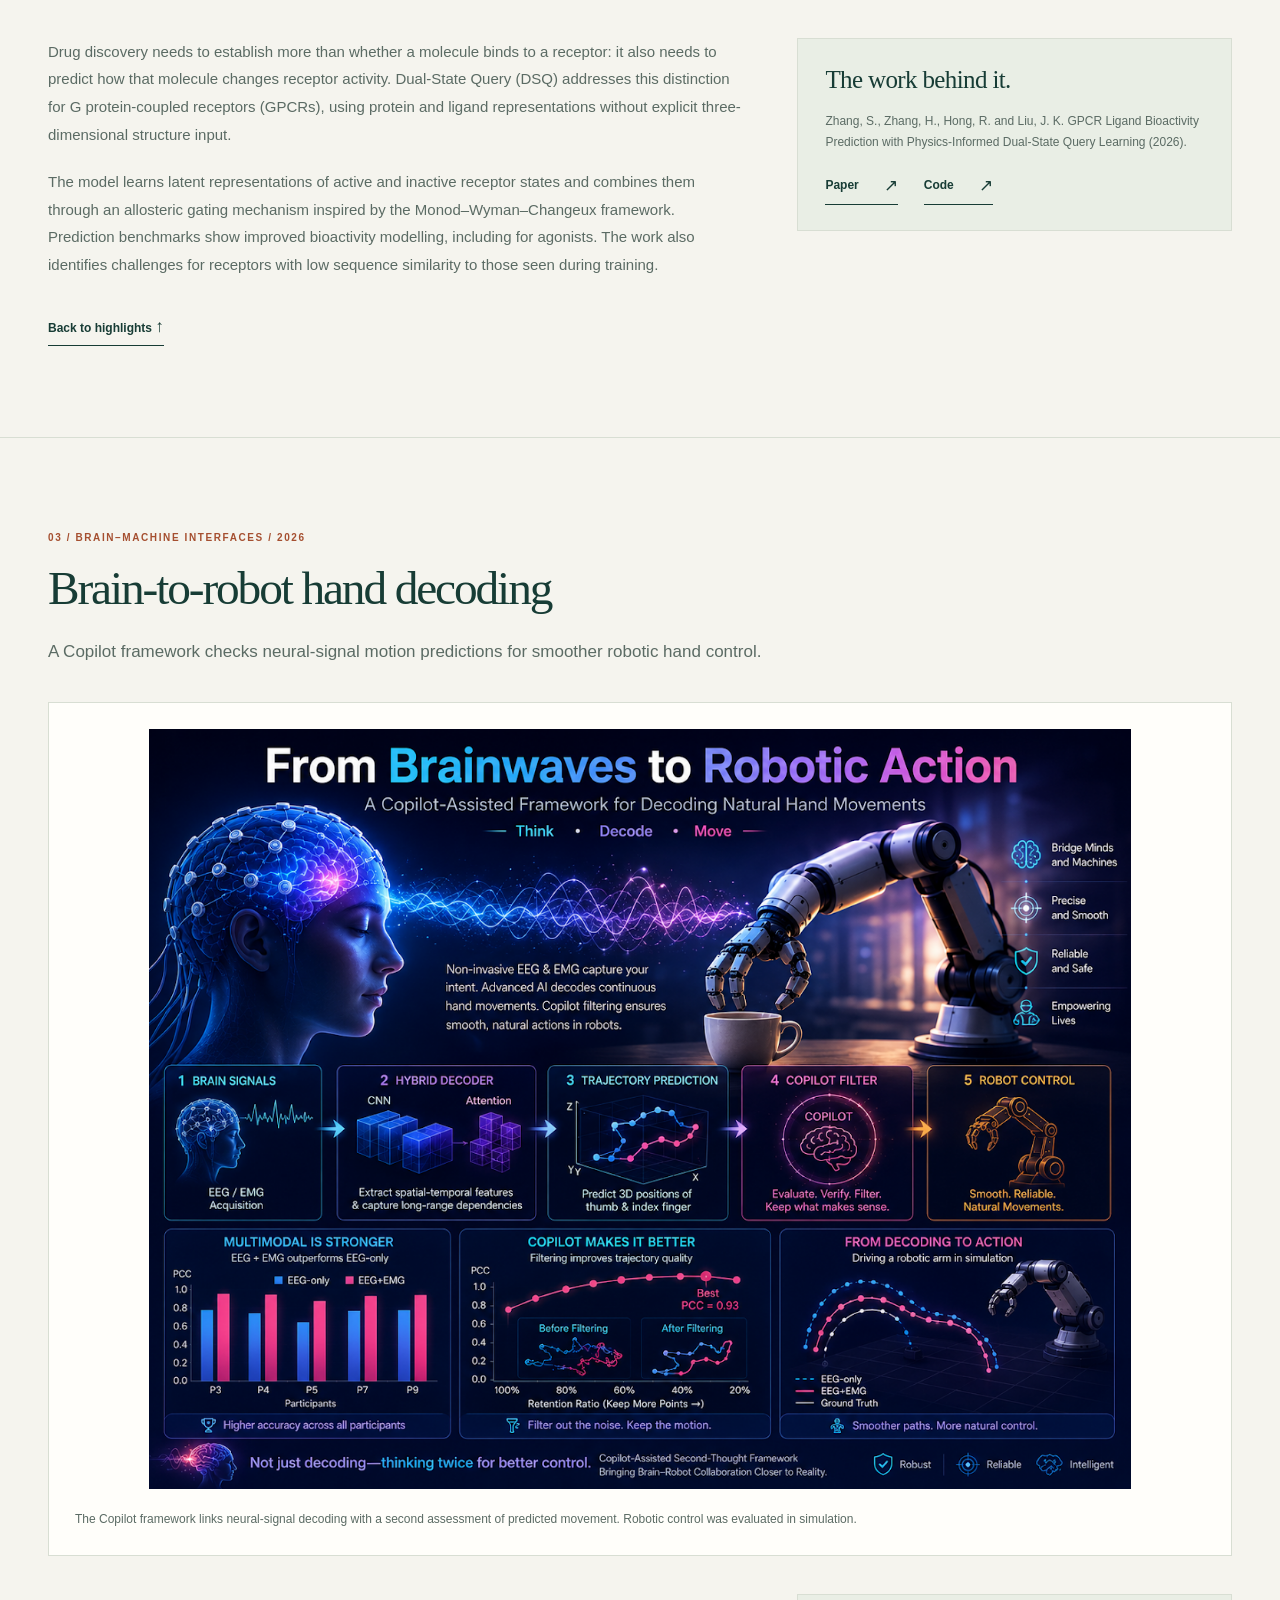
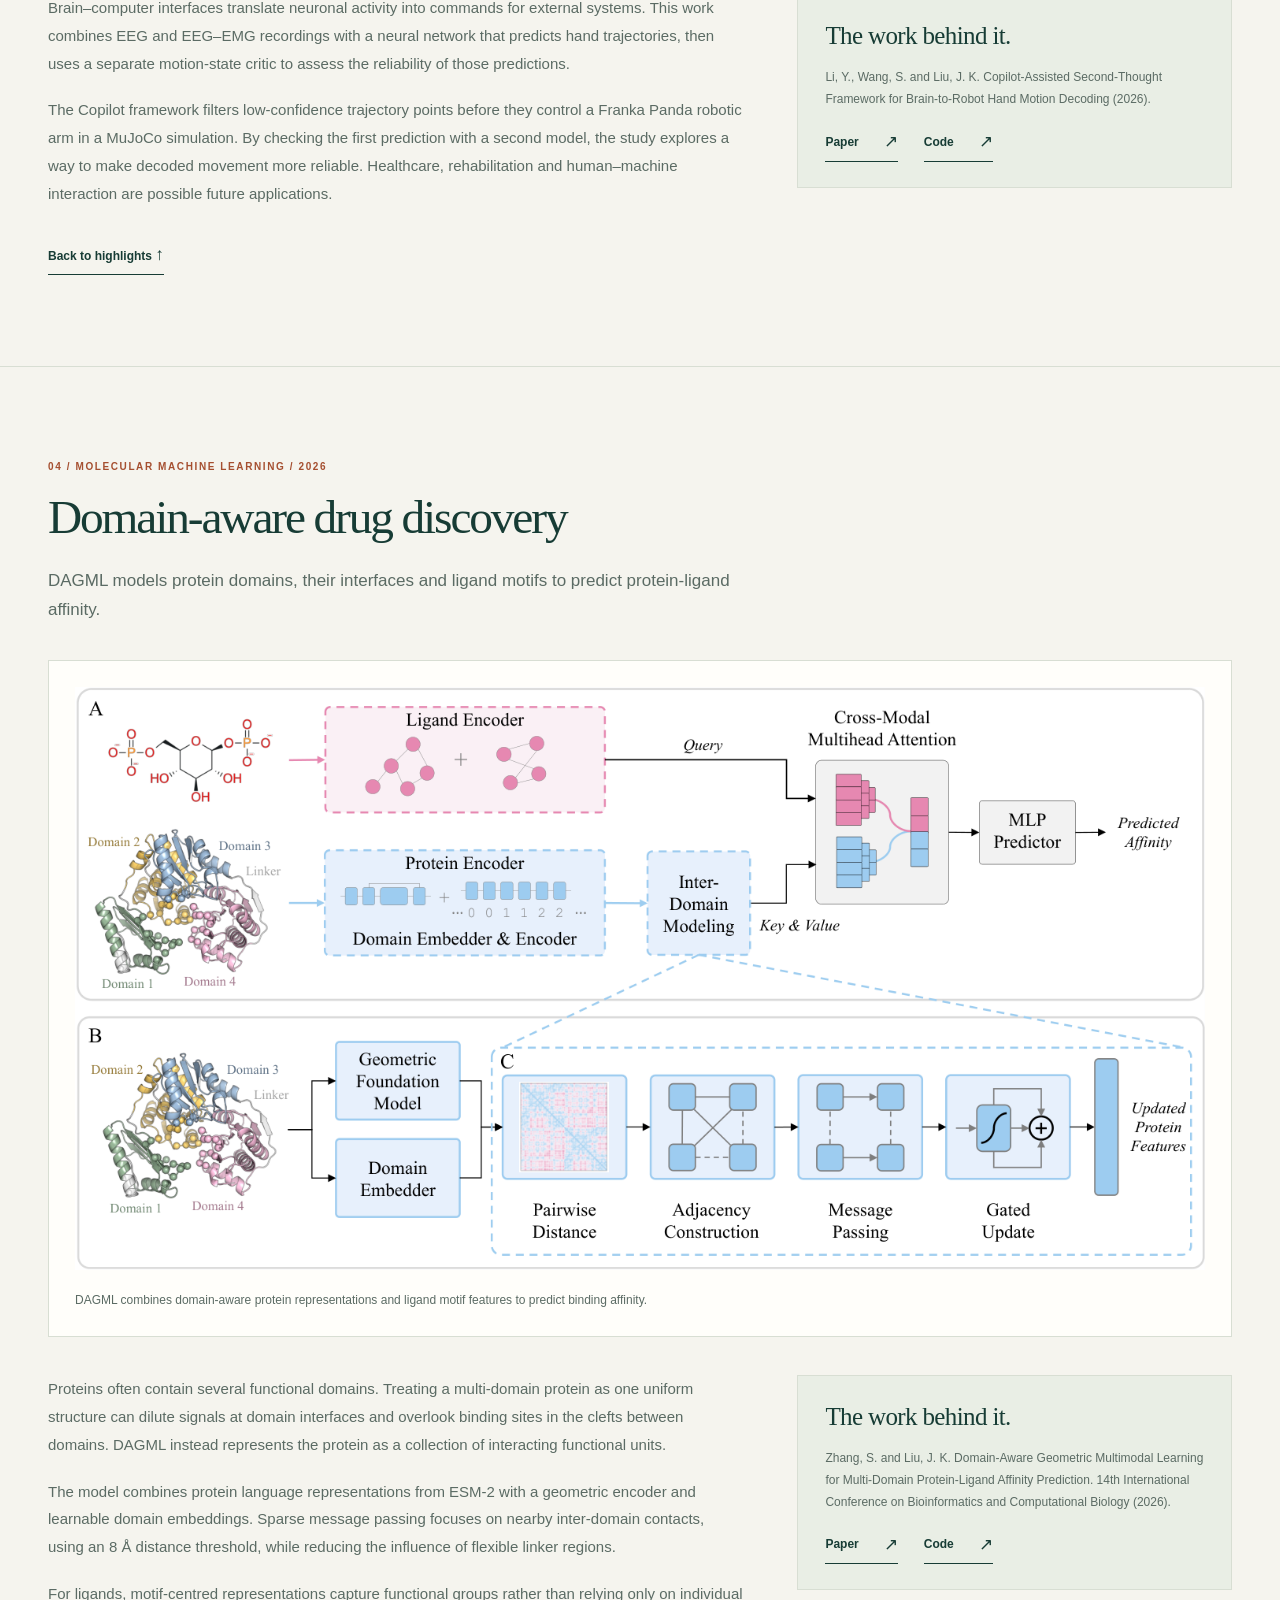
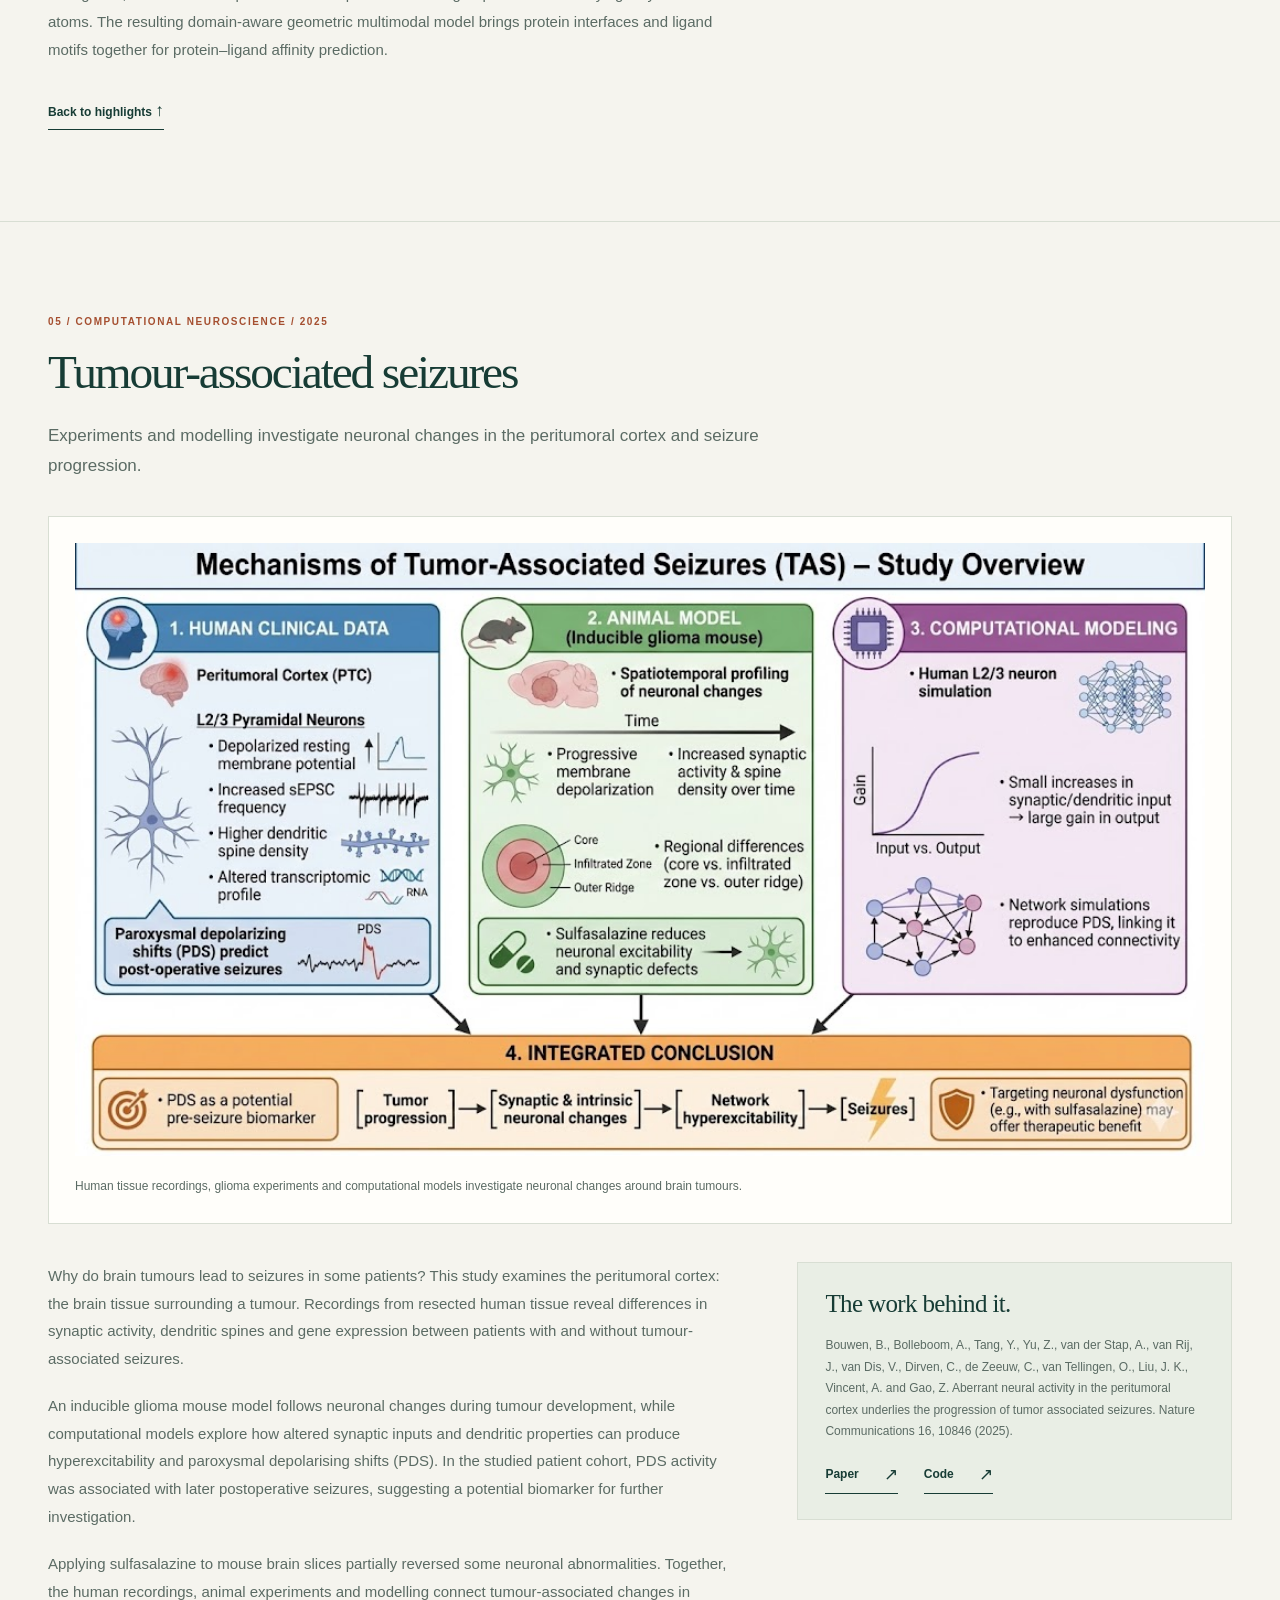
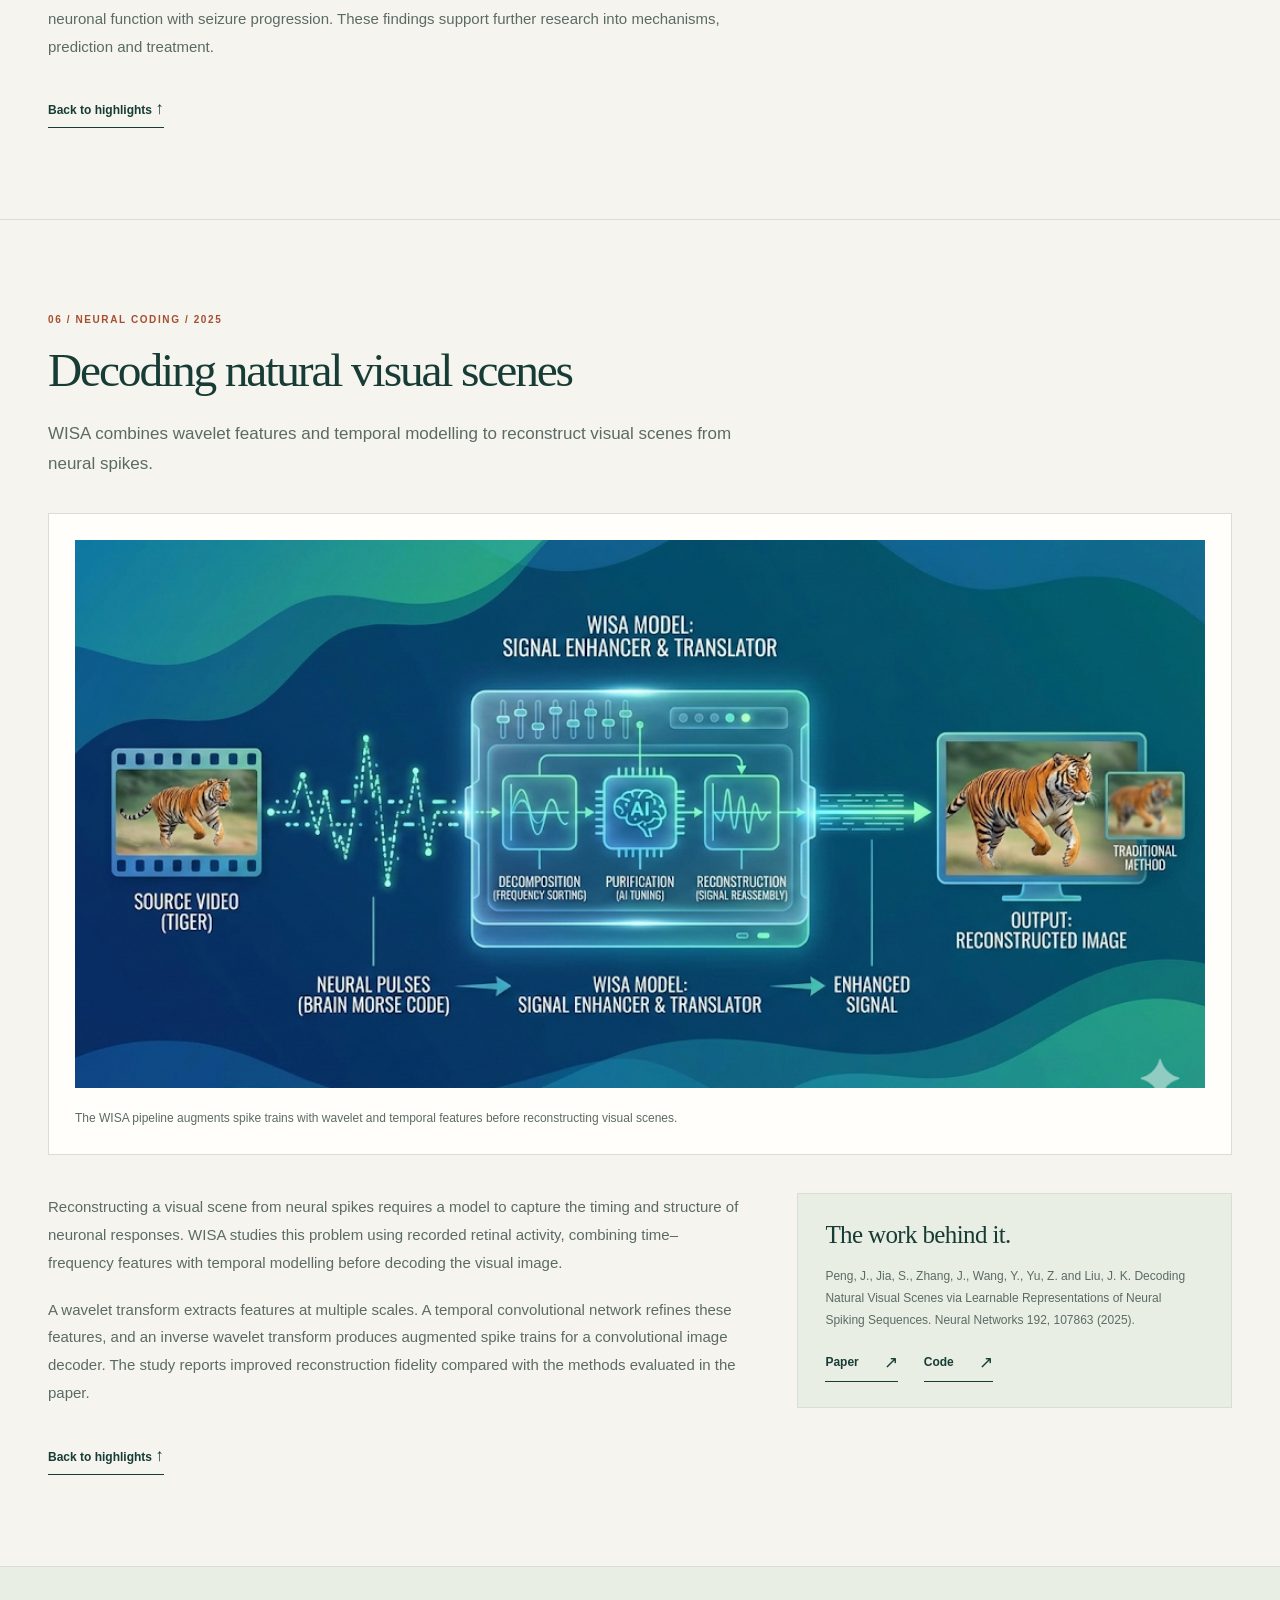
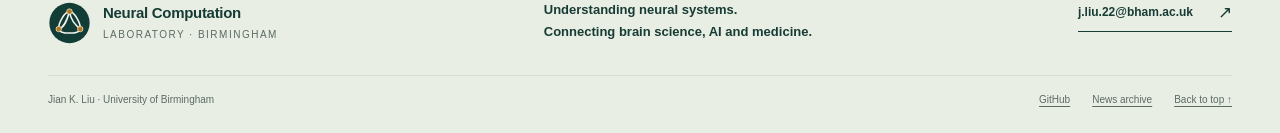
<file: research-highlights.html>
<!doctype html>
<html lang="en">
<head>
  <meta charset="utf-8">
  <meta name="viewport" content="width=device-width, initial-scale=1">
  <meta name="description" content="Explore the Neural Computation Laboratory research highlights, with project figures, explanations, papers and code.">
  <meta name="theme-color" content="#123d36">
  <title>Research highlights · Neural Computation Laboratory</title>
  <link rel="canonical" href="https://jiankliu.github.io/research-highlights.html">
  <link rel="icon" href="assets/images/lab-mark.svg?v=20261026-1" type="image/svg+xml">
  <link rel="stylesheet" href="assets/css/styles.css?v=20261025-4">
  <script src="assets/js/site.js?v=20261025" defer></script>
</head>
<body>
<a class="skip-link" href="#main">Skip to content</a>
<header class="site-header">
  <div class="container header-inner">
    <a class="brand" href="index.html" aria-label="Neural Computation Laboratory home">
      <img class="brand-mark" src="assets/images/lab-mark.svg?v=20261026-1" width="46" height="46" alt="">
      <span class="brand-text">Neural Computation<span class="brand-meta">Laboratory · Birmingham</span></span>
    </a>
    <button class="nav-toggle" type="button" aria-expanded="false" aria-controls="site-nav" hidden>Menu<span aria-hidden="true"></span><span aria-hidden="true"></span></button>
    <nav id="site-nav" class="nav-links" aria-label="Main navigation">
      <a href="index.html#research" aria-current="page">Research</a>
      <a href="people.html">People</a>
      <a href="publications.html">Publications</a>
      <a href="news.html">News</a>
      <a href="index.html#join">Join us</a>
      <a class="contact-link" href="index.html#contact">Get in touch <span aria-hidden="true">↗</span></a>
    </nav>
  </div>
</header>
<main id="main">
<section class="page-hero highlights-hero" id="top"><div class="container page-hero-inner"><p class="eyebrow">Research highlights</p><h1>Questions,<br><em>explored.</em></h1><p class="page-intro">A closer look at the ideas, methods and findings behind our work in neural computation and machine learning.</p><div class="profile-links"><a class="text-link" href="index.html#highlights">← Selected work</a><a class="text-link" href="publications.html">Publications with code <span aria-hidden="true">→</span></a></div></div></section>
<nav class="highlight-jump-nav" aria-label="Explore research highlights"><div class="container"><p class="section-label">Explore the projects</p><div class="highlight-jump-links"><a href="#brainbind">BrainBind (BMVC 2026) <span aria-hidden="true">↓</span></a><a href="#gpcr-bioactivity">GPCR bioactivity <span aria-hidden="true">↓</span></a><a href="#brain-to-robot">Brain-to-robot <span aria-hidden="true">↓</span></a><a href="#domain-aware-drug-discovery">DAGML <span aria-hidden="true">↓</span></a><a href="#tumour-associated-seizures">Tumour-associated seizures <span aria-hidden="true">↓</span></a><a href="#decoding-visual-scenes">WISA <span aria-hidden="true">↓</span></a></div></div></nav>
<section class="section research-highlight" id="brainbind" aria-labelledby="brainbind-heading" data-home-title="BrainBind: brain signals meet video" data-home-kicker="BMVC 2026 · Neural decoding" data-highlight-year="2026"><div class="container">
  <div class="highlight-detail-heading"><p class="section-label">01 / Multimodal neural decoding / 2026</p><h2 id="brainbind-heading">BrainBind: bridging brain signals and video</h2><p class="highlight-detail-lead">BrainBind aligns synchronised EEG and fMRI with long-form video representations to study how complementary brain signals relate to dynamic visual scenes.</p></div>
  <figure class="highlight-figure"><img src="assets/images/highlight-brainbind.png" alt="BrainBind feature artwork with a brain, neural waveforms and film strips." width="1024" height="572" loading="lazy" decoding="async"><figcaption>BrainBind links synchronised brain recordings with long-form naturalistic video representations. Feature illustration supplied for the lab website.</figcaption></figure>
  <div class="highlight-detail-grid"><div class="highlight-explanation"><p>Natural vision unfolds over time. EEG captures rapid changes in brain activity, while fMRI provides complementary spatial information. BrainBind maps recordings collected during the same long-form viewing into shared video-embedding spaces, allowing the two signals to be compared against a common visual reference.</p><p>Using the CineBrain dataset, the study evaluates EEG, fMRI and fusion approaches through brain–video retrieval. The results show that different recording combinations and video representations capture different aspects of retrieval performance, helping clarify how these complementary measurements relate to naturalistic visual experience.</p></div>
    <aside class="highlight-reference" aria-label="Reference for BrainBind: bridging brain signals and video"><h3>The work behind it.</h3><p>Wang, S., Wu, R. and Liu, J. K. BrainBind: Bridging Synchronized EEG and fMRI through Long-Form Naturalistic Video Representations. British Machine Vision Conference (BMVC 2026).</p><div class="publication-links"><a class="text-link" data-highlight-paper href="https://arxiv.org/abs/2611.05581" aria-label="Read paper for BrainBind: bridging brain signals and video" target="_blank" rel="noopener noreferrer">Paper <span aria-hidden="true">↗</span></a><a class="text-link" data-highlight-code href="https://github.com/Forainest789/Brainbind" aria-label="Code for BrainBind: bridging brain signals and video" target="_blank" rel="noopener noreferrer">Code <span aria-hidden="true">↗</span></a></div></aside>
  </div>
  <a class="text-link highlight-back-link" href="#top">Back to highlights <span aria-hidden="true">↑</span></a>
</div></section><section class="section research-highlight" id="gpcr-bioactivity" aria-labelledby="gpcr-bioactivity-heading" data-home-title="Predicting GPCR ligand bioactivity" data-home-kicker="Physics-informed machine learning" data-highlight-year="2026"><div class="container">
  <div class="highlight-detail-heading"><p class="section-label">02 / Physics-informed machine learning / 2026</p><h2 id="gpcr-bioactivity-heading">Predicting GPCR ligand bioactivity</h2><p class="highlight-detail-lead">Dual-State Query learns active and inactive receptor states to predict how ligands affect GPCR activity.</p></div>
  <figure class="highlight-figure"><img src="assets/images/highlight-gpcr.png" alt="Dual-State Query architecture representing active and inactive GPCR states with physics-informed allosteric gating." width="773" height="437" loading="lazy" decoding="async"><figcaption>Dual-State Query combines active and inactive receptor representations through physics-informed allosteric gating.</figcaption></figure>
  <div class="highlight-detail-grid"><div class="highlight-explanation"><p>Drug discovery needs to establish more than whether a molecule binds to a receptor: it also needs to predict how that molecule changes receptor activity. Dual-State Query (DSQ) addresses this distinction for G protein-coupled receptors (GPCRs), using protein and ligand representations without explicit three-dimensional structure input.</p><p>The model learns latent representations of active and inactive receptor states and combines them through an allosteric gating mechanism inspired by the Monod–Wyman–Changeux framework. Prediction benchmarks show improved bioactivity modelling, including for agonists. The work also identifies challenges for receptors with low sequence similarity to those seen during training.</p></div>
    <aside class="highlight-reference" aria-label="Reference for Predicting GPCR ligand bioactivity"><h3>The work behind it.</h3><p>Zhang, S., Zhang, H., Hong, R. and Liu, J. K. GPCR Ligand Bioactivity Prediction with Physics-Informed Dual-State Query Learning (2026).</p><div class="publication-links"><a class="text-link" data-highlight-paper href="https://doi.org/10.48550/arXiv.2609.16468" aria-label="Read paper for Predicting GPCR ligand bioactivity" target="_blank" rel="noopener noreferrer">Paper <span aria-hidden="true">↗</span></a><a class="text-link" data-highlight-code href="https://github.com/jiankliu/DSQ" aria-label="Code for Predicting GPCR ligand bioactivity" target="_blank" rel="noopener noreferrer">Code <span aria-hidden="true">↗</span></a></div></aside>
  </div>
  <a class="text-link highlight-back-link" href="#top">Back to highlights <span aria-hidden="true">↑</span></a>
</div></section><section class="section research-highlight" id="brain-to-robot" aria-labelledby="brain-to-robot-heading" data-home-title="Brain-to-robot hand decoding" data-home-kicker="Brain–machine interfaces" data-highlight-year="2026"><div class="container">
  <div class="highlight-detail-heading"><p class="section-label">03 / Brain–machine interfaces / 2026</p><h2 id="brain-to-robot-heading">Brain-to-robot hand decoding</h2><p class="highlight-detail-lead">A Copilot framework checks neural-signal motion predictions for smoother robotic hand control.</p></div>
  <figure class="highlight-figure"><img src="assets/images/highlight-brain-robot.png" alt="Overview of neural-signal acquisition, motion decoding and the Copilot framework for robotic control." width="1280" height="991" loading="lazy" decoding="async"><figcaption>The Copilot framework links neural-signal decoding with a second assessment of predicted movement. Robotic control was evaluated in simulation.</figcaption></figure>
  <div class="highlight-detail-grid"><div class="highlight-explanation"><p>Brain–computer interfaces translate neuronal activity into commands for external systems. This work combines EEG and EEG–EMG recordings with a neural network that predicts hand trajectories, then uses a separate motion-state critic to assess the reliability of those predictions.</p><p>The Copilot framework filters low-confidence trajectory points before they control a Franka Panda robotic arm in a MuJoCo simulation. By checking the first prediction with a second model, the study explores a way to make decoded movement more reliable. Healthcare, rehabilitation and human–machine interaction are possible future applications.</p></div>
    <aside class="highlight-reference" aria-label="Reference for Brain-to-robot hand decoding"><h3>The work behind it.</h3><p>Li, Y., Wang, S. and Liu, J. K. Copilot-Assisted Second-Thought Framework for Brain-to-Robot Hand Motion Decoding (2026).</p><div class="publication-links"><a class="text-link" data-highlight-paper href="https://doi.org/10.48550/arXiv.2603.27492" aria-label="Read paper for Brain-to-robot hand decoding" target="_blank" rel="noopener noreferrer">Paper <span aria-hidden="true">↗</span></a><a class="text-link" data-highlight-code href="https://github.com/ssshiFang/EEGDecoding_Robotarm" aria-label="Code for Brain-to-robot hand decoding" target="_blank" rel="noopener noreferrer">Code <span aria-hidden="true">↗</span></a></div></aside>
  </div>
  <a class="text-link highlight-back-link" href="#top">Back to highlights <span aria-hidden="true">↑</span></a>
</div></section><section class="section research-highlight" id="domain-aware-drug-discovery" aria-labelledby="domain-aware-drug-discovery-heading" data-home-title="Domain-aware drug discovery" data-home-kicker="Molecular machine learning" data-highlight-year="2026"><div class="container">
  <div class="highlight-detail-heading"><p class="section-label">04 / Molecular machine learning / 2026</p><h2 id="domain-aware-drug-discovery-heading">Domain-aware drug discovery</h2><p class="highlight-detail-lead">DAGML models protein domains, their interfaces and ligand motifs to predict protein-ligand affinity.</p></div>
  <figure class="highlight-figure"><img src="assets/images/highlight-dagml.png" alt="DAGML architecture combining domain-aware protein representations, inter-domain interactions and ligand motifs." width="1435" height="740" loading="lazy" decoding="async"><figcaption>DAGML combines domain-aware protein representations and ligand motif features to predict binding affinity.</figcaption></figure>
  <div class="highlight-detail-grid"><div class="highlight-explanation"><p>Proteins often contain several functional domains. Treating a multi-domain protein as one uniform structure can dilute signals at domain interfaces and overlook binding sites in the clefts between domains. DAGML instead represents the protein as a collection of interacting functional units.</p><p>The model combines protein language representations from ESM-2 with a geometric encoder and learnable domain embeddings. Sparse message passing focuses on nearby inter-domain contacts, using an 8 Å distance threshold, while reducing the influence of flexible linker regions.</p><p>For ligands, motif-centred representations capture functional groups rather than relying only on individual atoms. The resulting domain-aware geometric multimodal model brings protein interfaces and ligand motifs together for protein–ligand affinity prediction.</p></div>
    <aside class="highlight-reference" aria-label="Reference for Domain-aware drug discovery"><h3>The work behind it.</h3><p>Zhang, S. and Liu, J. K. Domain-Aware Geometric Multimodal Learning for Multi-Domain Protein-Ligand Affinity Prediction. 14th International Conference on Bioinformatics and Computational Biology (2026).</p><div class="publication-links"><a class="text-link" data-highlight-paper href="https://doi.org/10.48550/arXiv.2601.17102" aria-label="Read paper for Domain-aware drug discovery" target="_blank" rel="noopener noreferrer">Paper <span aria-hidden="true">↗</span></a><a class="text-link" data-highlight-code href="https://github.com/jiankliu/DAGML" aria-label="Code for Domain-aware drug discovery" target="_blank" rel="noopener noreferrer">Code <span aria-hidden="true">↗</span></a></div></aside>
  </div>
  <a class="text-link highlight-back-link" href="#top">Back to highlights <span aria-hidden="true">↑</span></a>
</div></section><section class="section research-highlight" id="tumour-associated-seizures" aria-labelledby="tumour-associated-seizures-heading" data-home-title="Tumour-associated seizures" data-home-kicker="Computational neuroscience" data-highlight-year="2025"><div class="container">
  <div class="highlight-detail-heading"><p class="section-label">05 / Computational neuroscience / 2025</p><h2 id="tumour-associated-seizures-heading">Tumour-associated seizures</h2><p class="highlight-detail-lead">Experiments and modelling investigate neuronal changes in the peritumoral cortex and seizure progression.</p></div>
  <figure class="highlight-figure"><img src="assets/images/highlight-seizures.png" alt="Research overview connecting peritumoral neuronal changes, glioma experiments and computational modelling of seizures." width="1024" height="556" loading="lazy" decoding="async"><figcaption>Human tissue recordings, glioma experiments and computational models investigate neuronal changes around brain tumours.</figcaption></figure>
  <div class="highlight-detail-grid"><div class="highlight-explanation"><p>Why do brain tumours lead to seizures in some patients? This study examines the peritumoral cortex: the brain tissue surrounding a tumour. Recordings from resected human tissue reveal differences in synaptic activity, dendritic spines and gene expression between patients with and without tumour-associated seizures.</p><p>An inducible glioma mouse model follows neuronal changes during tumour development, while computational models explore how altered synaptic inputs and dendritic properties can produce hyperexcitability and paroxysmal depolarising shifts (PDS). In the studied patient cohort, PDS activity was associated with later postoperative seizures, suggesting a potential biomarker for further investigation.</p><p>Applying sulfasalazine to mouse brain slices partially reversed some neuronal abnormalities. Together, the human recordings, animal experiments and modelling connect tumour-associated changes in neuronal function with seizure progression. These findings support further research into mechanisms, prediction and treatment.</p></div>
    <aside class="highlight-reference" aria-label="Reference for Tumour-associated seizures"><h3>The work behind it.</h3><p>Bouwen, B., Bolleboom, A., Tang, Y., Yu, Z., van der Stap, A., van Rij, J., van Dis, V., Dirven, C., de Zeeuw, C., van Tellingen, O., Liu, J. K., Vincent, A. and Gao, Z. Aberrant neural activity in the peritumoral cortex underlies the progression of tumor associated seizures. Nature Communications 16, 10846 (2025).</p><div class="publication-links"><a class="text-link" data-highlight-paper href="https://doi.org/10.1038/s41467-025-66226-5" aria-label="Read paper for Tumour-associated seizures" target="_blank" rel="noopener noreferrer">Paper <span aria-hidden="true">↗</span></a><a class="text-link" data-highlight-code href="https://github.com/ydtang/Seizure-model" aria-label="Code for Tumour-associated seizures" target="_blank" rel="noopener noreferrer">Code <span aria-hidden="true">↗</span></a></div></aside>
  </div>
  <a class="text-link highlight-back-link" href="#top">Back to highlights <span aria-hidden="true">↑</span></a>
</div></section><section class="section research-highlight" id="decoding-visual-scenes" aria-labelledby="decoding-visual-scenes-heading" data-home-title="Decoding natural visual scenes" data-home-kicker="Neural coding" data-highlight-year="2025"><div class="container">
  <div class="highlight-detail-heading"><p class="section-label">06 / Neural coding / 2025</p><h2 id="decoding-visual-scenes-heading">Decoding natural visual scenes</h2><p class="highlight-detail-lead">WISA combines wavelet features and temporal modelling to reconstruct visual scenes from neural spikes.</p></div>
  <figure class="highlight-figure"><img src="assets/images/highlight-wisa.png" alt="WISA processing pipeline with wavelet decomposition, temporal modelling, inverse wavelet transformation and visual decoding." width="1024" height="496" loading="lazy" decoding="async"><figcaption>The WISA pipeline augments spike trains with wavelet and temporal features before reconstructing visual scenes.</figcaption></figure>
  <div class="highlight-detail-grid"><div class="highlight-explanation"><p>Reconstructing a visual scene from neural spikes requires a model to capture the timing and structure of neuronal responses. WISA studies this problem using recorded retinal activity, combining time–frequency features with temporal modelling before decoding the visual image.</p><p>A wavelet transform extracts features at multiple scales. A temporal convolutional network refines these features, and an inverse wavelet transform produces augmented spike trains for a convolutional image decoder. The study reports improved reconstruction fidelity compared with the methods evaluated in the paper.</p></div>
    <aside class="highlight-reference" aria-label="Reference for Decoding natural visual scenes"><h3>The work behind it.</h3><p>Peng, J., Jia, S., Zhang, J., Wang, Y., Yu, Z. and Liu, J. K. Decoding Natural Visual Scenes via Learnable Representations of Neural Spiking Sequences. Neural Networks 192, 107863 (2025).</p><div class="publication-links"><a class="text-link" data-highlight-paper href="https://doi.org/10.1016/j.neunet.2025.107863" aria-label="Read paper for Decoding natural visual scenes" target="_blank" rel="noopener noreferrer">Paper <span aria-hidden="true">↗</span></a><a class="text-link" data-highlight-code href="https://github.com/jiankliu/WISA" aria-label="Code for Decoding natural visual scenes" target="_blank" rel="noopener noreferrer">Code <span aria-hidden="true">↗</span></a></div></aside>
  </div>
  <a class="text-link highlight-back-link" href="#top">Back to highlights <span aria-hidden="true">↑</span></a>
</div></section>
</main>
<footer class="site-footer">
  <div class="container footer-inner">
    <a class="brand footer-brand" href="index.html">
      <img class="brand-mark" src="assets/images/lab-mark.svg?v=20261026-1" width="46" height="46" alt="">
      <span class="brand-text">Neural Computation<span class="brand-meta">Laboratory · Birmingham</span></span>
    </a>
    <p>Understanding neural systems.<br>Connecting brain science, AI and medicine.</p>
    <a class="text-link" href="mailto:j.liu.22@bham.ac.uk">j.liu.22@bham.ac.uk <span aria-hidden="true">↗</span></a>
  </div>
  <div class="container footer-bottom">
    <span>Jian K. Liu · University of Birmingham</span>
    <div><a href="https://github.com/jiankliu" target="_blank" rel="noopener noreferrer">GitHub</a><a href="news.html">News archive</a><a href="#top">Back to top ↑</a></div>
  </div>
</footer>
</body>
</html>
</file>
<file: assets/css/styles.css>
/* Neural Computation Laboratory — shared visual system. */
:root {
  --paper: #f5f4ee;
  --white: #fffefa;
  --ink: #173c35;
  --forest: #123d36;
  --muted: #5b6b64;
  --line: #d8ded3;
  --soft: #e9eee5;
  --clay: #a54f30;
  --gold: #dfbb83;
  --max: 1240px;
  --sans: -apple-system, BlinkMacSystemFont, "Segoe UI", sans-serif;
  --serif: Georgia, "Times New Roman", serif;
}
* { box-sizing: border-box; }
html { scroll-behavior: smooth; scroll-padding-top: 7rem; }
body { margin: 0; background: var(--paper); color: var(--ink); font: 16px/1.65 var(--sans); -webkit-font-smoothing: antialiased; }
body::selection { background: var(--gold); color: var(--forest); }
[hidden] { display: none !important; }
a { color: inherit; text-decoration-thickness: 1px; text-underline-offset: .25em; }
a:hover { color: var(--clay); }
button, input { font: inherit; }
button { cursor: pointer; }
button, a, input { -webkit-tap-highlight-color: transparent; }
:focus-visible { outline: 3px solid var(--clay); outline-offset: 5px; }
img { display: block; max-width: 100%; }
h1, h2, h3, p { margin-top: 0; }
h1, h2 { font-family: var(--serif); font-weight: 400; }
h1 { font-size: clamp(3.2rem, 5.9vw, 5.6rem); line-height: 1.05; letter-spacing: -.058em; }
h1 em, h2 em { font-weight: 400; color: var(--clay); }
h2 { font-size: clamp(2.3rem, 3.7vw, 3.6rem); line-height: 1.12; letter-spacing: -.045em; }
h3 { line-height: 1.3; font-weight: 600; letter-spacing: -.025em; }
p { margin-bottom: 1.2rem; }
svg { max-width: 100%; }
.container { width: min(var(--max), calc(100% - 96px)); margin-inline: auto; }
.skip-link { position: fixed; left: 24px; top: -100px; z-index: 100; background: var(--forest); color: white; padding: 12px 20px; }
.skip-link:focus { top: 12px; }
.site-header { position: sticky; top: 0; z-index: 20; background: rgba(245,244,238,.97); border-bottom: 1px solid var(--line); }
.header-inner { min-height: 98px; display: flex; justify-content: space-between; align-items: center; gap: 30px; }
.brand { display: flex; align-items: center; gap: 12px; text-decoration: none; }
.brand-mark { width: 43px; height: 48px; flex-shrink: 0; }
.brand-text { font-size: 15px; font-weight: 700; line-height: 1.25; letter-spacing: -.02em; }
.brand-meta { display: block; margin-top: 5px; color: var(--muted); font-size: 10px; line-height: 1.4; font-weight: 500; letter-spacing: .15em; text-transform: uppercase; }
#site-nav, .nav-links { display: flex; align-items: center; gap: 29px; }
.nav-links { padding: 0; margin: 0; list-style: none; }
#site-nav a { font-size: 13px; font-weight: 550; text-decoration: none; padding-block: 8px; }
#site-nav a:hover, #site-nav a[aria-current=page] { color: var(--clay); }
#site-nav .contact-link { border: 1px solid var(--forest); padding: 10px 18px; border-radius: 2px; }
#site-nav .contact-link:hover { background: var(--forest); color: var(--white); }
.nav-toggle { display: none; border: 1px solid var(--line); color: var(--forest); padding: 10px 13px; background: transparent; }
.hero { padding: 72px 0 66px; overflow: hidden; }
.hero-grid { display: grid; grid-template-columns: 1.12fr .88fr; gap: 44px; align-items: center; }
.eyebrow, .section-label, .highlight-kicker { text-transform: uppercase; font-size: 10px; letter-spacing: .16em; font-weight: 700; line-height: 1.7; }
.eyebrow { color: var(--clay); margin-bottom: 23px; }
.hero h1 { margin-bottom: 24px; }
.hero-copy > p, .hero-intro { max-width: 490px; font-size: 16px; line-height: 1.75; color: var(--muted); }
.hero-copy > .eyebrow { max-width: none; font-size: 10px; color: var(--clay); line-height: 1.7; }
.hero-actions, .actions, .join-actions { display: flex; flex-wrap: wrap; align-items: center; gap: 13px; margin-top: 31px; }
.button { display: inline-flex; align-items: center; justify-content: center; gap: 18px; min-height: 49px; padding: 12px 22px; border: 1px solid var(--forest); text-decoration: none; font-size: 12px; letter-spacing: .015em; font-weight: 600; border-radius: 2px; transition: background .2s, color .2s; }
.button-primary { background: var(--forest); color: white; }
.button-primary:hover { background: #22554a; color: white; }
.button-outline:hover { background: var(--soft); color: var(--forest); }
.hero-art { position: relative; align-self: stretch; display: flex; flex-direction: column; justify-content: center; margin: 0; }
.hero-art > img { width: 100%; max-height: 500px; object-fit: contain; }
.art-caption { display: flex; justify-content: space-between; align-items: center; gap: 12px; margin-top: 12px; padding-top: 14px; border-top: 1px solid var(--line); font-size: 9px; text-transform: uppercase; font-weight: 600; letter-spacing: .14em; color: var(--muted); }
.affiliations { border-top: 1px solid var(--line); border-bottom: 1px solid var(--line); }
.affiliations .container { display: flex; align-items: center; justify-content: space-between; gap: 24px; padding-block: 23px; color: var(--muted); font-size: 12px; }
.affiliations a { font-weight: 550; color: var(--ink); text-decoration: none; }
.affiliations a:hover { color: var(--clay); }
.section { padding: 91px 0; }
.section + .section { border-top: 1px solid var(--line); }
.section-label { color: var(--clay); display: block; margin: 0 0 16px; }
.section-top, .section-heading { display: flex; justify-content: space-between; align-items: flex-end; gap: 35px; margin-bottom: 34px; }
.section-top h2, .section-heading h2 { margin-bottom: 0; }
.section-heading > p, .section-intro { max-width: 540px; color: var(--muted); }
.section-actions { display: flex; gap: 18px; flex-wrap: wrap; align-items: center; }
.text-link { display: inline-flex; gap: 25px; align-items: center; white-space: nowrap; font-size: 12px; font-weight: 600; text-decoration: none; border-bottom: 1px solid currentColor; padding-bottom: 4px; }
.text-link > span { font-size: 17px; font-weight: 400; }
.section-top { display: block; margin: 0; }
.section-top .section-intro { margin-top: 22px; margin-bottom: 0; font-size: 14px; line-height: 1.8; }
.card-label { text-transform: uppercase; font-size: 9px; letter-spacing: .13em; font-weight: 650; color: var(--clay); margin-bottom: 14px; }
.research-tags { display: block; border-top: 1px solid var(--line); padding-top: 19px; margin-top: 27px; font-size: 9px; letter-spacing: .035em; color: var(--muted); }
.highlight-index { font: italic 23px var(--serif); color: #94ac9e; }
.affiliations p { margin: 0; font-size: 10px; line-height: 1.6; }
.affiliations p strong { color: var(--ink); font-weight: 600; font-size: 11px; }
.footer-bottom > div { display: flex; flex-wrap: wrap; gap: 22px; }
.contact-block address { font-style: normal; font-size: 13px; color: var(--muted); line-height: 1.85; margin-bottom: 24px; }
.contact-section h2 { margin-bottom: 24px; }
.pi-links { display: flex; flex-wrap: wrap; gap: 20px; margin-top: 25px; }
.person-initials-note { font-size: 10px; color: var(--muted); margin-top: 7px; }
.search-field { position: relative; }
.search-field > svg { position: absolute; top: 13px; left: 12px; color: var(--muted); }
.search-field input[data-search] { padding-left: 42px; }
.filter-buttons { margin-top: 18px; }
.filter-top .result-count { margin: 0; }
.page-intro { max-width: 680px; }
.alumni-count { font: 11px var(--sans); color: var(--muted); margin-left: 12px; }
.alumnus { padding: 10px 0; border-top: 1px solid var(--line); }
.alumnus strong { display: block; font-size: 13px; color: var(--ink); }
.alumnus span { display: block; font-size: 11px; margin-top: 4px; }
.alumnus h3 { font-size: 14px; margin: 0 0 6px; }
.alumnus p { font-size: 11px; margin: 0; }
.alumnus p span { display: inline; }
.alumni-panel > p { margin-top: 22px; font-size: 13px; color: var(--muted); }
.join-panel .button-light { background: var(--gold); border-color: var(--gold); color: var(--forest); }
.join-panel .button-light:hover { background: #f0d2a5; }
.join-panel .text-link { align-self: flex-start; font-size: 10px; white-space: normal; color: #e3ebdf; }
.join-panel .text-link:hover { color: var(--gold); }
.join-detail { margin-top: 17px; font-size: 12px !important; }
.news-tag { font-size: 9px; text-transform: uppercase; letter-spacing: .08em; justify-self: end; border: 1px solid var(--line); padding: 4px 10px; border-radius: 20px; }
.research-grid { display: grid; grid-template-columns: 1fr 1fr; gap: 22px; }
.research-card { position: relative; padding: 38px 37px 31px; border: 1px solid var(--line); background: var(--white); overflow: hidden; }
.research-card:nth-child(2) { background: var(--soft); }
.research-card .research-number, .research-card > .card-number { display: block; font: italic 36px/1 var(--serif); color: #9aa995; margin-bottom: 38px; }
.research-card h3 { font: 400 31px/1.15 var(--serif); letter-spacing: -.035em; margin-bottom: 17px; }
.research-card p { color: var(--muted); font-size: 14px; line-height: 1.8; max-width: 430px; }
.research-card .text-link { margin-top: 12px; }
.research-card::after { content: ""; position: absolute; top: 35px; right: 35px; width: 65px; height: 65px; border: 1px solid #b8c5b3; border-radius: 50%; box-shadow: -9px 9px 0 -1px var(--white), -9px 9px 0 0 #b8c5b3; opacity: .55; }
.research-card:nth-child(2)::after { border-radius: 0; transform: rotate(45deg); box-shadow: 9px 9px 0 -1px var(--soft), 9px 9px 0 0 #b8c5b3; }
#highlights { background: var(--forest); color: var(--white); border: 0; }
#highlights .section-label { color: var(--gold); }
#highlights .section-intro { color: #b7cdc3; }
.highlight-grid, .highlights-grid { display: grid; grid-template-columns: repeat(2,1fr); gap: 1px; background: #3d5e51; border: 1px solid #3d5e51; }
.highlight-card { background: var(--forest); padding: 31px 34px; min-height: 260px; display: flex; flex-direction: column; transition: background .2s; }
.highlight-card:hover { background: #19473e; }
.highlight-card-image { display: block; width: 100%; height: auto; aspect-ratio: 16/9; object-fit: contain; background: #0b2230; margin-bottom: 24px; border: 1px solid #3d5e51; }
.highlight-top { display: flex; justify-content: space-between; align-items: center; gap: 20px; }
.highlight-kicker { color: var(--gold); margin-bottom: 23px; }
.highlight-number { font: italic 23px var(--serif); color: #89a195; }
.highlight-card h3 { font: 400 29px/1.16 var(--serif); max-width: 390px; margin-bottom: 14px; }
.highlight-card p { color: #c5d4cb; font-size: 13px; line-height: 1.75; max-width: 430px; }
.highlight-card-featured h3, .highlight-card-featured p { max-width: none; }
.highlight-links { display: flex; gap: 25px; margin-top: auto; padding-top: 13px; }
.highlight-links a { color: var(--white); font-size: 11px; text-decoration: none; border-bottom: 1px solid #6c8a78; padding-bottom: 4px; }
.highlight-links a:hover { color: var(--gold); }
.team-grid { display: grid; grid-template-columns: repeat(4,minmax(0,1fr)); column-gap: 22px; row-gap: 36px; }
.person-card { min-width: 0; }
.portrait-wrap { position: relative; aspect-ratio: 4/5; overflow: hidden; background: #dde5db; }
.portrait-wrap img { width: 100%; height: 100%; object-fit: cover; object-position: 50% 25%; transition: transform .5s ease; }
.person-card:hover .portrait-wrap img { transform: scale(1.035); }
.portrait-fallback { display: grid; width: 100%; height: 100%; place-items: center; font: italic 56px var(--serif); background: linear-gradient(145deg,#dde7da,#eaece4); color: #6b8271; letter-spacing: -.08em; }
.portrait-fallback::after { content: ""; position: absolute; inset: 20%; border: 1px solid #b7c7b3; border-radius: 50%; }
.person-info { padding: 16px 0 0; }
.person-info h3 { font-size: 17px; margin-bottom: 3px; }
.person-info h3 a { text-decoration: none; }
.person-role { font-size: 11px; color: var(--muted); margin: 0; }
.photo-pending { color: var(--muted); font-size: 10px; margin-top: 7px; }
.news-list { border-top: 1px solid var(--line); }
.news-row { display: grid; grid-template-columns: 115px 1fr 72px; gap: 28px; align-items: start; padding: 25px 0; border-bottom: 1px solid var(--line); }
.news-date { font-size: 10px; font-weight: 650; text-transform: uppercase; letter-spacing: .1em; color: var(--clay); padding-top: 4px; }
.news-copy h3 { font-size: 18px; margin-bottom: 5px; font-weight: 500; }
.news-copy p { margin: 0; font-size: 13px; color: var(--muted); }
.publication-list { margin: 0; padding: 0; list-style: none; border-top: 1px solid var(--line); }
.publication-item { display: grid; grid-template-columns: 75px 1fr auto; gap: 20px; align-items: start; padding: 26px 0; border-bottom: 1px solid var(--line); }
.publication-year { font: italic 22px/1.3 var(--serif); color: var(--clay); }
.publication-title { font: 400 21px/1.35 var(--serif); letter-spacing: -.015em; margin: 0 0 9px; }
.publication-title a { text-decoration: none; }
.publication-meta { color: var(--muted); font-size: 11px; margin: 0; }
.publication-link { font-size: 10px; font-weight: 650; white-space: nowrap; text-decoration: none; margin-top: 4px; padding-bottom: 3px; border-bottom: 1px solid var(--line); }
.publication-body { max-width: 850px; }
.publication-links { display: flex; flex-wrap: wrap; align-items: center; gap: 6px 20px; margin-top: 12px; }
.publication-links .publication-link { font-size: 11px; white-space: normal; }
.profile-links { display: flex; flex-wrap: wrap; gap: 12px; margin-top: 28px; }
.page-hero .profile-links .button { min-height: 46px; }
.join-panel { position: relative; background: var(--forest); padding: 56px 55px; display: grid; grid-template-columns: 1fr auto; align-items: center; gap: 50px; color: var(--white); }
.join-panel::before { content:""; position: absolute; top: 0; left: 0; right: 0; height: 4px; background: var(--gold); }
.join-panel .section-label { color: var(--gold); }
.join-panel h2 { font-size: clamp(2.2rem,3.4vw,3.4rem); margin-bottom: 20px; }
.join-panel p { max-width: 620px; color: #c2d4c8; font-size: 14px; margin-bottom: 0; }
.join-actions { flex-direction: column; align-items: stretch; margin: 0; min-width: 170px; }
.join-panel .button-primary { background: var(--gold); border-color: var(--gold); color: var(--forest); }
.join-panel .button-primary:hover { background: #f0d2a5; }
.join-panel .button-outline { border-color: #759784; color: var(--white); }
.join-panel .button-outline:hover { background: #2b5548; }
#join { border-top: 0; padding-bottom: 0; }
.contact-grid { display: grid; grid-template-columns: 1fr 1fr; gap: 40px; }
.contact-grid h2 { margin-bottom: 0; }
.contact-block a.contact-email, .contact-email { font: 400 clamp(1.5rem,3vw,2.25rem)/1.3 var(--serif); letter-spacing: -.025em; }
.contact-block p { color: var(--muted); font-size: 13px; margin-top: 20px; }
.contact-block .contact-links { display: flex; flex-wrap: wrap; gap: 24px; margin-top: 24px; }
.contact-block .text-link { font-size: 11px; }
.site-footer { padding: 32px 0 24px; background: #e9eee4; border-top: 1px solid var(--line); }
.footer-inner { display: flex; align-items: start; justify-content: space-between; gap: 24px; }
.footer-inner p { font-size: 13px; margin: 0; font-weight: 600; }
.footer-links { display: flex; gap: 22px; font-size: 11px; }
.footer-bottom { margin-top: 28px; padding-top: 16px; border-top: 1px solid #d3dccd; display: flex; justify-content: space-between; gap: 20px; color: var(--muted); font-size: 10px; }
.footer-bottom p { margin: 0; }
.page-hero { padding: 72px 0 65px; border-bottom: 1px solid var(--line); }
.page-hero h1 { max-width: 1000px; margin-bottom: 24px; font-size: clamp(3.2rem,6.5vw,6.5rem); }
.page-hero p { max-width: 630px; font-size: 16px; color: var(--muted); margin-bottom: 0; }
.pi-feature { display: grid; grid-template-columns: 300px 1fr; gap: 64px; align-items: center; margin-bottom: 85px; }
.pi-photo { width: 100%; max-width: 300px; }
.pi-portrait { width: 100%; max-width: 300px; }
.pi-portrait .pi-photo { max-width: none; }
.pi-section .pi-feature { margin-bottom: 0; }
.pi-copy { max-width: 630px; }
.pi-copy h2 { font-size: 46px; margin-bottom: 8px; }
.pi-copy .person-role { color: var(--clay); text-transform: uppercase; letter-spacing: .13em; font-size: 10px; margin-bottom: 25px; }
.pi-copy p:not(.person-role) { font-size: 15px; color: var(--muted); }
.pi-copy .text-link { margin-top: 10px; }
.filter-panel { background: var(--soft); border: 1px solid var(--line); padding: 24px; margin: 28px 0 30px; }
.filter-top { display: flex; align-items: center; justify-content: space-between; gap: 25px; flex-wrap: wrap; }
.search-field { display: flex; flex-direction: column; gap: 8px; flex: 1 1 270px; max-width: 480px; }
.search-field > span, .search-label { font-size: 10px; font-weight: 650; text-transform: uppercase; letter-spacing: .12em; }
.search-field input { display: block; width: 100%; background: var(--white); border: 1px solid #b8c9b7; border-radius: 2px; min-height: 46px; padding: 10px 14px; color: var(--forest); font-size: 13px; }
.search-field input::placeholder { color: #68786d; opacity: 1; }
.filter-buttons { display: flex; align-items: center; flex-wrap: wrap; gap: 7px; }
.filter-button { background: transparent; color: var(--forest); border: 1px solid #b9c8b6; border-radius: 2px; padding: 9px 14px; font-size: 11px; min-height: 40px; }
.filter-button:hover { border-color: var(--forest); }
.filter-button.is-active, .filter-button[aria-pressed=true] { color: var(--white); border-color: var(--forest); background: var(--forest); }
.result-count { margin: 18px 0 0; font-size: 11px; color: var(--muted); }
.empty-state { text-align: center; border: 1px solid var(--line); padding: 60px 24px; margin: 25px 0; }
.empty-state h3 { font-family: var(--serif); font-size: 30px; font-weight: 400; margin-bottom: 10px; }
.empty-state p { font-size: 14px; color: var(--muted); }
.empty-state button { background: var(--forest); color: white; border: 0; padding: 12px 22px; font-size: 12px; }
.alumni-panel { margin-top: 60px; padding: 25px 28px; border: 1px solid var(--line); }
.alumni-panel summary { cursor: pointer; font: 400 28px/1.2 var(--serif); }
.alumni-grid { margin: 25px 0 0; padding: 0; list-style: none; display: grid; grid-template-columns: repeat(3,1fr); gap: 12px; font-size: 13px; color: var(--muted); }
.archive-note { margin-top: 30px; color: var(--muted); font-size: 12px; }
.sr-only { position: absolute; width: 1px; height: 1px; padding: 0; margin: -1px; overflow: hidden; clip: rect(0,0,0,0); white-space: nowrap; border: 0; }
@media(min-width:1500px) { .hero { padding-block: 95px 82px; } }
@media(max-width:1050px) {
  .container { width: calc(100% - 64px); }
  .header-inner { min-height: 90px; gap: 20px; }
  #site-nav, .nav-links { gap: 20px; }
  .brand-text { font-size: 13px; }
  .hero { padding-top: 58px; }
  .hero-grid { gap: 25px; }
  .hero h1 { font-size: clamp(3.5rem,6.4vw,4.6rem); }
  .team-grid { gap: 25px 18px; }
  .person-info h3 { font-size: 15px; }
  .filter-top { align-items: flex-end; }
  .join-panel { padding: 43px 37px; gap: 30px; }
}
@media(max-width:800px) {
  html { scroll-padding-top: 6rem; }
  .container { width: calc(100% - 42px); }
  .header-inner { flex-wrap: wrap; min-height: 80px; padding-block: 15px; }
  .brand-text { font-size: 14px; }
  .brand-mark { width: 36px; height: 40px; }
  .brand-meta { font-size: 8px; letter-spacing: .13em; }
  .nav-toggle { display: block; margin-left: auto; font-size: 11px; }
  #site-nav { width: 100%; border-top: 1px solid var(--line); padding-top: 17px; }
  .nav-links { width: 100%; flex-wrap: wrap; justify-content: flex-start; gap: 13px 24px; padding-bottom: 5px; }
  .js #site-nav:not(.is-open) { display: none; }
  #site-nav .contact-link { padding: 8px 13px; }
  .hero-grid { grid-template-columns: 1fr; gap: 35px; }
  .hero { padding: 47px 0 38px; }
  .hero h1 { font-size: clamp(3.4rem,8.4vw,5.3rem); max-width: 720px; }
  .hero-copy > p { max-width: 580px; }
  .hero-art { max-width: 480px; width: 100%; margin-inline: auto; }
  .hero-art > img { max-height: 380px; }
  .affiliations .container { flex-wrap: wrap; justify-content: flex-start; gap: 8px 22px; font-size: 11px; padding-block: 20px; }
  .section { padding-block: 64px; }
  .section-top, .section-heading { gap: 24px; align-items: flex-start; }
  .research-card { padding: 28px 25px; }
  .research-card h3 { font-size: 27px; }
  .research-card::after { width: 44px; height: 44px; right: 26px; }
  .highlight-card { padding: 26px; }
  .highlight-card h3 { font-size: 25px; }
  .team-grid { grid-template-columns: repeat(3,minmax(0,1fr)); }
  .team-preview .team-grid { grid-template-columns: repeat(4,minmax(0,1fr)); }
  .person-role { font-size: 10px; }
  .join-panel { grid-template-columns: 1fr; gap: 30px; }
  .join-actions { flex-direction: row; flex-wrap: wrap; }
  .contact-grid { gap: 35px; }
  .page-hero { padding-block: 50px; }
  .pi-feature { grid-template-columns: 230px 1fr; gap: 30px; margin-bottom: 60px; }
  .pi-copy h2 { font-size: 36px; }
  .pi-copy p:not(.person-role) { font-size: 13px; }
  .publication-item { grid-template-columns: 56px 1fr auto; gap: 15px; }
  .publication-title { font-size: 20px; }
  .filter-panel { padding: 20px; }
  .search-field { max-width: none; }
  .footer-inner { flex-wrap: wrap; }
}
@media(max-width:560px) {
  .container { width: calc(100% - 36px); }
  .header-inner { gap: 12px; }
  .brand-text { font-size: 12px; }
  .brand-mark { width: 31px; }
  .brand { gap: 9px; }
  .brand-meta { font-size: 7px; letter-spacing: .12em; }
  .hero h1 { font-size: clamp(3rem,12.1vw,4.3rem); letter-spacing: -.055em; margin-bottom: 24px; }
  .hero .eyebrow { font-size: 8px; letter-spacing: .14em; margin-bottom: 20px; }
  .hero-copy > p { font-size: 14px; line-height: 1.75; }
  .hero-art { max-width: 370px; }
  .hero-art > img { max-height: 340px; }
  .button { min-height: 46px; padding: 11px 16px; font-size: 11px; }
  .hero-actions { margin-top: 25px; gap: 10px; }
  .section { padding-block: 52px; }
  .section-top, .section-heading { flex-direction: column; align-items: flex-start; gap: 22px; margin-bottom: 28px; }
  .section-label { font-size: 9px; margin-bottom: 12px; }
  h2 { font-size: 2.4rem; }
  .section-intro { font-size: 14px; }
  .research-grid, .highlight-grid, .highlights-grid { grid-template-columns: 1fr; }
  .research-card { padding: 29px 25px; }
  .research-card .research-number, .research-card > .card-number { margin-bottom: 28px; }
  .research-card h3 { font-size: 29px; }
  .team-grid, .team-preview .team-grid { grid-template-columns: repeat(2,minmax(0,1fr)); gap: 27px 15px; }
  .person-info h3 { font-size: 15px; }
  .person-info { padding-top: 13px; }
  .portrait-fallback { font-size: 44px; }
  .news-row { grid-template-columns: 1fr; gap: 9px; padding-block: 22px; }
  .news-tag { display: none; }
  .news-copy h3 { font-size: 17px; }
  .publication-item { grid-template-columns: 1fr auto; gap: 9px 18px; padding-block: 23px; }
  .publication-year { grid-column: 1/-1; font-size: 17px; }
  .publication-title { font-size: 20px; }
  .publication-meta { font-size: 11px; }
  .publication-link { font-size: 9px; }
  .join-panel { padding: 35px 25px; }
  .join-panel p { font-size: 13px; }
  .join-actions { gap: 10px; }
  .contact-grid { grid-template-columns: 1fr; gap: 28px; }
  .contact-email { font-size: 27px; }
  .page-hero h1 { font-size: 3.4rem; }
  .page-hero p { font-size: 14px; }
  .pi-feature { grid-template-columns: 1fr; gap: 28px; }
  .pi-photo { max-width: 260px; }
  .pi-portrait { max-width: 280px; }
  .pi-copy h2 { font-size: 39px; }
  .pi-copy p:not(.person-role) { font-size: 14px; }
  .filter-panel { padding: 18px; }
  .filter-top { gap: 18px; }
  .filter-buttons { gap: 6px; }
  .filter-button { font-size: 10px; padding: 8px 11px; min-height: 38px; }
  .alumni-grid { grid-template-columns: 1fr 1fr; }
  .footer-links { flex-wrap: wrap; gap: 11px 20px; }
  .footer-bottom { flex-direction: column; gap: 8px; margin-top: 23px; }
}
@media(prefers-reduced-motion:reduce) {
  html { scroll-behavior: auto; }
  *, *::before, *::after { animation: none !important; transition: none !important; }
}

/* Research highlights and links from the selected-work cards. */
.highlight-card h3 a { color: inherit; text-decoration: none; }
.highlight-card h3 a:hover { color: var(--gold); text-decoration: underline; }
.highlight-links { flex-wrap: wrap; gap: 12px 25px; }
.highlights-section .section-actions .text-link { color: var(--white); border-color: #6c8a78; }
.highlight-jump-nav { padding: 30px 0 34px; border-bottom: 1px solid var(--line); background: var(--soft); }
.highlight-jump-nav .section-label { margin-bottom: 15px; }
.highlight-jump-links { display: flex; flex-wrap: wrap; gap: 10px; }
.highlight-jump-links a { display: inline-flex; align-items: center; gap: 17px; padding: 10px 14px; border: 1px solid #b9c8b6; text-decoration: none; font-size: 12px; }
.highlight-jump-links a:hover { color: var(--white); background: var(--forest); border-color: var(--forest); }
.highlight-detail-heading { max-width: 850px; }
.highlight-detail-heading h2 { margin-bottom: 22px; }
.highlight-detail-lead { color: var(--muted); font-size: 17px; line-height: 1.75; max-width: 720px; margin-bottom: 0; }
.highlight-figure { margin: 35px 0 38px; padding: 26px; border: 1px solid var(--line); background: var(--white); }
.highlight-figure img { width: 100%; height: auto; max-height: 760px; object-fit: contain; margin-inline: auto; }
.highlight-figure figcaption { margin-top: 20px; color: var(--muted); font-size: 12px; line-height: 1.7; max-width: 900px; }
.highlight-detail-grid { display: grid; grid-template-columns: minmax(0, 1.6fr) minmax(260px, 1fr); align-items: start; gap: 54px; margin-top: 35px; }
.highlight-explanation p { color: var(--muted); font-size: 15px; line-height: 1.85; }
.highlight-explanation p:last-child { margin-bottom: 0; }
.highlight-reference { padding: 25px 27px; background: var(--soft); border: 1px solid var(--line); }
.highlight-reference h3 { font: 400 25px/1.25 var(--serif); margin-bottom: 16px; }
.highlight-reference p { color: var(--muted); font-size: 12px; line-height: 1.8; margin-bottom: 18px; }
.highlight-reference .publication-links { gap: 12px 26px; }
.highlight-back-link { display: inline-block; margin-top: 34px; }
@media (max-width: 800px) {
  .highlight-detail-grid { grid-template-columns: 1fr; gap: 26px; }
  .highlight-figure { padding: 14px; margin-block: 28px; }
  .highlight-detail-lead { font-size: 15px; }
  .highlight-jump-links a { min-height: 44px; }
  .highlight-reference { padding: 23px; }
}

/* Joining FAQ: native details remain usable without JavaScript. */
.join-hero .profile-links { align-items: center; gap: 18px 30px; }
.faq-group-grid { display: grid; grid-template-columns: minmax(220px, .8fr) minmax(0, 1.8fr); align-items: start; gap: 70px; }
.faq-group-heading h2 { margin-bottom: 22px; }
.faq-group-heading > p:last-child { color: var(--muted); font-size: 14px; max-width: 310px; }
.faq-list { border-top: 1px solid var(--line); min-width: 0; }
.faq-item { border-bottom: 1px solid var(--line); }
.faq-item summary { display: flex; justify-content: space-between; align-items: start; gap: 24px; padding: 24px 0; cursor: pointer; list-style: none; }
.faq-item summary::-webkit-details-marker { display: none; }
.faq-item summary::marker { content: ""; }
.faq-item summary h3 { font: 400 23px/1.35 var(--serif); letter-spacing: -.02em; margin: 0; }
.faq-toggle { flex: 0 0 20px; color: var(--clay); font-size: 24px; line-height: 1.2; text-align: center; }
.faq-toggle::before { content: "+"; }
.faq-item[open] .faq-toggle::before { content: "−"; }
.faq-answer { padding: 0 44px 26px 0; color: var(--muted); font-size: 14px; line-height: 1.85; }
.faq-answer p:last-child { margin-bottom: 0; }
.faq-answer ul { padding-left: 20px; margin: 20px 0; }
.faq-answer li + li { margin-top: 12px; }
.faq-answer strong { color: var(--ink); font-weight: 600; }
.faq-links { display: flex; flex-wrap: wrap; gap: 14px 25px; margin-top: 22px; }
.faq-links .text-link { color: var(--ink); white-space: normal; gap: 12px; max-width: 100%; }
.join-contact-section { padding-top: 20px; }
@media (max-width: 800px) {
  .faq-group-grid { grid-template-columns: 1fr; gap: 30px; }
  .faq-group-heading > p:last-child { max-width: 540px; margin-bottom: 0; }
  .faq-item summary { gap: 20px; padding: 22px 0; }
  .faq-item summary h3 { font-size: 21px; }
  .faq-answer { padding-right: 0; }
  .join-hero .text-link { white-space: normal; }
}
</file>
